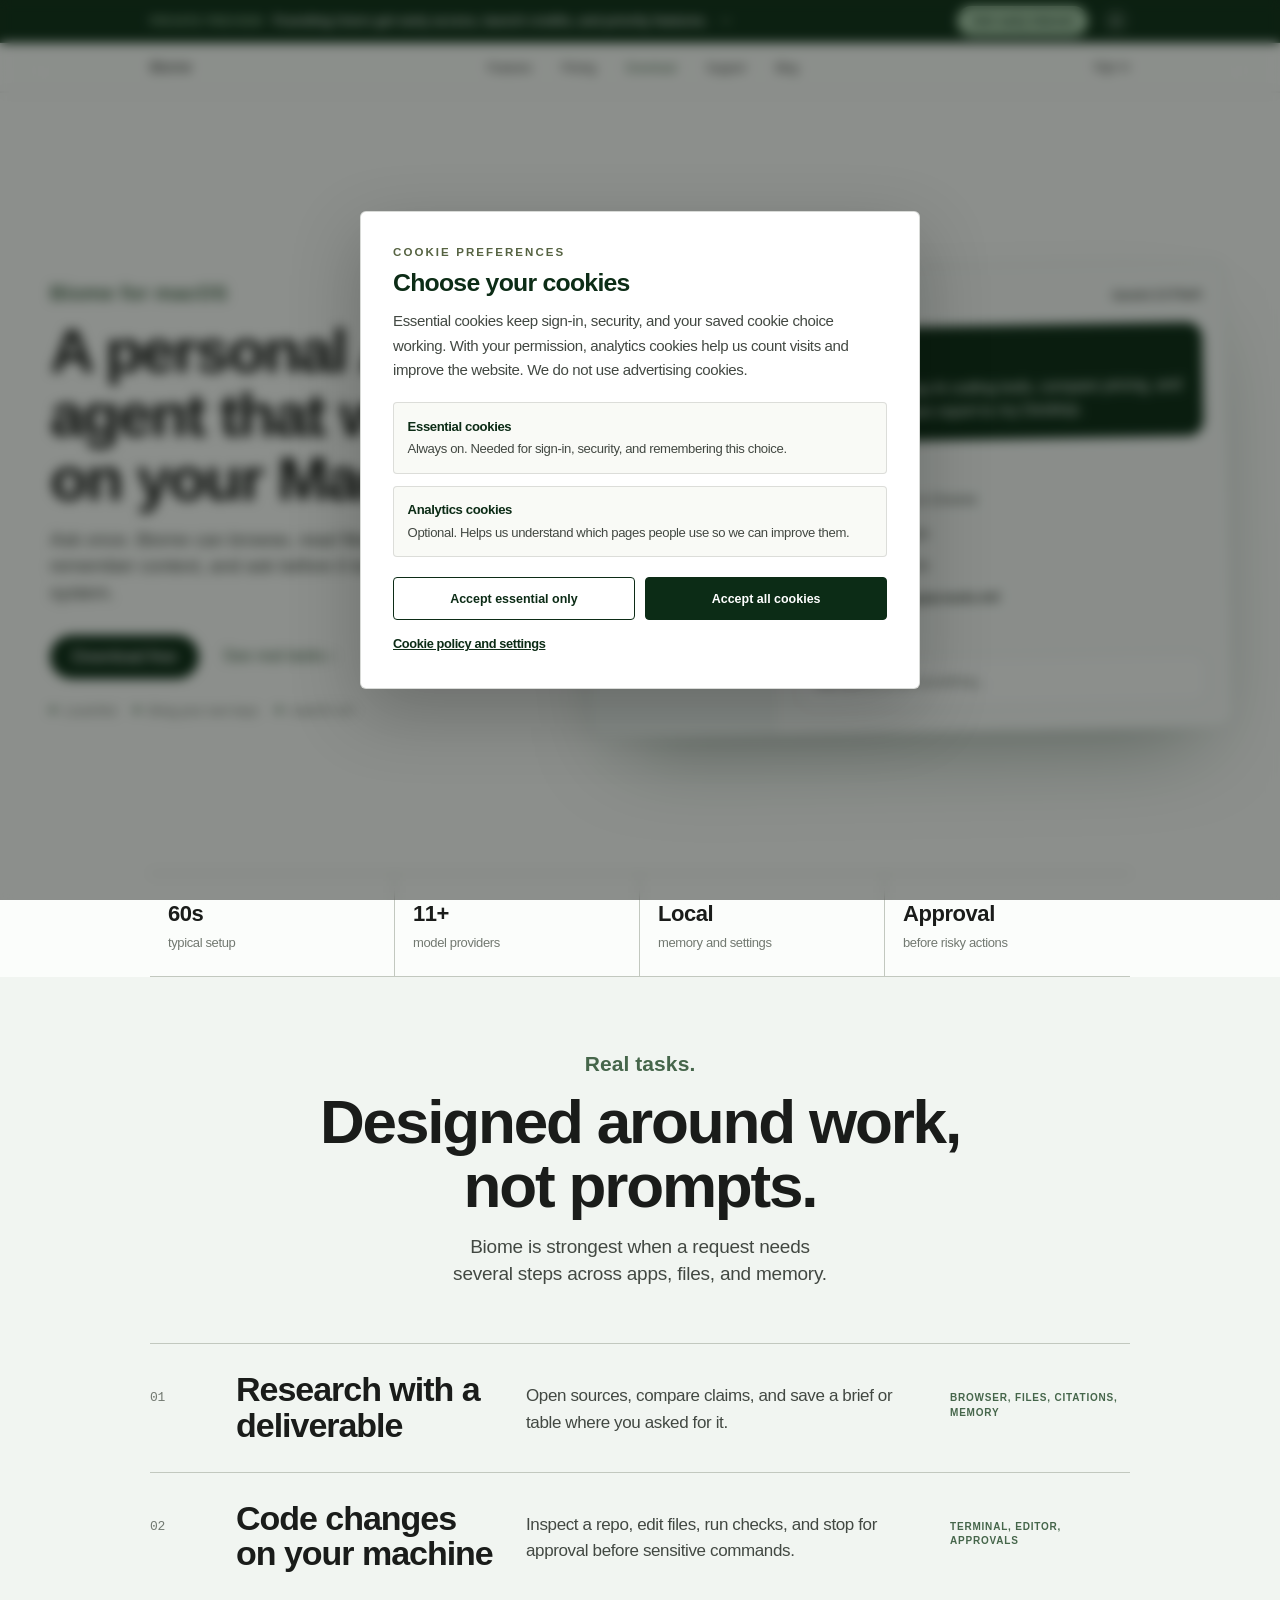
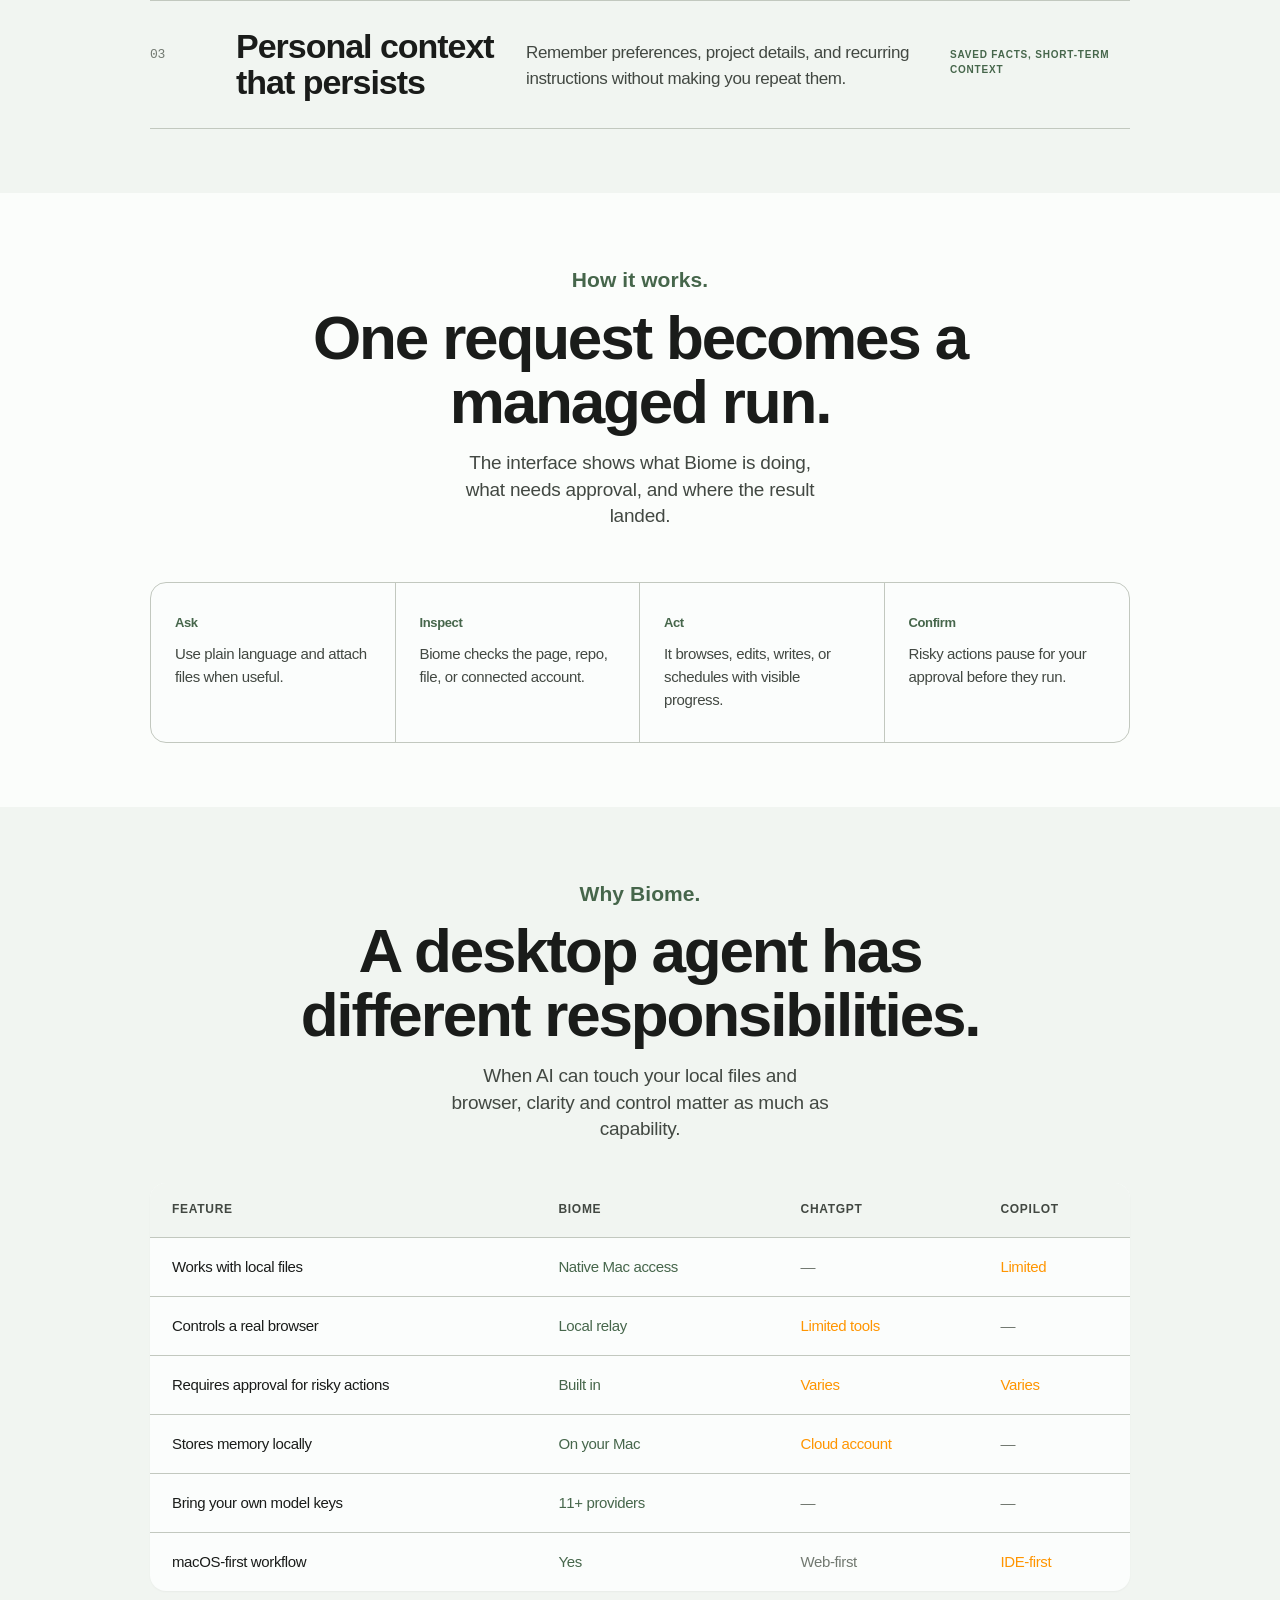
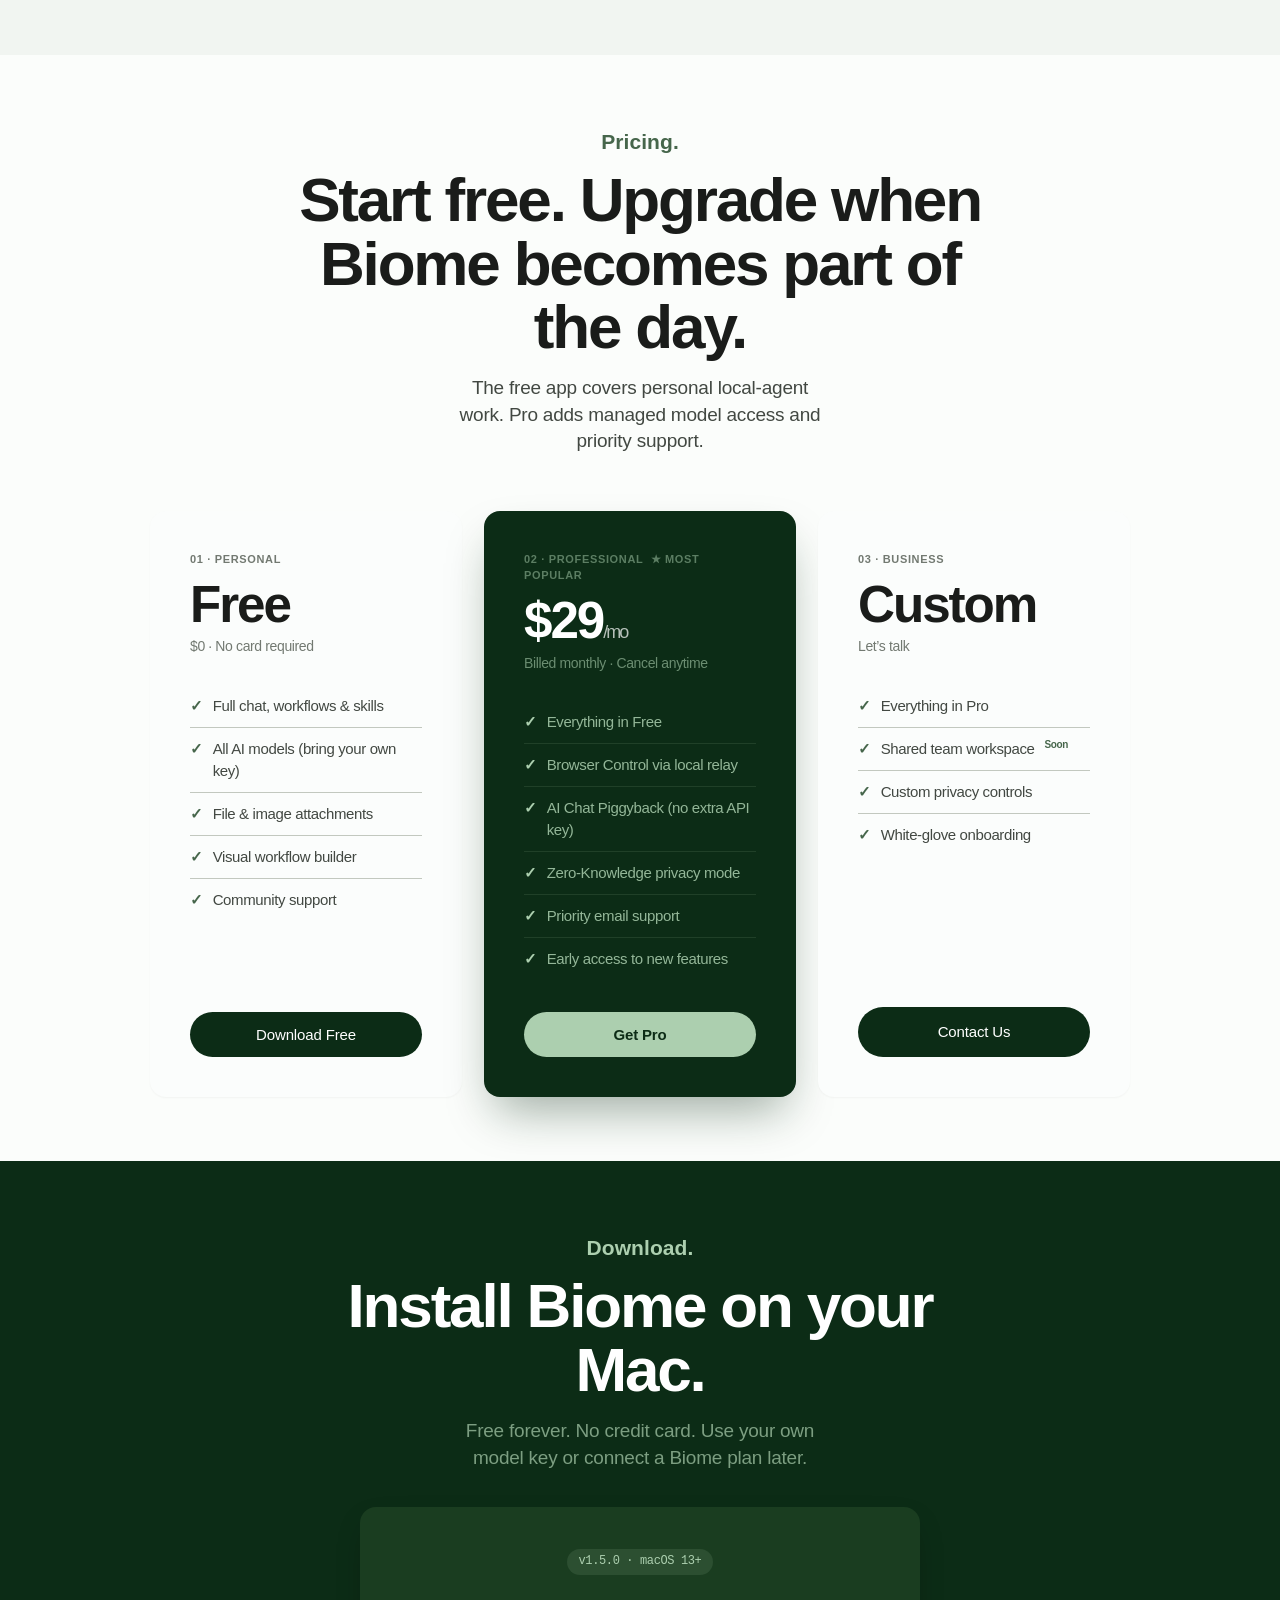
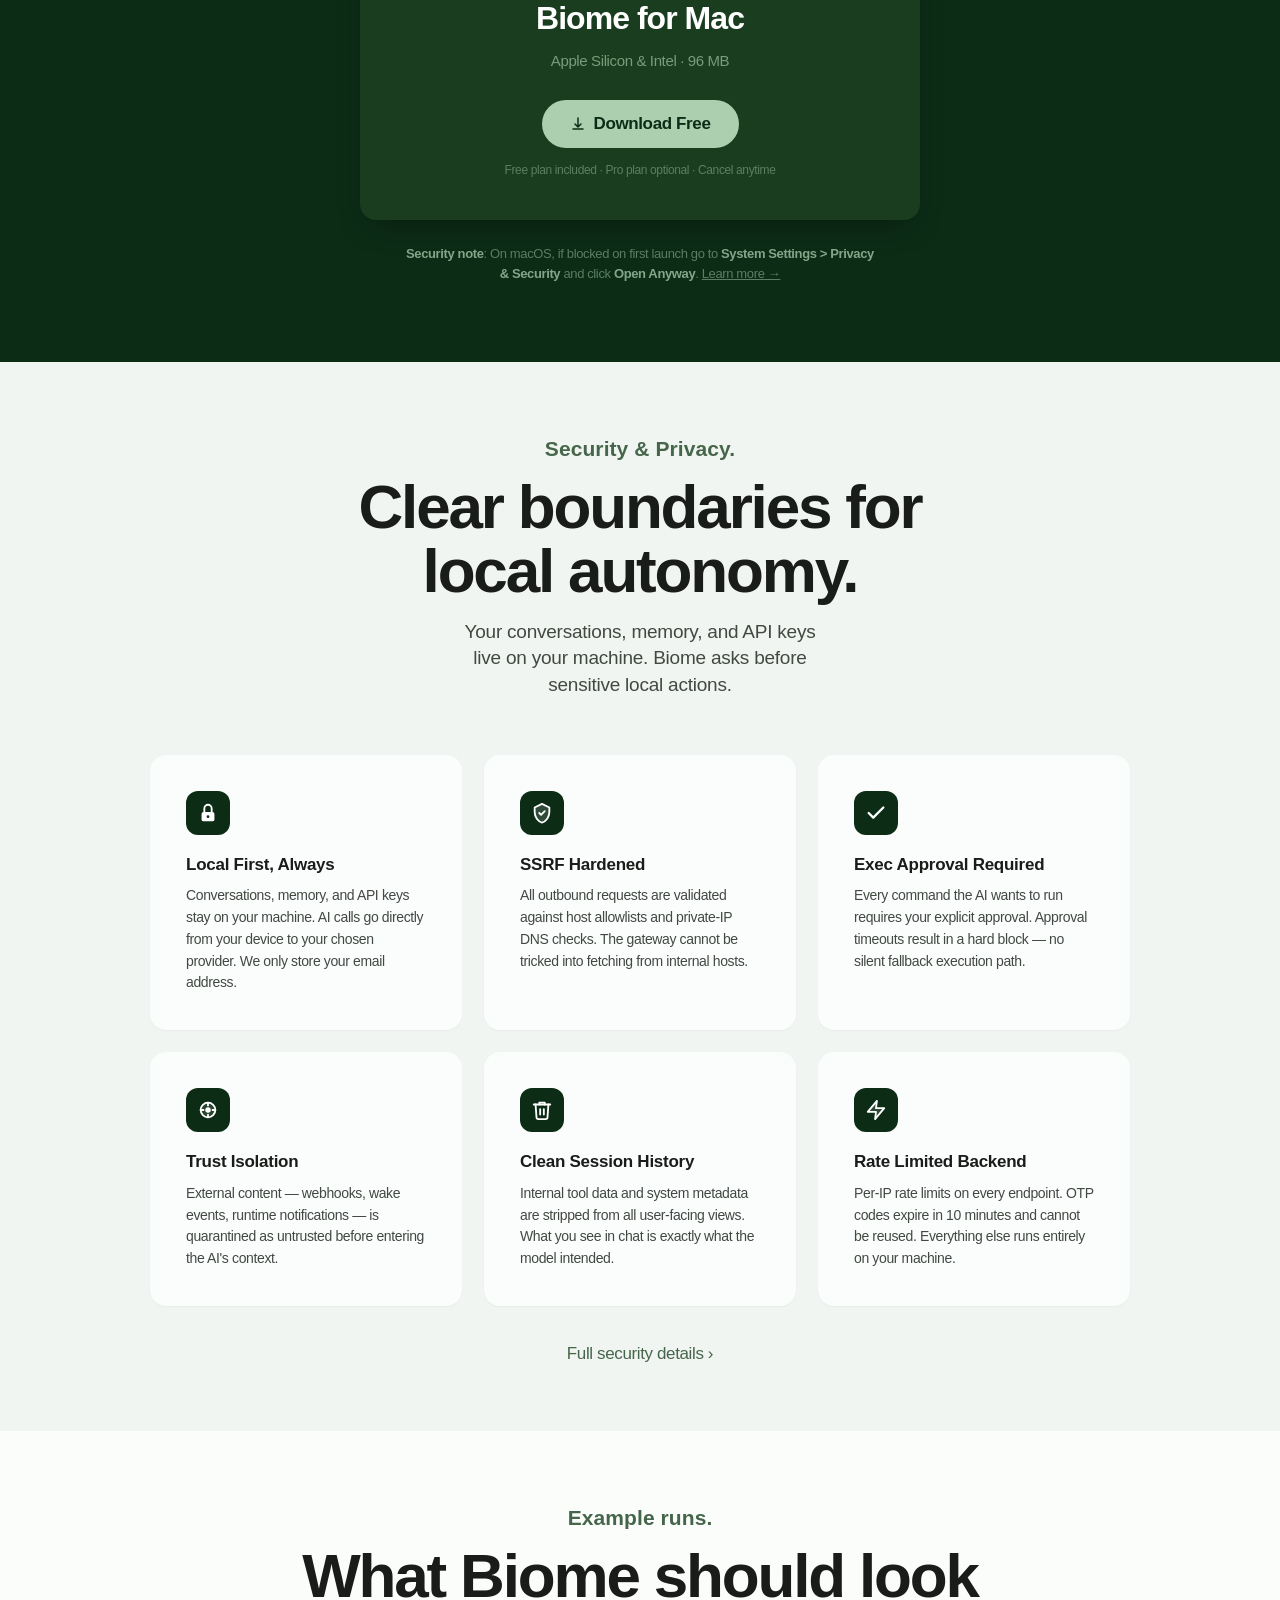
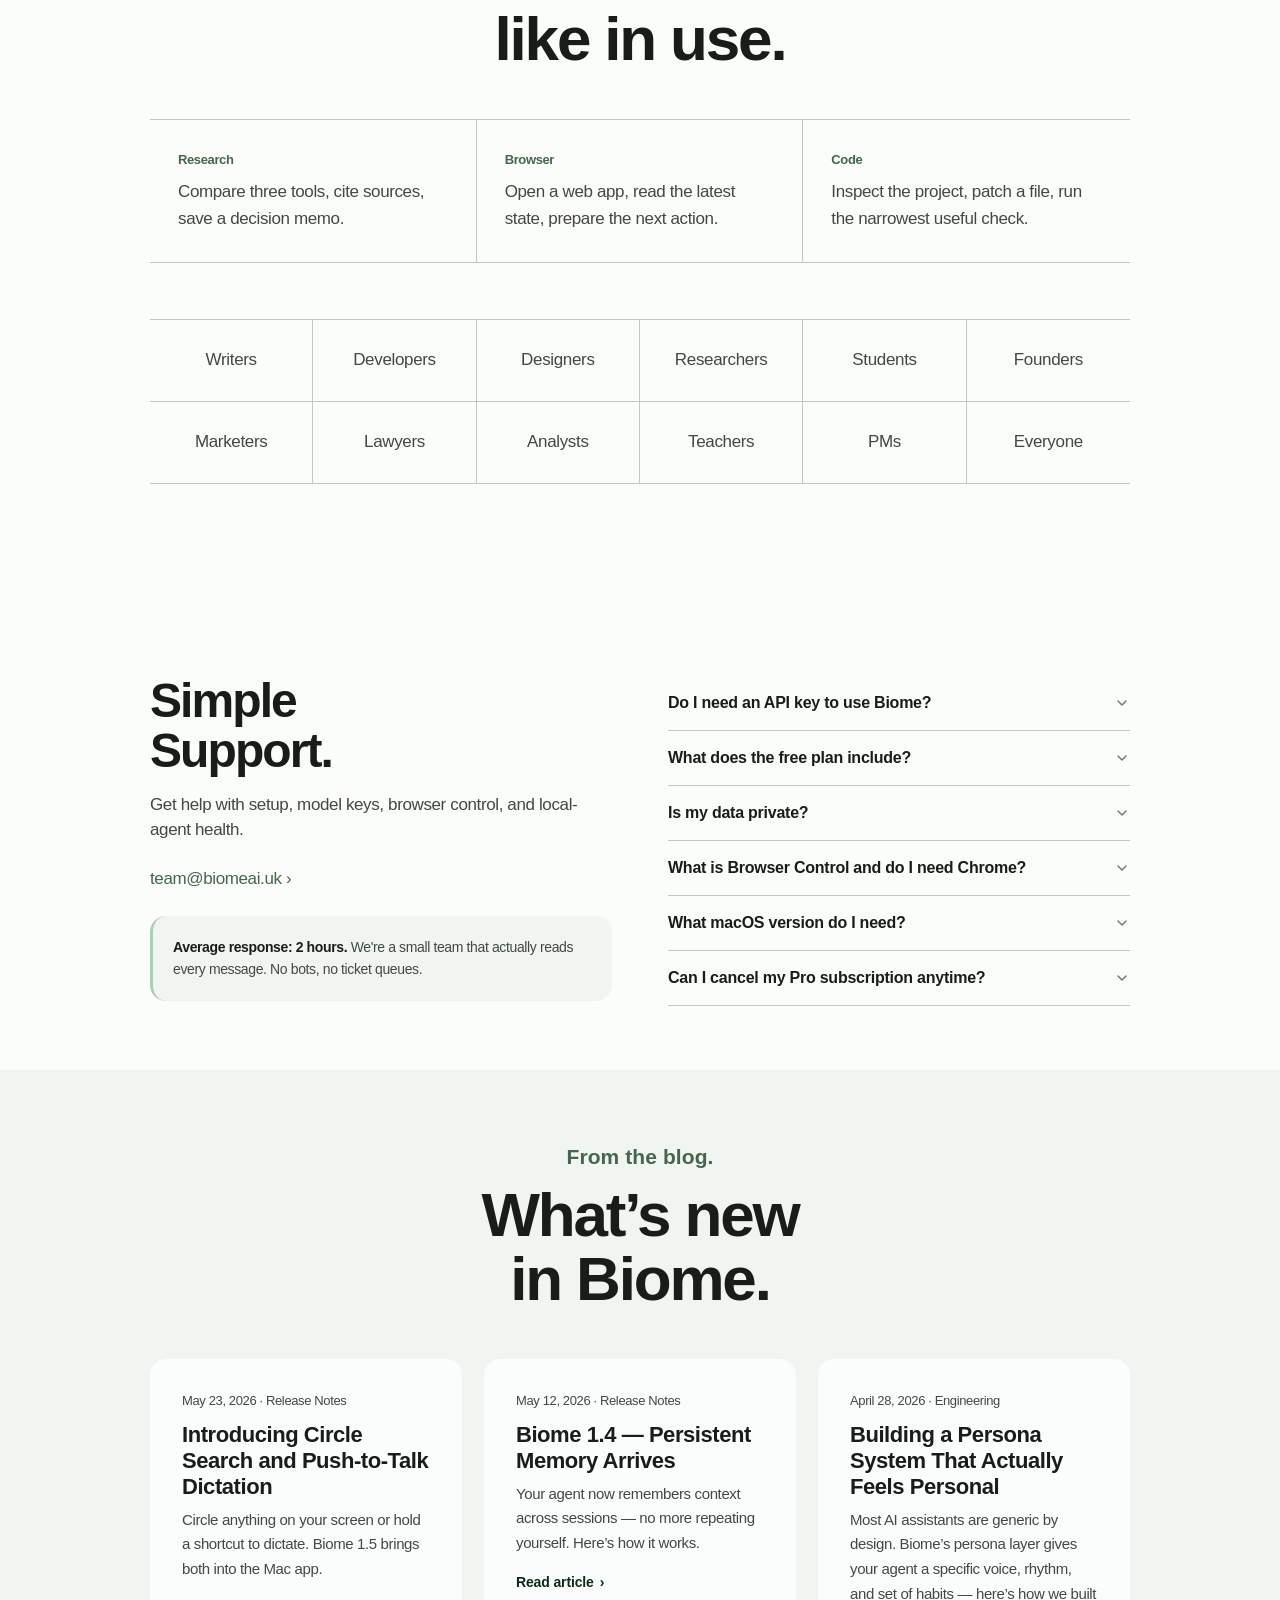
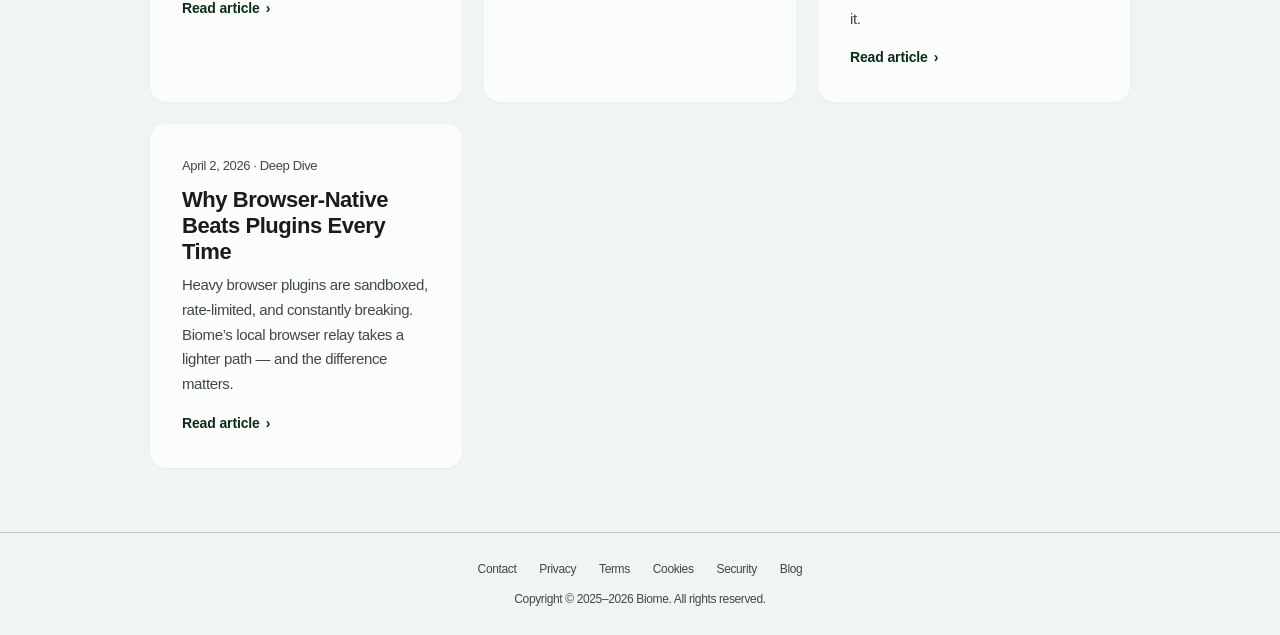
<file: index.html>
<!doctype html>
<html lang="en">
<head>
<meta charset="utf-8" />
<meta name="viewport" content="width=device-width,initial-scale=1" />
<title>Biome — Personal AI Agent for Mac | Autonomous Research, Code & Files</title>
<meta name="description" content="Biome is a personal AI agent for macOS. Autonomously research, write code, browse the web, and manage files — all local-first with your own API keys. Free plan available." />
<meta property="og:type" content="website" />
<meta property="og:url" content="https://biomeai.uk/" />
<meta property="og:title" content="Biome — Personal AI Agent for Mac" />
<meta property="og:description" content="Autonomously research, write code, browse the web, and manage files — all local-first on macOS. Free plan available." />
<meta property="og:image" content="https://biomeai.uk/og-image.png" />
<meta name="twitter:card" content="summary_large_image" />
<meta name="twitter:title" content="Biome — Personal AI Agent for Mac" />
<meta name="twitter:description" content="Autonomously research, write code, browse the web, and manage files — local-first on macOS. Free plan available." />
<meta name="twitter:image" content="https://biomeai.uk/og-image.png" />
<link rel="canonical" href="https://biomeai.uk/" />
<script type="application/ld+json">
[
  {
    "@context": "https://schema.org",
    "@type": "SoftwareApplication",
    "name": "Biome",
    "url": "https://biomeai.uk",
    "description": "Personal AI agent for macOS. Autonomously research, write code, browse the web, and manage files — local-first with your own API keys.",
    "applicationCategory": "ProductivityApplication",
    "operatingSystem": ["macOS 13+"],
    "offers": [
      {"@type": "Offer", "name": "Personal", "price": "0", "priceCurrency": "GBP"},
      {"@type": "Offer", "name": "Pro", "price": "29", "priceCurrency": "GBP"}
    ]
  },
  {
    "@context": "https://schema.org",
    "@type": "FAQPage",
    "mainEntity": [
      {
        "@type": "Question",
        "name": "Do I need an API key to use Biome?",
        "acceptedAnswer": {"@type": "Answer", "text": "Yes — Biome runs on your machine and calls AI APIs directly using your own keys. You can bring keys for Google Gemini (free tier available), Anthropic Claude, OpenAI, xAI Grok, Mistral, or Perplexity. Keys are stored locally, never sent to our servers. Gemini has a generous free tier, so you can get started at zero cost."}
      },
      {
        "@type": "Question",
        "name": "What does the free plan include?",
        "acceptedAnswer": {"@type": "Answer", "text": "The free download gives you the full Biome app — chat, workflows, skills, all AI models (bring your own key), file attachments, and community support. Pro unlocks Browser Control through the local browser relay and lightweight Chrome extension, AI Chat Piggyback, Zero-Knowledge privacy mode, and priority support."}
      },
      {
        "@type": "Question",
        "name": "Is my data private?",
        "acceptedAnswer": {"@type": "Answer", "text": "Almost everything stays on your machine. Conversations, memory, and settings are stored locally by the desktop app — never on our servers. API calls go directly from your device to whichever AI provider you choose. We only keep account, billing, and consent records needed to run the service."}
      },
      {
        "@type": "Question",
        "name": "What is Browser Control and do I need Chrome?",
        "acceptedAnswer": {"@type": "Answer", "text": "Browser Control is a Pro feature that lets your agent open URLs, click elements, fill forms, and read page content in Chrome through Biome's local browser relay and lightweight Chrome extension. It's not required for basic web search — that works without Chrome. Browser Control unlocks deeper automation like reading paywalled content, filling forms, and interacting with web apps."}
      },
      {
        "@type": "Question",
        "name": "What macOS version do I need?",
        "acceptedAnswer": {"@type": "Answer", "text": "Biome requires macOS 13 Ventura or later. It runs natively on both Apple Silicon (M-series) and Intel Macs. A Windows version is in active development."}
      },
      {
        "@type": "Question",
        "name": "Can I cancel my Pro subscription anytime?",
        "acceptedAnswer": {"@type": "Answer", "text": "Yes. Cancel anytime from your billing portal with no questions asked. You keep Pro access until the end of your current billing period, then revert to the free tier automatically."}
      }
    ]
  },
  {
    "@context": "https://schema.org",
    "@type": "Organization",
    "name": "Biome",
    "url": "https://biomeai.uk",
    "email": "team@biomeai.uk"
  }
]
</script>
<link rel="icon" href="/favicon.ico" sizes="any" />
<link rel="icon" type="image/svg+xml" href="/favicon.svg" />
<link rel="apple-touch-icon" href="/apple-touch-icon.png" />
<link rel="manifest" href="/site.webmanifest" />
<meta name="theme-color" content="#0c2c16" />
<link rel="stylesheet" href="site.css?v=20260530-founders-email">
</head>
<body>

<!-- ── Toast ── -->
<div id="toast"></div>

<!-- ── Auth Modal ── -->
<div id="modal-overlay" role="dialog" aria-modal="true" aria-labelledby="modal-title-el" aria-hidden="true" inert hidden>
  <div id="modal-box">
    <button class="modal-close" onclick="closeModal()" aria-label="Close">&#x2715;</button>

    <!-- Step 1: Create / Sign In -->
    <div id="modal-step-1">
      <div class="modal-eyebrow" id="modal-plan-label">Personal Plan</div>
      <h2 class="modal-title" id="modal-title-el">Start for Free</h2>
      <p class="modal-desc" id="modal-desc">Create your account and deploy your first AI agent in under 60 seconds.</p>

      <div class="modal-tabs">
        <button id="modal-tab-create" class="modal-tab active" onclick="switchModalTab('create')">Create Account</button>
        <button id="modal-tab-signin" class="modal-tab" onclick="switchModalTab('signin')">Sign In</button>
      </div>

      <!-- Register panel -->
      <div id="modal-panel-create">
        <form id="modal-form" onsubmit="handleRegister(event)">
          <div class="modal-field">
            <label class="modal-label" for="modal-username-input">Username</label>
            <input id="modal-username-input" class="modal-input" type="text" required placeholder="yourname" maxlength="30" autocomplete="off" autocorrect="off" spellcheck="false" />
          </div>
          <div class="modal-field">
            <label class="modal-label" for="modal-email-input">Email Address</label>
            <input id="modal-email-input" class="modal-input" type="email" required placeholder="you@company.com" autocomplete="email" />
            <p id="modal-email-app-notice" class="hidden">Use the same email as your Biome app — your Pro plan activates automatically when you sign in to the app.</p>
          </div>
          <div class="modal-field">
            <label class="modal-label" for="modal-password-input">Password</label>
            <input id="modal-password-input" class="modal-input" type="password" required placeholder="Min 8 characters" autocomplete="new-password" />
          </div>
          <div id="modal-error" class="modal-error hidden"></div>
          <button type="submit" id="modal-cta" class="modal-cta">Send Verification Code</button>
        </form>
        <p class="modal-footer">By signing up you agree to our <a href="/terms.html" target="_blank" rel="noopener">Terms of Service</a> and <a href="/privacy.html" target="_blank" rel="noopener">Privacy Policy</a>.</p>
      </div>

      <!-- Sign in panel -->
      <div id="modal-panel-signin" class="hidden">
        <form id="modal-signin-form" onsubmit="handleSignIn(event)">
          <div class="modal-field">
            <label class="modal-label" for="modal-si-identifier">Email or Username</label>
            <input id="modal-si-identifier" class="modal-input" type="text" required placeholder="you@company.com" autocomplete="email" />
          </div>
          <div class="modal-field">
            <label class="modal-label" for="modal-si-password">Password</label>
            <input id="modal-si-password" class="modal-input" type="password" required placeholder="Your password" autocomplete="current-password" />
          </div>
          <div id="modal-signin-error" class="modal-error hidden"></div>
          <button type="submit" id="modal-signin-cta" class="modal-cta">Sign In</button>
        </form>
      </div>
    </div>

    <!-- Step 2: OTP -->
    <div id="modal-step-2" class="hidden">
      <button onclick="backToStep1()" style="background:0;border:0;cursor:pointer;font-size:13px;color:var(--ink-2);margin-bottom:20px;padding:0;font-family:inherit;">&#8592; Back</button>
      <h2 class="modal-title">Check Your Inbox</h2>
      <p class="modal-desc">We sent a 6-digit code to <strong id="modal-otp-email-display"></strong></p>
      <form id="modal-otp-form" onsubmit="handleVerifyOTP(event)">
        <div class="modal-field">
          <label class="modal-label" for="modal-otp-input">Verification Code</label>
          <input id="modal-otp-input" class="modal-input otp-input" type="text" inputmode="numeric" pattern="[0-9]{6}" maxlength="6" required placeholder="000000" autocomplete="one-time-code" />
        </div>
        <div id="modal-otp-error" class="modal-error hidden"></div>
        <button type="submit" id="modal-otp-cta" class="modal-cta">Verify &amp; Create Account</button>
      </form>
      <p class="modal-footer">Didn&#8217;t get it? <button type="button" onclick="resendOTP()" style="background:0;border:0;cursor:pointer;text-decoration:underline;color:var(--ink-3);font-family:inherit;font-size:11px;padding:0;">Resend code</button> &nbsp;&middot;&nbsp; Expires in 10 minutes.</p>
    </div>
  </div>
</div>

<!-- ── Nav ── -->
<div class="nav-wrap">
  <div class="founders-banner" id="founders-banner" data-expanded="false">
    <div class="founders-banner-inner">
      <button class="founders-banner-toggle" type="button" onclick="toggleFoundersBanner()" aria-expanded="false" aria-controls="founders-banner-details">
        <span class="founders-kicker">Private preview</span>
        <span class="founders-title">Founding Users get early access, launch credits, and priority features.</span>
        <svg class="founders-chevron" width="16" height="16" viewBox="0 0 16 16" fill="none" aria-hidden="true">
          <path d="M4 6l4 4 4-4" stroke="currentColor" stroke-width="1.6" stroke-linecap="round" stroke-linejoin="round"/>
        </svg>
      </button>
      <button class="founders-cta" type="button" onclick="openFoundersSignup()">Join early interest</button>
      <button class="founders-dismiss" type="button" onclick="dismissFoundersBanner()" aria-label="Dismiss Founding Users banner">
        <svg width="14" height="14" viewBox="0 0 14 14" fill="none" aria-hidden="true">
          <path d="M3 3l8 8M11 3l-8 8" stroke="currentColor" stroke-width="1.6" stroke-linecap="round"/>
        </svg>
      </button>
    </div>
    <div class="founders-banner-details" id="founders-banner-details">
      <div class="founders-detail-grid">
        <span>Early access before public launch</span>
        <span>Free launch credits</span>
        <span>Help shape the product</span>
      </div>
    </div>
  </div>
  <nav class="nav" aria-label="Main navigation">
    <a class="brand" href="/">Biome</a>
    <ul>
      <li><a href="#features" class="nav-link" data-section="features">Features</a></li>
      <li><a href="#pricing" class="nav-link" data-section="pricing">Pricing</a></li>
      <li><a href="#download" class="nav-link" data-section="download">Download</a></li>
      <li><a href="#support" class="nav-link" data-section="support">Support</a></li>
      <li><a href="/blog/" class="nav-link">Blog</a></li>
    </ul>
    <div class="right">
      <button id="nav-auth-btn" onclick="openModal('signin')">Sign in</button>
    </div>
    <button class="nav-hamburger" id="hamburger" onclick="toggleMobileMenu()" aria-label="Open menu" aria-expanded="false" aria-controls="mobile-menu">
      <svg id="hamburger-icon" width="20" height="20" viewBox="0 0 20 20" fill="none">
        <path d="M3 5h14M3 10h14M3 15h14" stroke="currentColor" stroke-width="1.5" stroke-linecap="round"/>
      </svg>
    </button>
  </nav>
  <div id="mobile-menu" aria-hidden="true">
    <div class="mm-inner">
      <a href="#features" onclick="closeMobileMenu()">Features</a>
      <a href="#pricing" onclick="closeMobileMenu()">Pricing</a>
      <a href="#download" onclick="closeMobileMenu()">Download</a>
      <a href="#support" onclick="closeMobileMenu()">Support</a>
      <a href="/blog/" onclick="closeMobileMenu()">Blog</a>
      <button onclick="closeMobileMenu(); openModal('signin')">Sign In</button>
    </div>
  </div>
</div>

<!-- ── Hero ── -->
<section class="light" id="hero" aria-labelledby="hero-heading">
  <div class="hero-wrap">
    <div class="hero-copy">
      <p class="eyebrow">Biome for macOS</p>
      <h1 class="headline" id="hero-heading">A personal AI agent that works on your Mac.</h1>
      <p class="sub">Ask once. Biome can browse, read files, write code, remember context, and ask before it touches your system.</p>
      <div class="cta-row">
        <button class="btn" onclick="handleDownload('macOS')">Download free</button>
        <a class="link-cta" href="#features">See real tasks &rsaquo;</a>
      </div>
      <div class="hero-trust">
        <span>Local-first</span>
        <span>Bring your own keys</span>
        <span>macOS 13+</span>
      </div>
    </div>

    <div class="product-stage" aria-label="Biome app preview">
      <div class="app-window">
        <div class="app-sidebar">
          <div class="app-brand"><span></span>Biome</div>
          <div class="app-nav active">Chat</div>
          <div class="app-nav">Workflows</div>
          <div class="app-nav">Agents</div>
          <div class="app-nav">Memory</div>
        </div>
        <div class="app-main">
          <div class="app-top">
            <span>Local agent ready</span>
            <strong>Gemini 2.5 Flash</strong>
          </div>
          <div class="task-card">
            <small>You</small>
            <p>Research the top AI coding tools, compare pricing, and save a markdown report to my Desktop.</p>
          </div>
          <div class="task-timeline">
            <div><span></span>Opened sources in Chrome</div>
            <div><span></span>Read pricing pages</div>
            <div><span></span>Compared features</div>
            <div><span></span>Wrote <strong>~/Desktop/ai-tools.md</strong></div>
          </div>
          <div class="compose-preview">Ask Biome to do something...</div>
        </div>
      </div>
    </div>
  </div>
</section>

<!-- ── Proof ── -->
<section class="proof-strip reveal" aria-label="Biome product proof">
  <div class="wrap proof-grid">
    <div><strong>60s</strong><span>typical setup</span></div>
    <div><strong>11+</strong><span>model providers</span></div>
    <div><strong>Local</strong><span>memory and settings</span></div>
    <div><strong>Approval</strong><span>before risky actions</span></div>
  </div>
</section>

<!-- ── Capabilities ── -->
<section class="gray reveal" id="features" aria-labelledby="feat-heading">
  <div class="wrap">
    <p class="eyebrow">Real tasks.</p>
    <h2 class="headline" id="feat-heading">Designed around work, not prompts.</h2>
    <p class="sub">Biome is strongest when a request needs several steps across apps, files, and memory.</p>

    <div class="workflow-list">
      <article>
        <span class="workflow-index">01</span>
        <h3>Research with a deliverable</h3>
        <p>Open sources, compare claims, and save a brief or table where you asked for it.</p>
        <small>Browser, files, citations, memory</small>
      </article>
      <article>
        <span class="workflow-index">02</span>
        <h3>Code changes on your machine</h3>
        <p>Inspect a repo, edit files, run checks, and stop for approval before sensitive commands.</p>
        <small>Terminal, editor, approvals</small>
      </article>
      <article>
        <span class="workflow-index">03</span>
        <h3>Personal context that persists</h3>
        <p>Remember preferences, project details, and recurring instructions without making you repeat them.</p>
        <small>Saved facts, short-term context</small>
      </article>
    </div>
  </div>
</section>

<!-- ── How it works ── -->
<section class="light reveal" id="how-it-works">
  <div class="wrap">
    <p class="eyebrow">How it works.</p>
    <h2 class="headline">One request becomes a managed run.</h2>
    <p class="sub">The interface shows what Biome is doing, what needs approval, and where the result landed.</p>

    <div class="process">
      <div><span>Ask</span><p>Use plain language and attach files when useful.</p></div>
      <div><span>Inspect</span><p>Biome checks the page, repo, file, or connected account.</p></div>
      <div><span>Act</span><p>It browses, edits, writes, or schedules with visible progress.</p></div>
      <div><span>Confirm</span><p>Risky actions pause for your approval before they run.</p></div>
    </div>
  </div>
</section>

<!-- ── Versus ── -->
<section class="gray reveal" id="versus">
  <div class="wrap">
    <p class="eyebrow">Why Biome.</p>
    <h2 class="headline">A desktop agent has different responsibilities.</h2>
    <p class="sub">When AI can touch your local files and browser, clarity and control matter as much as capability.</p>

    <table class="compare">
      <thead>
        <tr><th>Feature</th><th>Biome</th><th>ChatGPT</th><th>Copilot</th></tr>
      </thead>
      <tbody>
        <tr><td class="feat">Works with local files</td><td class="biome">Native Mac access</td><td class="n">&#x2014;</td><td class="p">Limited</td></tr>
        <tr><td class="feat">Controls a real browser</td><td class="biome">Local relay</td><td class="p">Limited tools</td><td class="n">&#x2014;</td></tr>
        <tr><td class="feat">Requires approval for risky actions</td><td class="biome">Built in</td><td class="p">Varies</td><td class="p">Varies</td></tr>
        <tr><td class="feat">Stores memory locally</td><td class="biome">On your Mac</td><td class="p">Cloud account</td><td class="n">&#x2014;</td></tr>
        <tr><td class="feat">Bring your own model keys</td><td class="biome">11+ providers</td><td class="n">&#x2014;</td><td class="n">&#x2014;</td></tr>
        <tr><td class="feat">macOS-first workflow</td><td class="biome">Yes</td><td class="n">Web-first</td><td class="p">IDE-first</td></tr>
      </tbody>
    </table>
  </div>
</section>

<!-- ── Pricing ── -->
<section class="light reveal" id="pricing" aria-labelledby="pricing-heading">
  <div class="wrap">
    <p class="eyebrow">Pricing.</p>
    <h2 class="headline" id="pricing-heading">Start free. Upgrade when Biome becomes part of the day.</h2>
    <p class="sub">The free app covers personal local-agent work. Pro adds managed model access and priority support.</p>

    <div class="pricing-grid">
      <!-- Free -->
      <div class="pricing-tile">
        <div class="pricing-plan">01 &middot; Personal</div>
        <div class="pricing-price">Free</div>
        <div class="pricing-cadence">$0 &middot; No card required</div>
        <ul class="pricing-features">
          <li><span class="pricing-check">&#x2713;</span> Full chat, workflows &amp; skills</li>
          <li><span class="pricing-check">&#x2713;</span> All AI models (bring your own key)</li>
          <li><span class="pricing-check">&#x2713;</span> File &amp; image attachments</li>
          <li><span class="pricing-check">&#x2713;</span> Visual workflow builder</li>
          <li><span class="pricing-check">&#x2713;</span> Community support</li>
        </ul>
        <button class="pricing-cta" onclick="handleDownload('macOS')">Download Free</button>
      </div>

      <!-- Pro -->
      <div class="pricing-tile featured">
        <div class="pricing-plan">02 &middot; Professional &nbsp;&#x2605; Most Popular</div>
        <div class="pricing-price">$29<span style="font-size:18px;font-weight:400;opacity:.7">/mo</span></div>
        <div class="pricing-cadence">Billed monthly &middot; Cancel anytime</div>
        <ul class="pricing-features">
          <li><span class="pricing-check">&#x2713;</span> Everything in Free</li>
          <li><span class="pricing-check">&#x2713;</span> Browser Control via local relay</li>
          <li><span class="pricing-check">&#x2713;</span> AI Chat Piggyback (no extra API key)</li>
          <li><span class="pricing-check">&#x2713;</span> Zero-Knowledge privacy mode</li>
          <li><span class="pricing-check">&#x2713;</span> Priority email support</li>
          <li><span class="pricing-check">&#x2713;</span> Early access to new features</li>
        </ul>
        <button class="pricing-cta" onclick="openModal('pro')">Get Pro</button>
      </div>

      <!-- Business -->
      <div class="pricing-tile">
        <div class="pricing-plan">03 &middot; Business</div>
        <div class="pricing-price">Custom</div>
        <div class="pricing-cadence">Let&rsquo;s talk</div>
        <ul class="pricing-features">
          <li><span class="pricing-check">&#x2713;</span> Everything in Pro</li>
          <li><span class="pricing-check">&#x2713;</span> Shared team workspace <span style="font-size:10px;font-weight:600;color:var(--sage)">Soon</span></li>
          <li><span class="pricing-check">&#x2713;</span> Custom privacy controls</li>
          <li><span class="pricing-check">&#x2713;</span> White-glove onboarding</li>
        </ul>
        <a class="pricing-cta" href="mailto:team@biomeai.uk">Contact Us</a>
      </div>
    </div>
  </div>
</section>

<!-- ── Download ── -->
<section class="dark reveal" id="download" aria-labelledby="dl-heading">
  <div class="wrap">
    <p class="eyebrow">Download.</p>
    <h2 class="headline" id="dl-heading">Install Biome on your Mac.</h2>
    <p class="sub">Free forever. No credit card. Use your own model key or connect a Biome plan later.</p>

    <div class="dl-box">
      <div class="v-badge">v1.5.0 &middot; macOS 13+</div>
      <div class="dl-title">Biome for Mac</div>
      <div class="dl-sub">Apple Silicon &amp; Intel &middot; 96 MB</div>
      <button class="btn-dl" onclick="handleDownload('macOS')">
        <svg width="16" height="16" viewBox="0 0 16 16" fill="none" aria-hidden="true">
          <path d="M8 2v9M5 8l3 3 3-3M3 13h10" stroke="currentColor" stroke-width="1.5" stroke-linecap="round" stroke-linejoin="round"/>
        </svg>
        Download Free
      </button>
      <div class="req">Free plan included &middot; Pro plan optional &middot; Cancel anytime</div>
    </div>

    <p style="margin-top:24px;font-size:13px;color:rgba(172,207,175,0.5);max-width:480px;margin-inline:auto;line-height:1.6">
      <strong style="color:rgba(172,207,175,0.75)">Security note</strong>: On macOS, if blocked on first launch go to
      <strong style="color:rgba(172,207,175,0.75)">System Settings &gt; Privacy &amp; Security</strong> and click
      <strong style="color:rgba(172,207,175,0.75)">Open Anyway</strong>.
      <a href="/security.html" style="color:rgba(172,207,175,0.5);text-decoration:underline;">Learn more &rarr;</a>
    </p>
  </div>
</section>

<!-- ── Security ── -->
<section class="gray reveal" id="security" aria-labelledby="sec-heading">
  <div class="wrap">
    <p class="eyebrow">Security &amp; Privacy.</p>
    <h2 class="headline" id="sec-heading">Clear boundaries for local autonomy.</h2>
    <p class="sub">Your conversations, memory, and API keys live on your machine. Biome asks before sensitive local actions.</p>

    <div class="security-grid">
      <div class="sec-card">
        <div class="sec-icon">
          <svg width="22" height="22" viewBox="0 0 24 24" fill="none" stroke="white" stroke-width="2" stroke-linecap="round" stroke-linejoin="round">
            <rect x="5" y="11" width="14" height="10" rx="2" fill="white" stroke="none"/>
            <path d="M8 11V7a4 4 0 018 0v4" stroke="white" stroke-width="2" fill="none"/>
            <circle cx="12" cy="16" r="1.5" fill="#0c2c16" stroke="none"/>
          </svg>
        </div>
        <h3>Local First, Always</h3>
        <p>Conversations, memory, and API keys stay on your machine. AI calls go directly from your device to your chosen provider. We only store your email address.</p>
      </div>
      <div class="sec-card">
        <div class="sec-icon">
          <svg width="22" height="22" viewBox="0 0 24 24" fill="none" stroke="white" stroke-width="2" stroke-linecap="round" stroke-linejoin="round">
            <path d="M12 2L4 6v5c0 5.25 3.5 10.15 8 11.5 4.5-1.35 8-6.25 8-11.5V6l-8-4z" fill="rgba(255,255,255,0.15)" stroke="white"/>
            <path d="M9 12l2 2 4-4"/>
          </svg>
        </div>
        <h3>SSRF Hardened</h3>
        <p>All outbound requests are validated against host allowlists and private-IP DNS checks. The gateway cannot be tricked into fetching from internal hosts.</p>
      </div>
      <div class="sec-card">
        <div class="sec-icon">
          <svg width="22" height="22" viewBox="0 0 24 24" fill="none" stroke="white" stroke-width="2.5" stroke-linecap="round" stroke-linejoin="round">
            <path d="M20 6L9 17l-5-5"/>
          </svg>
        </div>
        <h3>Exec Approval Required</h3>
        <p>Every command the AI wants to run requires your explicit approval. Approval timeouts result in a hard block — no silent fallback execution path.</p>
      </div>
      <div class="sec-card">
        <div class="sec-icon">
          <svg width="22" height="22" viewBox="0 0 24 24" fill="none" stroke="white" stroke-width="2" stroke-linecap="round" stroke-linejoin="round">
            <circle cx="12" cy="12" r="8" fill="rgba(255,255,255,0.12)" stroke="white"/>
            <circle cx="12" cy="12" r="3" fill="white" stroke="none"/>
            <line x1="12" y1="4" x2="12" y2="7"/><line x1="12" y1="17" x2="12" y2="20"/>
            <line x1="4" y1="12" x2="7" y2="12"/><line x1="17" y1="12" x2="20" y2="12"/>
          </svg>
        </div>
        <h3>Trust Isolation</h3>
        <p>External content — webhooks, wake events, runtime notifications — is quarantined as untrusted before entering the AI's context.</p>
      </div>
      <div class="sec-card">
        <div class="sec-icon">
          <svg width="22" height="22" viewBox="0 0 24 24" fill="none" stroke="white" stroke-width="2" stroke-linecap="round" stroke-linejoin="round">
            <polyline points="3 6 5 6 21 6"/><rect x="8" y="6" width="8" height="0" rx="0"/>
            <path d="M19 6l-1 14a2 2 0 01-2 2H8a2 2 0 01-2-2L5 6"/>
            <path d="M10 11v6M14 11v6"/>
            <path d="M9 6V4h6v2"/>
          </svg>
        </div>
        <h3>Clean Session History</h3>
        <p>Internal tool data and system metadata are stripped from all user-facing views. What you see in chat is exactly what the model intended.</p>
      </div>
      <div class="sec-card">
        <div class="sec-icon">
          <svg width="22" height="22" viewBox="0 0 24 24" fill="none" stroke="white" stroke-width="2" stroke-linecap="round" stroke-linejoin="round">
            <path d="M13 2L3 14h9l-1 8 10-12h-9l1-8z" fill="rgba(255,255,255,0.15)" stroke="white"/>
          </svg>
        </div>
        <h3>Rate Limited Backend</h3>
        <p>Per-IP rate limits on every endpoint. OTP codes expire in 10 minutes and cannot be reused. Everything else runs entirely on your machine.</p>
      </div>
    </div>

    <div style="margin-top:36px">
      <a class="link-cta" href="/security.html">Full security details &rsaquo;</a>
    </div>
  </div>
</section>

<!-- ── Task examples ── -->
<section class="light reveal" id="social-proof">
  <div class="wrap">
    <p class="eyebrow">Example runs.</p>
    <h2 class="headline">What Biome should look like in use.</h2>

    <div class="run-list">
      <article>
        <span>Research</span>
        <p>Compare three tools, cite sources, save a decision memo.</p>
      </article>
      <article>
        <span>Browser</span>
        <p>Open a web app, read the latest state, prepare the next action.</p>
      </article>
      <article>
        <span>Code</span>
        <p>Inspect the project, patch a file, run the narrowest useful check.</p>
      </article>
    </div>

    <div class="logos">
      <div>Writers</div><div>Developers</div><div>Designers</div><div>Researchers</div><div>Students</div><div>Founders</div>
      <div>Marketers</div><div>Lawyers</div><div>Analysts</div><div>Teachers</div><div>PMs</div><div>Everyone</div>
    </div>
  </div>
</section>


<!-- ── Support / FAQ ── -->
<section class="light reveal" id="support" aria-labelledby="support-heading">
  <div class="wrap">
    <div class="faq-grid">
      <div class="faq-intro">
        <h2 id="support-heading">Simple<br>Support.</h2>
        <p>Get help with setup, model keys, browser control, and local-agent health.</p>
        <a class="link-cta" href="mailto:team@biomeai.uk">team@biomeai.uk &rsaquo;</a>
        <div style="margin-top:24px;padding:20px;background:var(--bg-alt);border-radius:16px;border-left:3px solid var(--sage-2)">
          <p style="font-size:14px;color:var(--ink-2);margin:0;line-height:1.6"><strong style="color:var(--ink)">Average response: 2 hours.</strong> We're a small team that actually reads every message. No bots, no ticket queues.</p>
        </div>
      </div>

      <div>
        <div class="faq-item">
          <button class="faq-trigger" onclick="toggleFaq(this)">
            <h3>Do I need an API key to use Biome?</h3>
            <svg class="faq-chevron" width="16" height="16" viewBox="0 0 16 16" fill="none"><path d="M4 6l4 4 4-4" stroke="currentColor" stroke-width="1.5" stroke-linecap="round" stroke-linejoin="round"/></svg>
          </button>
          <div class="faq-body"><p>Yes — Biome runs on your machine and calls AI APIs directly using your own keys. You can bring keys for Google Gemini (free tier available), Anthropic Claude, OpenAI, xAI Grok, Mistral, or Perplexity. Keys are stored locally, never sent to our servers. Gemini has a generous free tier, so you can get started at zero cost.</p></div>
        </div>
        <div class="faq-item">
          <button class="faq-trigger" onclick="toggleFaq(this)">
            <h3>What does the free plan include?</h3>
            <svg class="faq-chevron" width="16" height="16" viewBox="0 0 16 16" fill="none"><path d="M4 6l4 4 4-4" stroke="currentColor" stroke-width="1.5" stroke-linecap="round" stroke-linejoin="round"/></svg>
          </button>
          <div class="faq-body"><p>The free download gives you the full Biome app — chat, workflows, skills, all AI models (bring your own key), file attachments, and community support. Pro unlocks Browser Control through the local browser relay and lightweight Chrome extension, AI Chat Piggyback, Zero-Knowledge privacy mode, and priority support.</p></div>
        </div>
        <div class="faq-item">
          <button class="faq-trigger" onclick="toggleFaq(this)">
            <h3>Is my data private?</h3>
            <svg class="faq-chevron" width="16" height="16" viewBox="0 0 16 16" fill="none"><path d="M4 6l4 4 4-4" stroke="currentColor" stroke-width="1.5" stroke-linecap="round" stroke-linejoin="round"/></svg>
          </button>
          <div class="faq-body"><p>Almost everything stays on your machine. Conversations, memory, and settings are stored locally by the desktop app — never on our servers. API calls go directly from your device to whichever AI provider you choose. We only keep account, billing, and consent records needed to run the service.</p></div>
        </div>
        <div class="faq-item">
          <button class="faq-trigger" onclick="toggleFaq(this)">
            <h3>What is Browser Control and do I need Chrome?</h3>
            <svg class="faq-chevron" width="16" height="16" viewBox="0 0 16 16" fill="none"><path d="M4 6l4 4 4-4" stroke="currentColor" stroke-width="1.5" stroke-linecap="round" stroke-linejoin="round"/></svg>
          </button>
          <div class="faq-body"><p>Browser Control is a Pro feature that lets your agent open URLs, click elements, fill forms, and read page content in Chrome through Biome's local browser relay and lightweight Chrome extension. It's not required for basic web search — that works without Chrome. Browser Control unlocks deeper automation like reading paywalled content, filling forms, and interacting with web apps.</p></div>
        </div>
        <div class="faq-item">
          <button class="faq-trigger" onclick="toggleFaq(this)">
            <h3>What macOS version do I need?</h3>
            <svg class="faq-chevron" width="16" height="16" viewBox="0 0 16 16" fill="none"><path d="M4 6l4 4 4-4" stroke="currentColor" stroke-width="1.5" stroke-linecap="round" stroke-linejoin="round"/></svg>
          </button>
          <div class="faq-body"><p>Biome requires macOS 13 Ventura or later. It runs natively on both Apple Silicon (M-series) and Intel Macs. A Windows version is in active development.</p></div>
        </div>
        <div class="faq-item">
          <button class="faq-trigger" onclick="toggleFaq(this)">
            <h3>Can I cancel my Pro subscription anytime?</h3>
            <svg class="faq-chevron" width="16" height="16" viewBox="0 0 16 16" fill="none"><path d="M4 6l4 4 4-4" stroke="currentColor" stroke-width="1.5" stroke-linecap="round" stroke-linejoin="round"/></svg>
          </button>
          <div class="faq-body"><p>Yes. Cancel anytime from your billing portal with no questions asked. You keep Pro access until the end of your current billing period, then revert to the free tier automatically.</p></div>
        </div>
      </div>
    </div>
  </div>
</section>

<!-- ── Blog ── -->
<section class="gray reveal" id="blog">
  <div class="wrap">
    <p class="eyebrow">From the blog.</p>
    <h2 class="headline">What&#x2019;s new<br>in Biome.</h2>

    <div class="posts">

      <article class="post">
        <div class="date">May 23, 2026 &middot; Release Notes</div>
        <h3>Introducing Circle Search and Push-to-Talk Dictation</h3>
        <p>Circle anything on your screen or hold a shortcut to dictate. Biome 1.5 brings both into the Mac app.</p>
        <a href="/blog/biome-1-5-system-tools.html" class="post-toggle" style="text-decoration:none">Read article <span class="arr">&#x203A;</span></a>
      </article>

      <article class="post">
        <div class="date">May 12, 2026 &middot; Release Notes</div>
        <h3>Biome 1.4 &#x2014; Persistent Memory Arrives</h3>
        <p>Your agent now remembers context across sessions &#x2014; no more repeating yourself. Here&#x2019;s how it works.</p>
        <a href="/blog/biome-1-4-persistent-memory.html" class="post-toggle" style="text-decoration:none">Read article <span class="arr">&#x203A;</span></a>
      </article>

      <article class="post">
        <div class="date">April 28, 2026 &middot; Engineering</div>
        <h3>Building a Persona System That Actually Feels Personal</h3>
        <p>Most AI assistants are generic by design. Biome&#x2019;s persona layer gives your agent a specific voice, rhythm, and set of habits &#x2014; here&#x2019;s how we built it.</p>
        <a href="/blog/persona-system.html" class="post-toggle" style="text-decoration:none">Read article <span class="arr">&#x203A;</span></a>
      </article>

      <article class="post">
        <div class="date">April 2, 2026 &middot; Deep Dive</div>
        <h3>Why Browser-Native Beats Plugins Every Time</h3>
        <p>Heavy browser plugins are sandboxed, rate-limited, and constantly breaking. Biome&#x2019;s local browser relay takes a lighter path &#x2014; and the difference matters.</p>
        <a href="/blog/browser-native-vs-plugins.html" class="post-toggle" style="text-decoration:none">Read article <span class="arr">&#x203A;</span></a>
      </article>

    </div>
  </div>
</section>

<footer>
  <div style="margin-bottom:12px">
    <a href="mailto:team@biomeai.uk">Contact</a>
    <a href="/privacy.html">Privacy</a>
    <a href="/terms.html">Terms</a>
    <a href="/cookies.html">Cookies</a>
    <a href="/security.html">Security</a>
    <a href="/blog/">Blog</a>
  </div>
  Copyright &copy; 2025&ndash;2026 Biome. All rights reserved.
</footer>

<script src="site.js?v=20260530-founders-email" defer></script>


<!-- ── Cookie Consent ── -->
<script src="cookie-consent.js" defer></script>
</body>
</html>
</file>
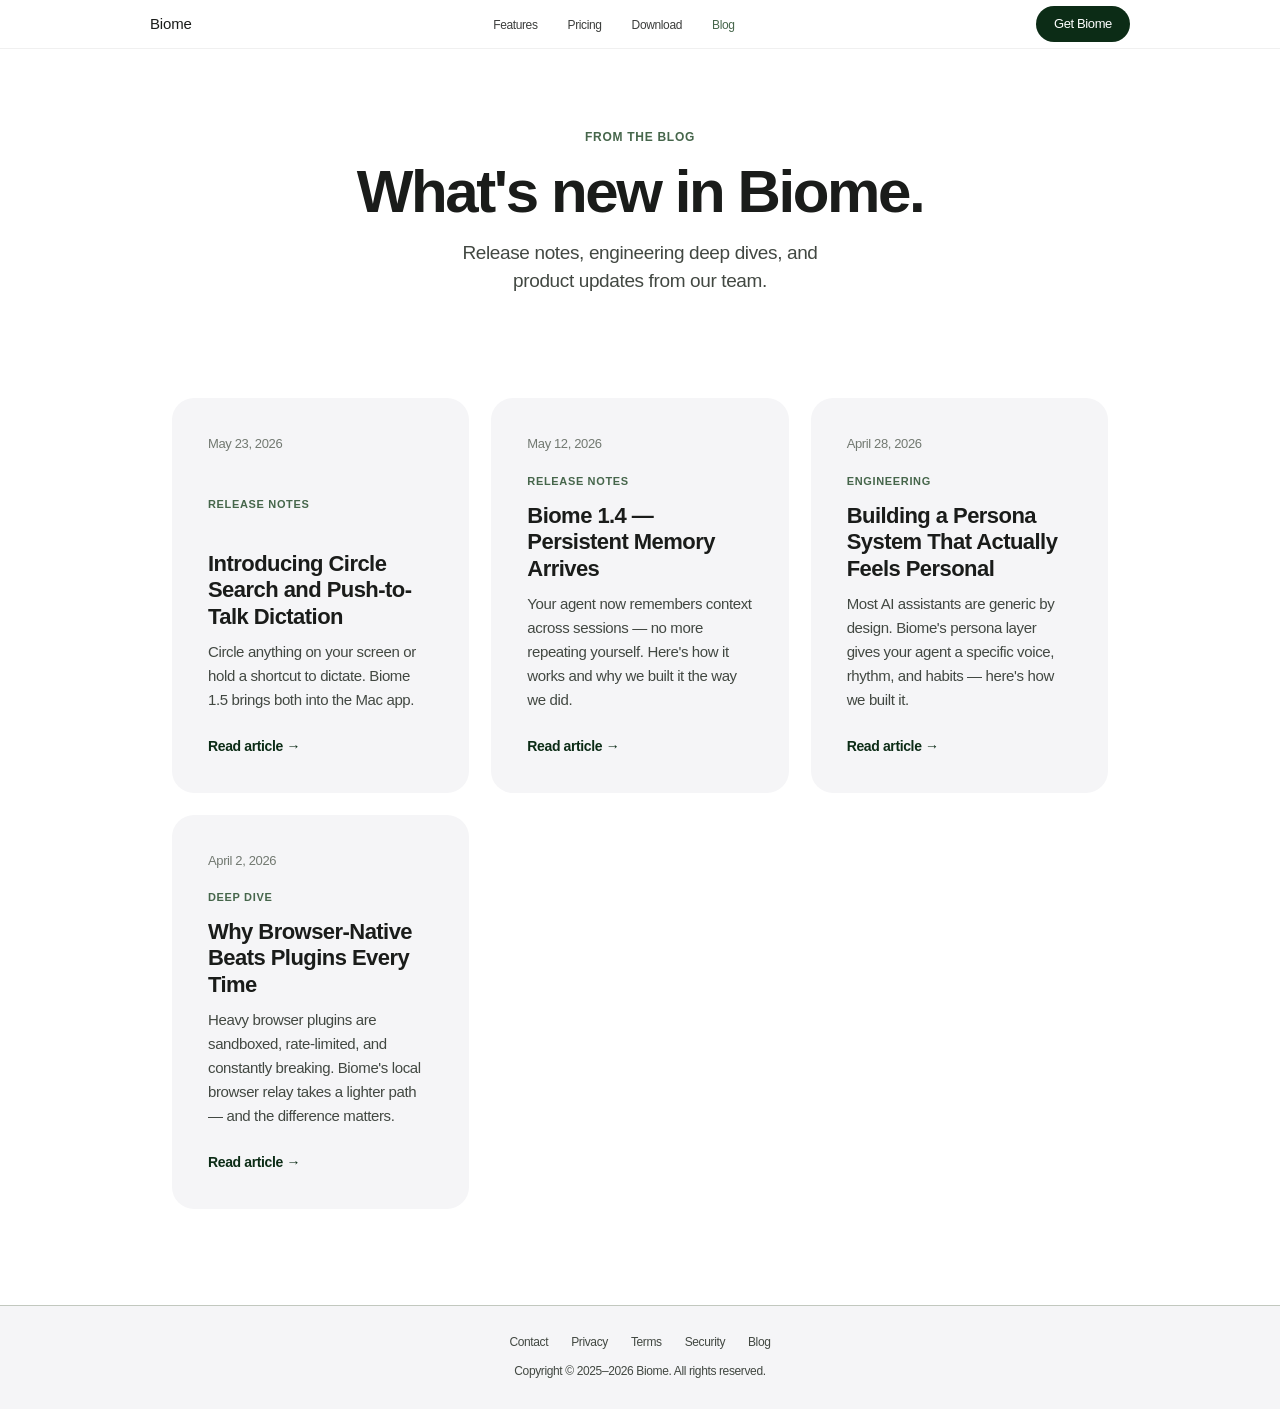
<file: blog/index.html>
<!doctype html>
<html lang="en">
<head>
<meta charset="utf-8" />
<meta name="viewport" content="width=device-width,initial-scale=1" />
<title>Blog — Biome | AI Agent News, Engineering & Release Notes</title>
<meta name="description" content="Release notes, engineering deep dives, and product updates from the team building Biome — the personal AI agent for macOS." />
<meta property="og:type" content="website" />
<meta property="og:url" content="https://biomeai.uk/blog/" />
<meta property="og:title" content="Blog — Biome" />
<meta property="og:description" content="Release notes, engineering deep dives, and product updates from the Biome team." />
<meta property="og:image" content="https://biomeai.uk/og-image.png" />
<meta name="twitter:card" content="summary_large_image" />
<meta name="twitter:title" content="Blog — Biome" />
<meta name="twitter:description" content="Release notes, engineering deep dives, and product updates from the Biome team." />
<meta name="twitter:image" content="https://biomeai.uk/og-image.png" />
<link rel="canonical" href="https://biomeai.uk/blog/" />
<link rel="icon" href="/favicon.ico" sizes="any" />
<link rel="icon" type="image/svg+xml" href="/favicon.svg" />
<link rel="apple-touch-icon" href="/apple-touch-icon.png" />
<link rel="manifest" href="/site.webmanifest" />
<meta name="theme-color" content="#0c2c16" />
<style>
:root {
  --bg: #ffffff; --bg-alt: #f5f5f7; --bg-dark: #0c2c16;
  --ink: #1a1c1a; --ink-2: #424842; --ink-3: #727971;
  --line: #c2c8bf; --sage: #46664b; --sage-2: #accfaf;
  --sans: -apple-system, BlinkMacSystemFont, "SF Pro Display", "Helvetica Neue", Arial, sans-serif;
}
* { box-sizing: border-box; }
html, body { margin: 0; padding: 0; }
body { font-family: var(--sans); background: var(--bg); color: var(--ink); font-size: 17px; line-height: 1.47; -webkit-font-smoothing: antialiased; letter-spacing: -0.022em; }
a { color: var(--sage); text-decoration: none; }
a:hover { text-decoration: underline; }

.nav-wrap { position: sticky; top: 0; z-index: 50; background: rgba(255,255,255,0.72); backdrop-filter: saturate(180%) blur(20px); -webkit-backdrop-filter: saturate(180%) blur(20px); border-bottom: 1px solid rgba(0,0,0,0.06); }
.nav { max-width: 1024px; margin: 0 auto; padding: 0 22px; height: 48px; display: flex; align-items: center; justify-content: space-between; font-size: 14px; }
.nav .brand { font-weight: 500; font-size: 15px; letter-spacing: -0.01em; color: var(--ink); text-decoration: none; }
.nav ul { display: flex; gap: 30px; list-style: none; padding: 0; margin: 0; }
.nav ul a { color: var(--ink); opacity: 0.85; font-size: 12px; text-decoration: none; transition: opacity .15s; }
.nav ul a:hover, .nav ul a.active { opacity: 1; color: var(--sage); }
.nav .right { display: flex; gap: 18px; align-items: center; font-size: 12px; }
.btn-sm { display: inline-flex; align-items: center; background: var(--bg-dark); color: white; padding: 8px 18px; border-radius: 980px; font-size: 13px; font-weight: 500; text-decoration: none; transition: background .15s; }
.btn-sm:hover { background: #1a4228; text-decoration: none; }
@media (max-width: 680px) { .nav ul { display: none; } }

.hero { padding: 80px 22px 56px; text-align: center; }
.hero .eyebrow { font-size: 12px; font-weight: 600; letter-spacing: 0.06em; text-transform: uppercase; color: var(--sage); margin-bottom: 14px; }
.hero h1 { font-size: clamp(36px,5vw,60px); font-weight: 700; letter-spacing: -0.04em; line-height: 1.05; margin: 0 0 16px; }
.hero p { font-size: 19px; color: var(--ink-2); max-width: 36ch; margin: 0 auto; line-height: 1.45; }

.posts-wrap { max-width: 980px; margin: 0 auto; padding: 0 22px 96px; }
.posts-grid { display: grid; grid-template-columns: repeat(3, 1fr); gap: 22px; margin-top: 48px; }
@media (max-width: 800px) { .posts-grid { grid-template-columns: 1fr; } }

.post-card { background: var(--bg-alt); border-radius: 22px; padding: 36px; transition: transform .25s ease, box-shadow .25s ease; display: flex; flex-direction: column; }
.post-card:hover { transform: translateY(-3px); box-shadow: 0 16px 40px -12px rgba(0,0,0,0.12); }
.post-card .tag { font-size: 11px; font-weight: 600; letter-spacing: 0.06em; text-transform: uppercase; color: var(--sage); margin-bottom: 12px; }
.post-card h2 { font-size: 22px; font-weight: 600; letter-spacing: -0.025em; line-height: 1.2; margin: 0 0 10px; color: var(--ink); }
.post-card p { font-size: 15px; color: var(--ink-2); line-height: 1.6; margin: 0 0 24px; flex: 1; }
.post-card .meta { font-size: 13px; color: var(--ink-3); margin-bottom: 18px; }
.read-link { display: inline-flex; align-items: center; gap: 6px; font-size: 14px; font-weight: 600; color: var(--bg-dark); text-decoration: none; }
.read-link:hover { text-decoration: underline; }

footer { background: var(--bg-alt); color: var(--ink-2); padding: 28px 22px; font-size: 12px; text-align: center; border-top: 1px solid var(--line); }
footer a { color: var(--ink-2); margin: 0 10px; }
footer a:hover { color: var(--ink); }
</style>
</head>
<body>

<div class="nav-wrap">
  <nav class="nav" aria-label="Main navigation">
    <a href="/" class="brand">Biome</a>
    <ul>
      <li><a href="/#features">Features</a></li>
      <li><a href="/#pricing">Pricing</a></li>
      <li><a href="/#download">Download</a></li>
      <li><a href="/blog/" class="active">Blog</a></li>
    </ul>
    <div class="right">
      <a href="/#download" class="btn-sm">Get Biome</a>
    </div>
  </nav>
</div>

<header class="hero">
  <p class="eyebrow">From the blog</p>
  <h1>What's new in Biome.</h1>
  <p>Release notes, engineering deep dives, and product updates from our team.</p>
</header>

<main class="posts-wrap">
  <div class="posts-grid">

    <article class="post-card">
      <p class="meta">May 23, 2026</p>
      <p class="tag">Release Notes</p>
      <h2>Introducing Circle Search and Push-to-Talk Dictation</h2>
      <p>Circle anything on your screen or hold a shortcut to dictate. Biome 1.5 brings both into the Mac app.</p>
      <a href="/blog/biome-1-5-system-tools.html" class="read-link">Read article →</a>
    </article>

    <article class="post-card">
      <p class="meta">May 12, 2026</p>
      <p class="tag">Release Notes</p>
      <h2>Biome 1.4 — Persistent Memory Arrives</h2>
      <p>Your agent now remembers context across sessions — no more repeating yourself. Here's how it works and why we built it the way we did.</p>
      <a href="/blog/biome-1-4-persistent-memory.html" class="read-link">Read article →</a>
    </article>

    <article class="post-card">
      <p class="meta">April 28, 2026</p>
      <p class="tag">Engineering</p>
      <h2>Building a Persona System That Actually Feels Personal</h2>
      <p>Most AI assistants are generic by design. Biome's persona layer gives your agent a specific voice, rhythm, and habits — here's how we built it.</p>
      <a href="/blog/persona-system.html" class="read-link">Read article →</a>
    </article>

    <article class="post-card">
      <p class="meta">April 2, 2026</p>
      <p class="tag">Deep Dive</p>
      <h2>Why Browser-Native Beats Plugins Every Time</h2>
      <p>Heavy browser plugins are sandboxed, rate-limited, and constantly breaking. Biome's local browser relay takes a lighter path — and the difference matters.</p>
      <a href="/blog/browser-native-vs-plugins.html" class="read-link">Read article →</a>
    </article>

  </div>
</main>

<footer>
  <div style="margin-bottom:12px">
    <a href="mailto:team@biomeai.uk">Contact</a>
    <a href="/privacy.html">Privacy</a>
    <a href="/terms.html">Terms</a>
    <a href="/security.html">Security</a>
    <a href="/blog/">Blog</a>
  </div>
  Copyright &copy; 2025&ndash;2026 Biome. All rights reserved.
</footer>

</body>
</html>
</file>
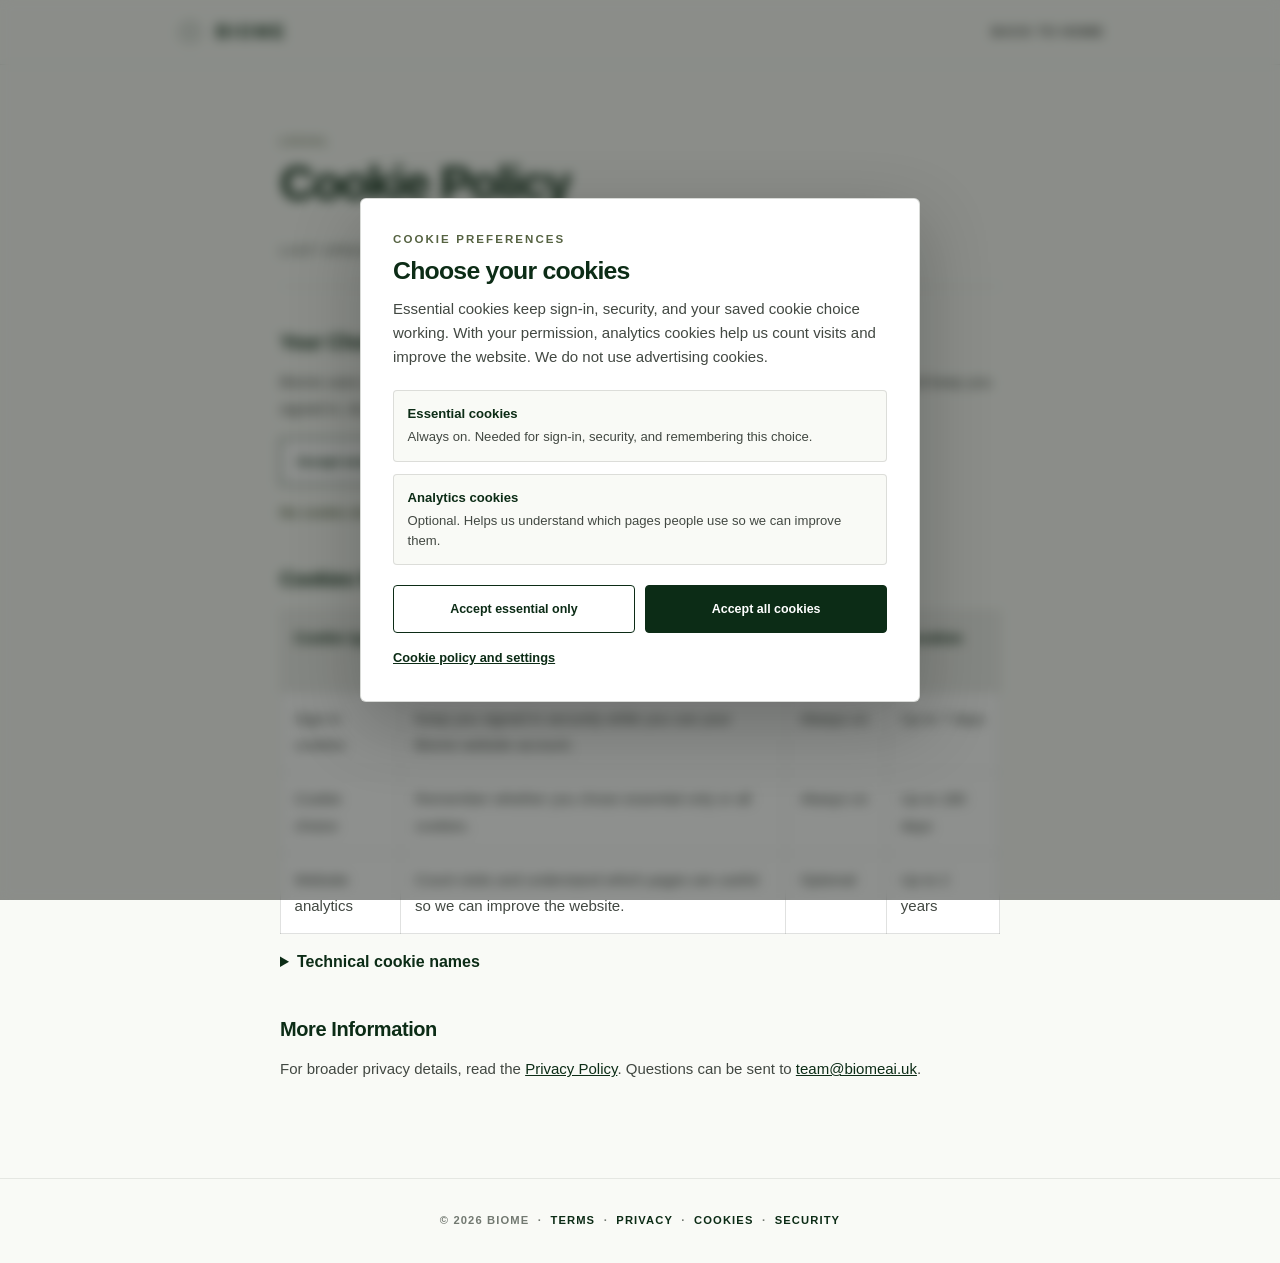
<file: cookies.html>
<!DOCTYPE html>
<html lang="en" class="scroll-smooth">
<head>
  <meta charset="utf-8"/>
  <meta content="width=device-width, initial-scale=1.0" name="viewport"/>
  <title>Cookie Policy | Biome</title>
  <meta name="description" content="Biome's Cookie Policy — essential cookies, analytics choices, and how to update consent."/>
  <meta property="og:type" content="website"/>
  <meta property="og:url" content="https://biomeai.uk/cookies.html"/>
  <meta property="og:title" content="Cookie Policy | Biome"/>
  <meta property="og:description" content="Biome's Cookie Policy — essential cookies, analytics choices, and how to update consent."/>
  <meta property="og:image" content="https://biomeai.uk/og-image.png"/>
  <meta name="twitter:card" content="summary_large_image"/>
  <meta name="twitter:title" content="Cookie Policy | Biome"/>
  <meta name="twitter:description" content="Biome's Cookie Policy — essential cookies, analytics choices, and how to update consent."/>
  <meta name="twitter:image" content="https://biomeai.uk/og-image.png"/>
  <link rel="canonical" href="https://biomeai.uk/cookies.html"/>
  <link rel="icon" href="/favicon.ico" sizes="any" />
<link rel="icon" type="image/svg+xml" href="/favicon.svg" />
<link rel="apple-touch-icon" href="/apple-touch-icon.png" />
<link rel="manifest" href="/site.webmanifest" />
<meta name="theme-color" content="#0c2c16" />
  <link rel="stylesheet" href="/site-tailwind.css" />
  <style>
    body { background-color: #f9faf6; color: #1a1c1a; font-family: "Helvetica", "Arial", sans-serif; -webkit-font-smoothing: antialiased; }
    h2 { font-size: 1.25rem; font-weight: 800; color: #0c2c16; margin-top: 2.5rem; margin-bottom: 0.75rem; letter-spacing: -0.02em; }
    p, li, td, th { color: #424842; line-height: 1.75; font-size: 0.9375rem; }
    a { color: #0c2c16; text-decoration: underline; }
    table { width: 100%; border-collapse: collapse; margin-top: 1rem; background: #fff; }
    th, td { border: 1px solid rgba(114,121,113,0.22); padding: 0.85rem; text-align: left; vertical-align: top; }
    th { color: #0c2c16; font-weight: 800; background: #edeeea; }
    button { border: 1px solid #0c2c16; padding: 0.8rem 1rem; font-size: 0.8rem; font-weight: 800; cursor: pointer; }
  </style>
</head>
<body>
  <nav style="background:#f9faf6;border-bottom:1px solid rgba(114,121,113,0.12);" class="fixed top-0 w-full z-50">
    <div class="flex justify-between items-center h-16 px-6 md:px-12 max-w-5xl mx-auto">
      <a href="/" class="flex items-center gap-3" style="text-decoration:none">
        <svg width="28" height="28" viewBox="-80 -80 160 160" xmlns="http://www.w3.org/2000/svg">
          <circle cx="0" cy="0" r="62" fill="none" stroke="#0c2c16" stroke-width="2"/>
          <circle cx="0" cy="-24" r="33" fill="none" stroke="#0c2c16" stroke-width="2"/>
          <circle cx="28.6" cy="12" r="33" fill="none" stroke="#0c2c16" stroke-width="2"/>
          <circle cx="-28.6" cy="12" r="33" fill="none" stroke="#0c2c16" stroke-width="2"/>
        </svg>
        <span style="font-size:1.1rem;font-weight:900;letter-spacing:0.15em;color:#0c2c16;text-transform:uppercase;">Biome</span>
      </a>
      <a href="/" style="font-size:0.8rem;font-weight:700;color:#424842;text-transform:uppercase;letter-spacing:0.08em;text-decoration:none;">Back to Home</a>
    </div>
  </nav>

  <main class="pt-32 pb-24 px-6 max-w-3xl mx-auto">
    <span style="font-size:0.65rem;font-weight:700;letter-spacing:0.3em;color:#566342;text-transform:uppercase;">Legal</span>
    <h1 style="font-size:3rem;font-weight:900;letter-spacing:-0.04em;color:#0c2c16;line-height:1;margin-top:0.5rem;margin-bottom:2rem;">Cookie Policy</h1>
    <p style="color:#727971;font-size:0.8rem;font-weight:700;text-transform:uppercase;letter-spacing:0.1em;border-bottom:1px solid rgba(114,121,113,0.2);padding-bottom:1.5rem;margin-bottom:0;">Last updated: May 2026 &nbsp;·&nbsp; Biome</p>

    <h2>Your Choice</h2>
    <p>Biome uses essential cookies to keep the website secure, remember your cookie preference, and keep you signed in. Analytics cookies are optional and are only set if you choose to accept all cookies.</p>
    <div style="display:flex;gap:0.75rem;flex-wrap:wrap;margin-top:1rem">
      <button type="button" onclick="BiomeCookies.rejectAnalytics()" style="background:#fff;color:#0c2c16">Accept essential only</button>
      <button type="button" onclick="BiomeCookies.acceptAnalytics()" style="background:#0c2c16;color:#fff">Accept all cookies</button>
    </div>
    <p id="cookie-status" style="font-size:0.85rem;margin-top:1rem;color:#566342;font-weight:700"></p>

    <h2>Cookies We Use</h2>
    <table>
      <thead>
        <tr><th>Cookie type</th><th>Used for</th><th>Your choice</th><th>Duration</th></tr>
      </thead>
      <tbody>
        <tr><td>Sign-in cookies</td><td>Keep you signed in securely while you use your Biome website account.</td><td>Always on</td><td>Up to 7 days</td></tr>
        <tr><td>Cookie choice</td><td>Remember whether you chose essential only or all cookies.</td><td>Always on</td><td>Up to 180 days</td></tr>
        <tr><td>Website analytics</td><td>Count visits and understand which pages are useful so we can improve the website.</td><td>Optional</td><td>Up to 2 years</td></tr>
      </tbody>
    </table>
    <details style="margin-top:1rem">
      <summary style="cursor:pointer;color:#0c2c16;font-weight:800">Technical cookie names</summary>
      <p style="margin-top:0.75rem">Essential cookies may include <code>__Host-biome_session</code> and <code>biome_cookie_consent</code>. Analytics cookies may include <code>_ga</code> and <code>_ga_*</code>.</p>
    </details>

    <h2>More Information</h2>
    <p>For broader privacy details, read the <a href="/privacy.html">Privacy Policy</a>. Questions can be sent to <a href="mailto:team@biomeai.uk">team@biomeai.uk</a>.</p>
  </main>

  <footer style="background:#f9faf6;border-top:1px solid rgba(114,121,113,0.15);padding:2rem 1.5rem;text-align:center;">
    <p style="font-size:0.7rem;color:#727971;text-transform:uppercase;letter-spacing:0.1em;font-weight:700;">© 2026 Biome &nbsp;·&nbsp; <a href="/terms.html" style="color:#0c2c16;text-decoration:none;">Terms</a> &nbsp;·&nbsp; <a href="/privacy.html" style="color:#0c2c16;text-decoration:none;">Privacy</a> &nbsp;·&nbsp; <a href="/cookies.html" style="color:#0c2c16;text-decoration:none;">Cookies</a> &nbsp;·&nbsp; <a href="/security.html" style="color:#0c2c16;text-decoration:none;">Security</a></p>
  </footer>
  <script src="/cookie-consent.js"></script>
  <script>
    const status = document.getElementById('cookie-status');
    function renderCookieStatus() {
      const consent = window.BiomeCookies?.getConsent?.();
      status.textContent = consent === 'analytics:accepted'
        ? 'All cookies are currently accepted.'
        : consent === 'analytics:rejected'
          ? 'Only essential cookies are currently accepted.'
          : 'No cookie choice has been saved yet.';
    }
    setTimeout(renderCookieStatus, 0);
    document.addEventListener('click', () => setTimeout(renderCookieStatus, 0));
  </script>
</body>
</html>
</file>
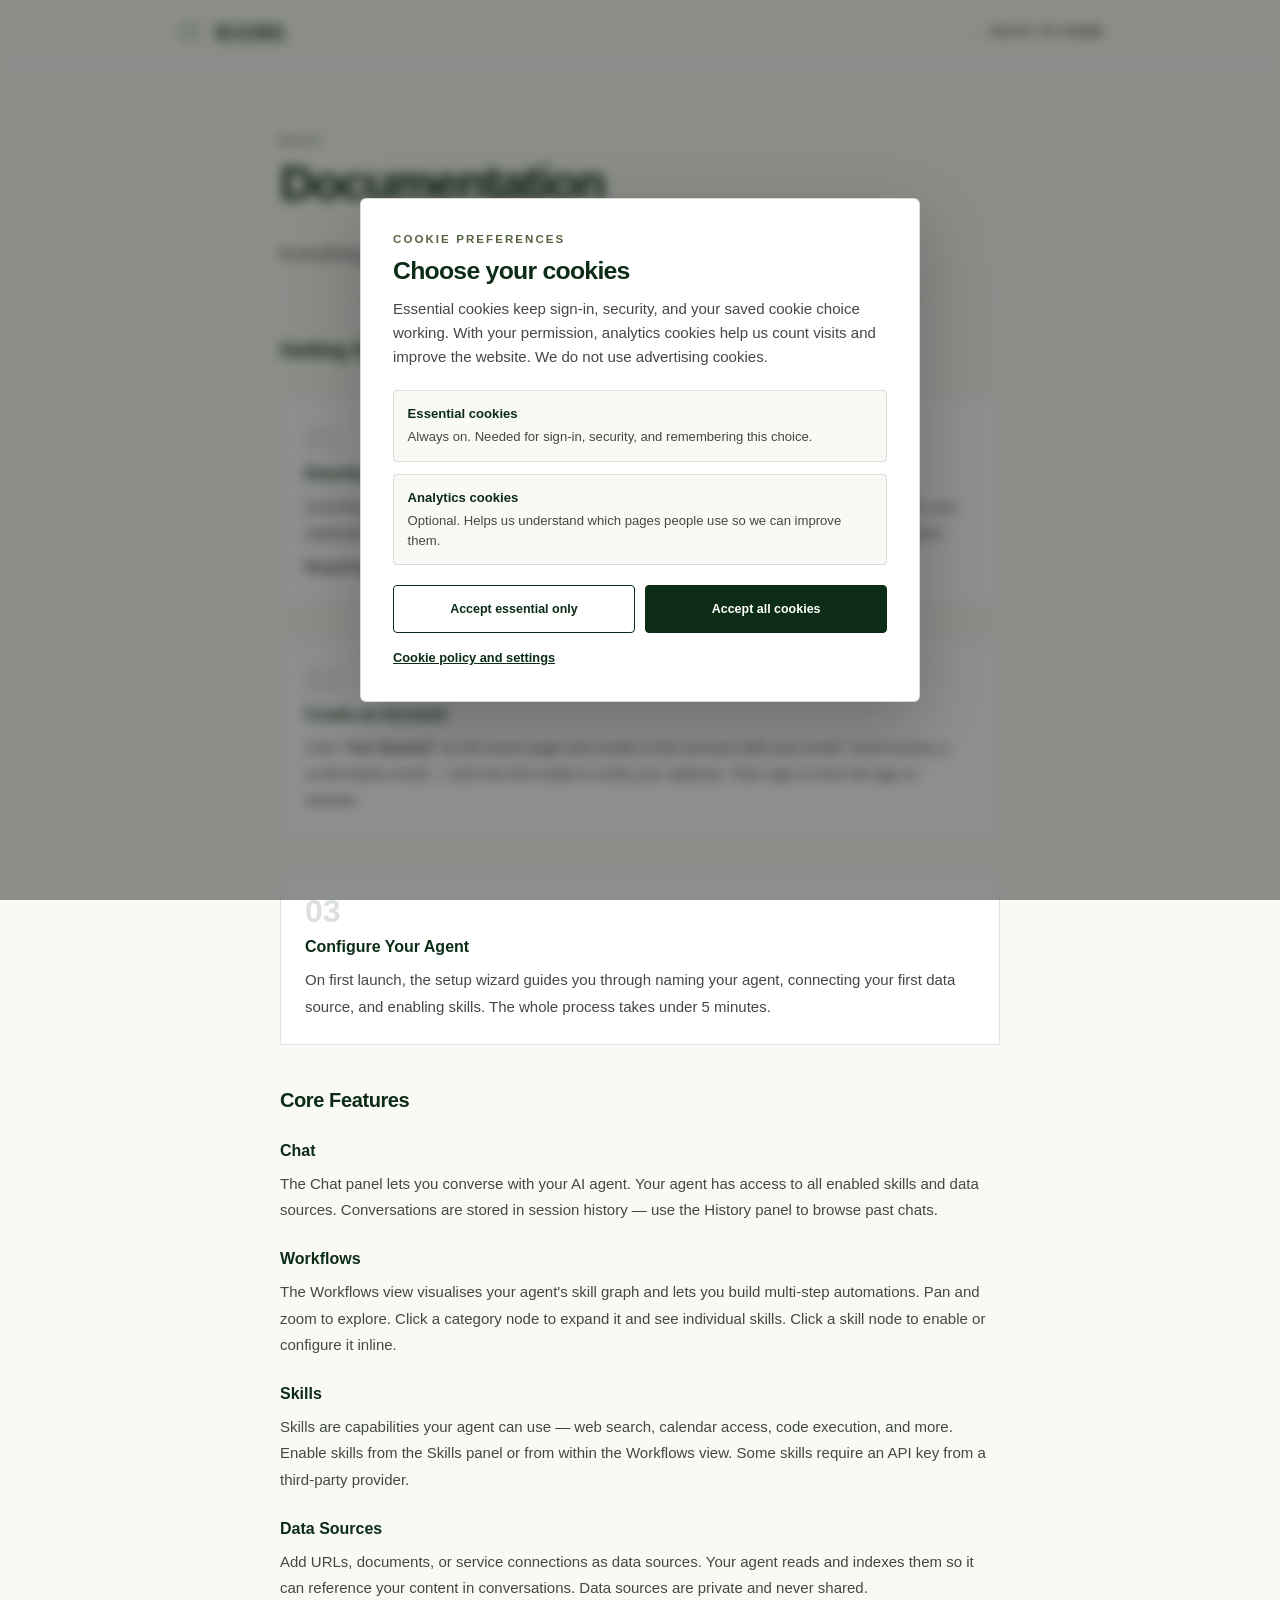
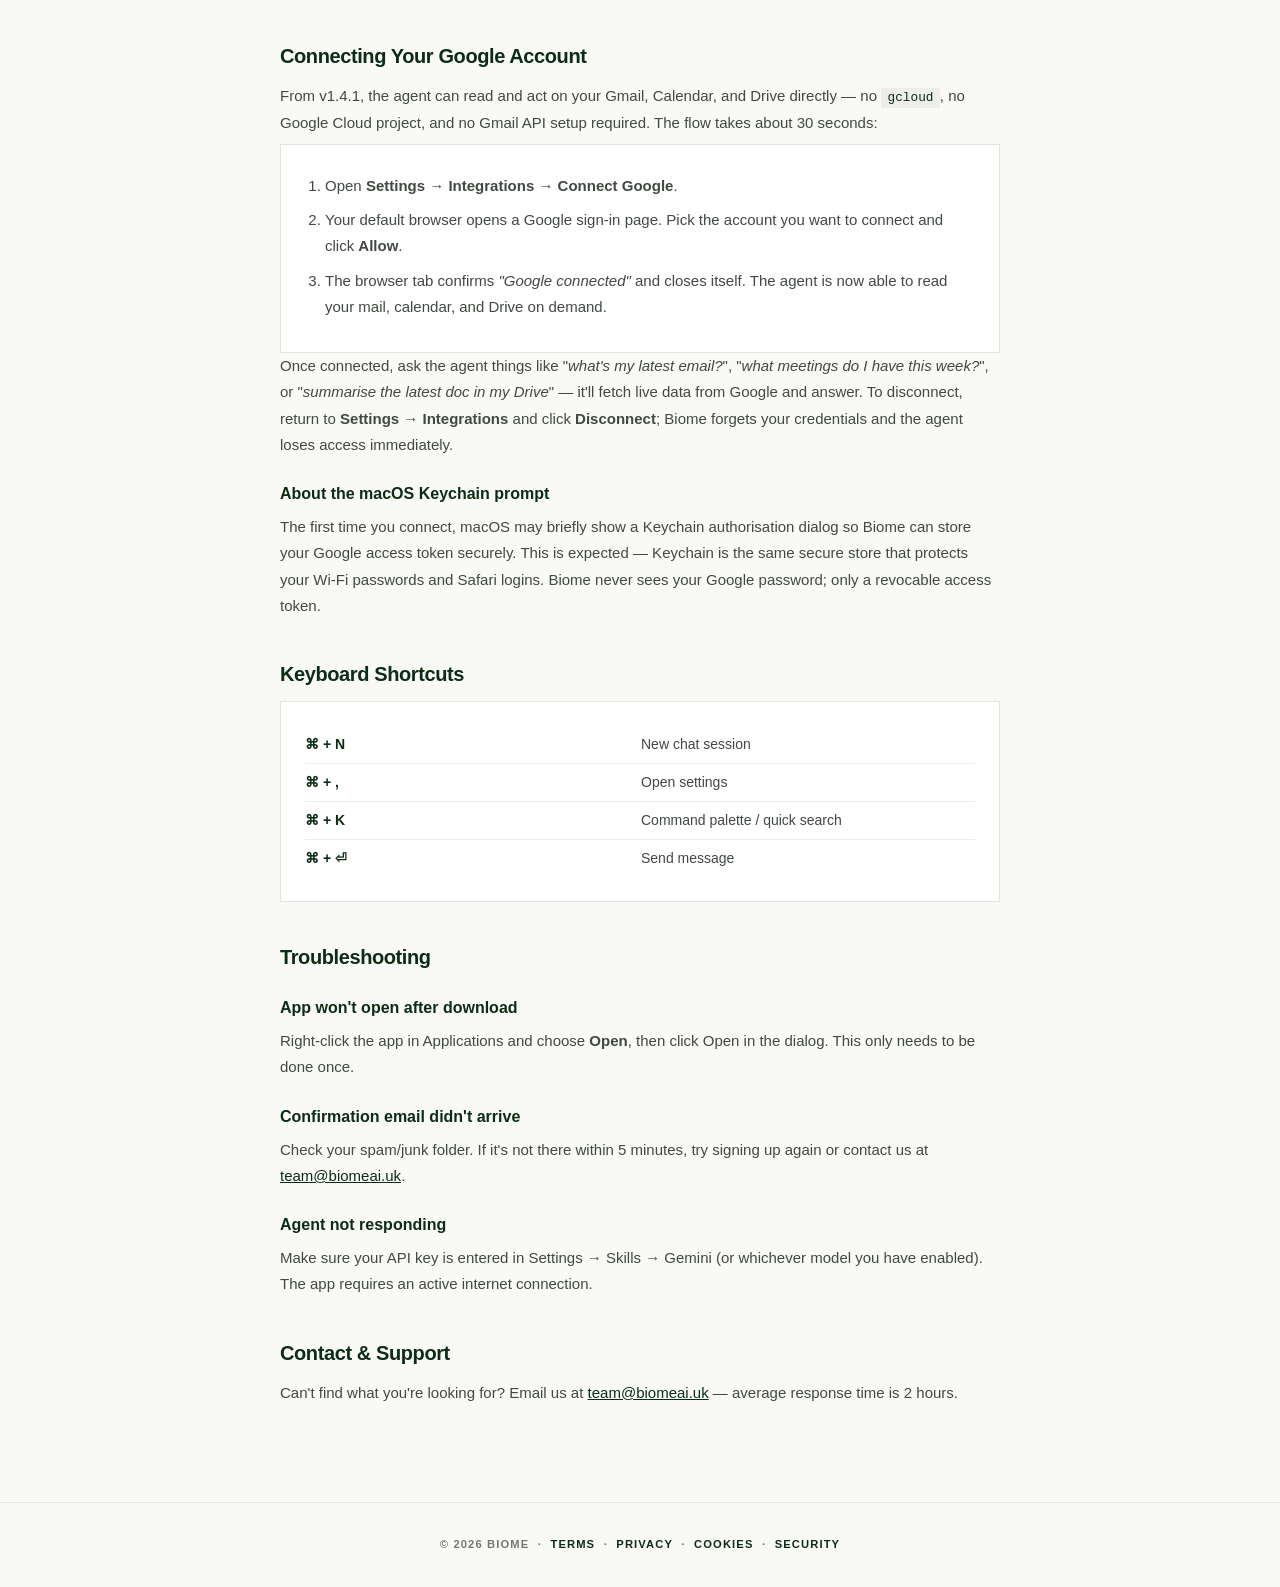
<file: docs.html>
<!DOCTYPE html>
<html lang="en">
<head>
  <meta charset="utf-8"/>
  <meta content="width=device-width, initial-scale=1.0" name="viewport"/>
  <title>Documentation | Biome</title>
  <meta name="description" content="Biome documentation — get started, configure your agent, and explore integrations."/>
  <!-- Open Graph -->
  <meta property="og:type" content="website"/>
  <meta property="og:url" content="https://biomeai.uk/docs.html"/>
  <meta property="og:title" content="Documentation | Biome"/>
  <meta property="og:description" content="Biome documentation — get started, configure your agent, and explore integrations."/>
  <meta property="og:image" content="https://biomeai.uk/og-image.png"/>
  <!-- Twitter Card -->
  <meta name="twitter:card" content="summary_large_image"/>
  <meta name="twitter:title" content="Documentation | Biome"/>
  <meta name="twitter:description" content="Biome documentation — get started, configure your agent, and explore integrations."/>
  <meta name="twitter:image" content="https://biomeai.uk/og-image.png"/>
  <!-- Canonical -->
  <link rel="canonical" href="https://biomeai.uk/docs.html"/>
  <link rel="icon" href="/favicon.ico" sizes="any" />
<link rel="icon" type="image/svg+xml" href="/favicon.svg" />
<link rel="apple-touch-icon" href="/apple-touch-icon.png" />
<link rel="manifest" href="/site.webmanifest" />
<meta name="theme-color" content="#0c2c16" />
  <link rel="stylesheet" href="/site-tailwind.css" />
  <style>
    body { background-color: #f9faf6; color: #1a1c1a; font-family: "Helvetica", "Arial", sans-serif; -webkit-font-smoothing: antialiased; }
    h2 { font-size: 1.25rem; font-weight: 800; color: #0c2c16; margin-top: 2.5rem; margin-bottom: 0.75rem; letter-spacing: -0.02em; }
    h3 { font-size: 1rem; font-weight: 700; color: #0c2c16; margin-top: 1.5rem; margin-bottom: 0.5rem; }
    p, li { color: #424842; line-height: 1.75; font-size: 0.9375rem; }
    ul { list-style: disc; padding-left: 1.5rem; margin-top: 0.5rem; }
    li { margin-bottom: 0.35rem; }
    a { color: #0c2c16; text-decoration: underline; }
    code { background: #edeeea; padding: 0.15rem 0.4rem; font-family: ui-monospace, monospace; font-size: 0.85em; color: #0c2c16; }
    .card { border: 1px solid rgba(114,121,113,0.2); padding: 1.5rem; margin-top: 1rem; background: white; }
    .step-num { font-size: 2rem; font-weight: 900; color: rgba(12,44,22,0.15); line-height: 1; margin-bottom: 0.5rem; }
  </style>
</head>
<body>
  <nav style="background:#f9faf6;border-bottom:1px solid rgba(114,121,113,0.12);" class="fixed top-0 w-full z-50">
    <div class="flex justify-between items-center h-16 px-6 md:px-12 max-w-5xl mx-auto">
      <a href="/" class="flex items-center gap-3">
        <svg width="28" height="28" viewBox="-80 -80 160 160" xmlns="http://www.w3.org/2000/svg">
          <circle cx="0" cy="0" r="62" fill="none" stroke="#0c2c16" stroke-width="2"/>
          <circle cx="0" cy="-24" r="33" fill="none" stroke="#0c2c16" stroke-width="2"/>
          <circle cx="28.6" cy="12" r="33" fill="none" stroke="#0c2c16" stroke-width="2"/>
          <circle cx="-28.6" cy="12" r="33" fill="none" stroke="#0c2c16" stroke-width="2"/>
        </svg>
        <span style="font-size:1.1rem;font-weight:900;letter-spacing:0.15em;color:#0c2c16;text-transform:uppercase;">Biome</span>
      </a>
      <a href="/" style="font-size:0.8rem;font-weight:700;color:#424842;text-transform:uppercase;letter-spacing:0.08em;text-decoration:none;">← Back to Home</a>
    </div>
  </nav>

  <main class="pt-32 pb-24 px-6 max-w-3xl mx-auto">
    <span style="font-size:0.65rem;font-weight:700;letter-spacing:0.3em;color:#566342;text-transform:uppercase;">Docs</span>
    <h1 style="font-size:3rem;font-weight:900;letter-spacing:-0.04em;color:#0c2c16;line-height:1;margin-top:0.5rem;margin-bottom:2rem;">Documentation</h1>
    <p style="font-size:1.1rem;color:#424842;line-height:1.7;border-bottom:1px solid rgba(114,121,113,0.2);padding-bottom:1.5rem;">Everything you need to get Biome up and running in minutes.</p>

    <h2>Getting Started</h2>
    <div style="display:grid;gap:1rem;margin-top:1rem;">
      <div class="card">
        <div class="step-num">01</div>
        <h3 style="margin-top:0;">Download &amp; Install</h3>
        <p>Download the Biome macOS app from the <a href="/#download">downloads section</a>. Open the DMG, drag Biome to your Applications folder, and launch it. macOS may ask you to confirm opening the app — click Open.</p>
        <p style="margin-top:0.5rem;"><strong>Requirements:</strong> macOS 13 Ventura or later · Apple Silicon or Intel · ~100MB disk space</p>
      </div>
      <div class="card">
        <div class="step-num">02</div>
        <h3 style="margin-top:0;">Create an Account</h3>
        <p>Click <strong>"Get Started"</strong> on the home page and create a free account with your email. You'll receive a confirmation email — click the link inside to verify your address. Then sign in from the app or website.</p>
      </div>
      <div class="card">
        <div class="step-num">03</div>
        <h3 style="margin-top:0;">Configure Your Agent</h3>
        <p>On first launch, the setup wizard guides you through naming your agent, connecting your first data source, and enabling skills. The whole process takes under 5 minutes.</p>
      </div>
    </div>

    <h2>Core Features</h2>

    <h3>Chat</h3>
    <p>The Chat panel lets you converse with your AI agent. Your agent has access to all enabled skills and data sources. Conversations are stored in session history — use the History panel to browse past chats.</p>

    <h3>Workflows</h3>
    <p>The Workflows view visualises your agent's skill graph and lets you build multi-step automations. Pan and zoom to explore. Click a category node to expand it and see individual skills. Click a skill node to enable or configure it inline.</p>

    <h3>Skills</h3>
    <p>Skills are capabilities your agent can use — web search, calendar access, code execution, and more. Enable skills from the Skills panel or from within the Workflows view. Some skills require an API key from a third-party provider.</p>

    <h3>Data Sources</h3>
    <p>Add URLs, documents, or service connections as data sources. Your agent reads and indexes them so it can reference your content in conversations. Data sources are private and never shared.</p>

    <h2>Connecting Your Google Account</h2>
    <p>From v1.4.1, the agent can read and act on your Gmail, Calendar, and Drive directly — no <code>gcloud</code>, no Google Cloud project, and no Gmail API setup required. The flow takes about 30 seconds:</p>
    <div class="card" style="margin-top:0.5rem;">
      <ol style="list-style:decimal;padding-left:1.25rem;margin-top:0.25rem;">
        <li style="margin-bottom:0.5rem;">Open <strong>Settings → Integrations → Connect Google</strong>.</li>
        <li style="margin-bottom:0.5rem;">Your default browser opens a Google sign-in page. Pick the account you want to connect and click <strong>Allow</strong>.</li>
        <li style="margin-bottom:0.5rem;">The browser tab confirms <em>"Google connected"</em> and closes itself. The agent is now able to read your mail, calendar, and Drive on demand.</li>
      </ol>
    </div>
    <p>Once connected, ask the agent things like "<em>what's my latest email?</em>", "<em>what meetings do I have this week?</em>", or "<em>summarise the latest doc in my Drive</em>" — it'll fetch live data from Google and answer. To disconnect, return to <strong>Settings → Integrations</strong> and click <strong>Disconnect</strong>; Biome forgets your credentials and the agent loses access immediately.</p>

    <h3>About the macOS Keychain prompt</h3>
    <p>The first time you connect, macOS may briefly show a Keychain authorisation dialog so Biome can store your Google access token securely. This is expected — Keychain is the same secure store that protects your Wi-Fi passwords and Safari logins. Biome never sees your Google password; only a revocable access token.</p>

    <h2>Keyboard Shortcuts</h2>
    <div class="card" style="margin-top:0.5rem;">
      <table style="width:100%;font-size:0.875rem;border-collapse:collapse;">
        <tr style="border-bottom:1px solid rgba(114,121,113,0.15);"><td style="padding:0.5rem 0;color:#0c2c16;font-weight:700;width:50%;">⌘ + N</td><td style="color:#424842;">New chat session</td></tr>
        <tr style="border-bottom:1px solid rgba(114,121,113,0.15);"><td style="padding:0.5rem 0;color:#0c2c16;font-weight:700;">⌘ + ,</td><td style="color:#424842;">Open settings</td></tr>
        <tr style="border-bottom:1px solid rgba(114,121,113,0.15);"><td style="padding:0.5rem 0;color:#0c2c16;font-weight:700;">⌘ + K</td><td style="color:#424842;">Command palette / quick search</td></tr>
        <tr><td style="padding:0.5rem 0;color:#0c2c16;font-weight:700;">⌘ + ⏎</td><td style="color:#424842;">Send message</td></tr>
      </table>
    </div>

    <h2>Troubleshooting</h2>
    <h3>App won't open after download</h3>
    <p>Right-click the app in Applications and choose <strong>Open</strong>, then click Open in the dialog. This only needs to be done once.</p>

    <h3>Confirmation email didn't arrive</h3>
    <p>Check your spam/junk folder. If it's not there within 5 minutes, try signing up again or contact us at <a href="mailto:team@biomeai.uk">team@biomeai.uk</a>.</p>

    <h3>Agent not responding</h3>
    <p>Make sure your API key is entered in Settings → Skills → Gemini (or whichever model you have enabled). The app requires an active internet connection.</p>

    <h2>Contact &amp; Support</h2>
    <p>Can't find what you're looking for? Email us at <a href="mailto:team@biomeai.uk">team@biomeai.uk</a> — average response time is 2 hours.</p>
  </main>

  <footer style="background:#f9faf6;border-top:1px solid rgba(114,121,113,0.15);padding:2rem 1.5rem;text-align:center;">
    <p style="font-size:0.7rem;color:#727971;text-transform:uppercase;letter-spacing:0.1em;font-weight:700;">© 2026 Biome &nbsp;·&nbsp; <a href="/terms.html" style="color:#0c2c16;text-decoration:none;">Terms</a> &nbsp;·&nbsp; <a href="/privacy.html" style="color:#0c2c16;text-decoration:none;">Privacy</a> &nbsp;·&nbsp; <a href="/cookies.html" style="color:#0c2c16;text-decoration:none;">Cookies</a> &nbsp;·&nbsp; <a href="/security.html" style="color:#0c2c16;text-decoration:none;">Security</a></p>
  </footer>
  <script src="/cookie-consent.js"></script>
</body>
</html>
</file>
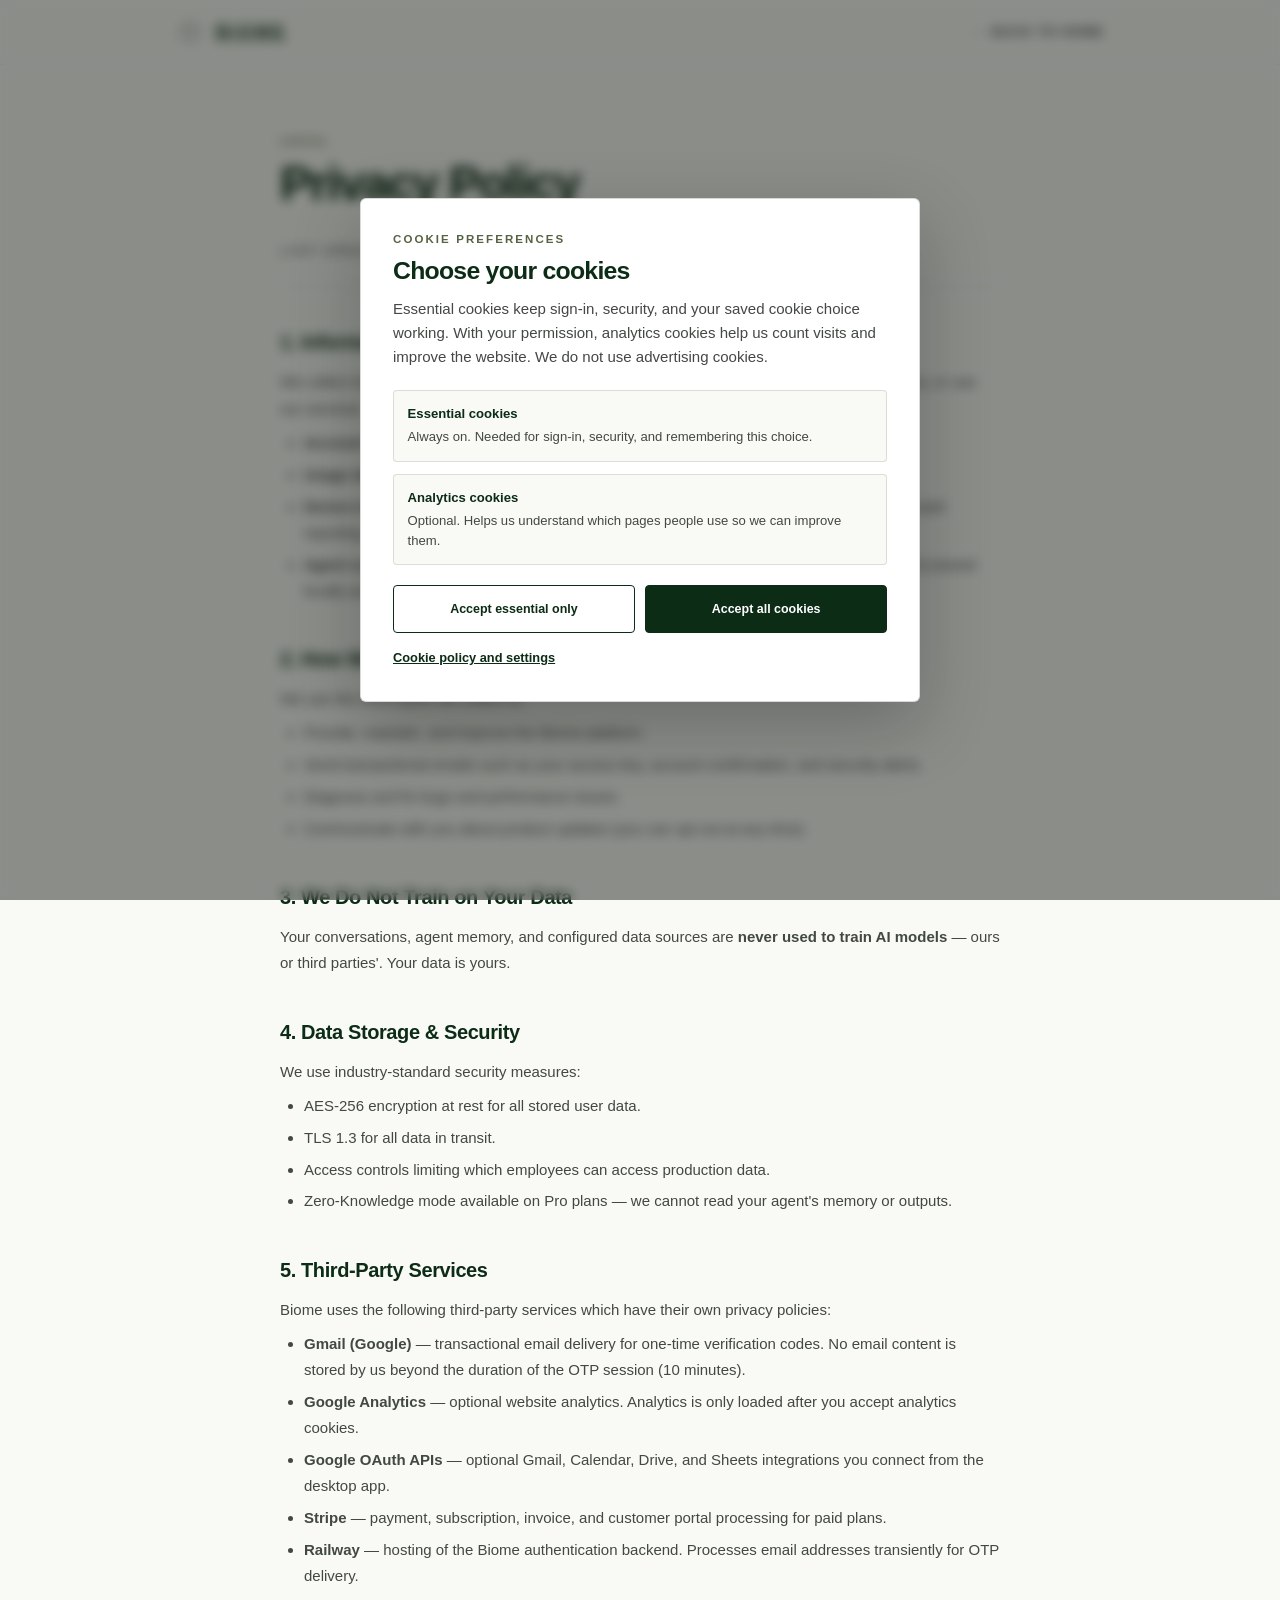
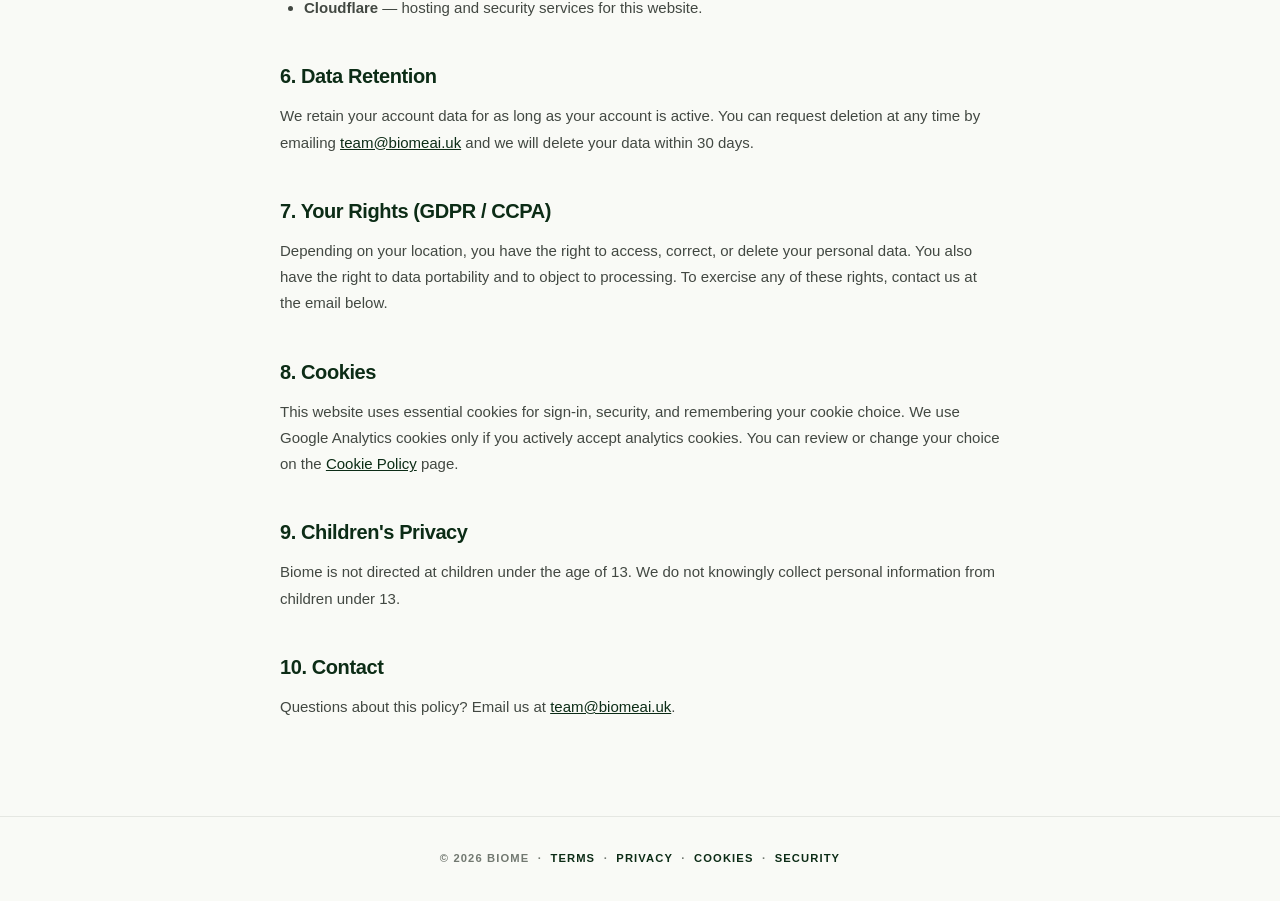
<file: privacy.html>
<!DOCTYPE html>
<html lang="en" class="scroll-smooth">
<head>
  <meta charset="utf-8"/>
  <meta content="width=device-width, initial-scale=1.0" name="viewport"/>
  <title>Privacy Policy | Biome</title>
  <meta name="description" content="Biome's Privacy Policy — how we collect, use, and protect your data."/>
  <!-- Open Graph -->
  <meta property="og:type" content="website"/>
  <meta property="og:url" content="https://biomeai.uk/privacy.html"/>
  <meta property="og:title" content="Privacy Policy | Biome"/>
  <meta property="og:description" content="Biome's Privacy Policy — how we collect, use, and protect your data."/>
  <meta property="og:image" content="https://biomeai.uk/og-image.png"/>
  <!-- Twitter Card -->
  <meta name="twitter:card" content="summary_large_image"/>
  <meta name="twitter:title" content="Privacy Policy | Biome"/>
  <meta name="twitter:description" content="Biome's Privacy Policy — how we collect, use, and protect your data."/>
  <meta name="twitter:image" content="https://biomeai.uk/og-image.png"/>
  <!-- Canonical -->
  <link rel="canonical" href="https://biomeai.uk/privacy.html"/>
  <link rel="icon" href="/favicon.ico" sizes="any" />
<link rel="icon" type="image/svg+xml" href="/favicon.svg" />
<link rel="apple-touch-icon" href="/apple-touch-icon.png" />
<link rel="manifest" href="/site.webmanifest" />
<meta name="theme-color" content="#0c2c16" />
  <link rel="stylesheet" href="/site-tailwind.css" />
  <style>
    body { background-color: #f9faf6; color: #1a1c1a; font-family: "Helvetica", "Arial", sans-serif; -webkit-font-smoothing: antialiased; }
    h2 { font-size: 1.25rem; font-weight: 800; color: #0c2c16; margin-top: 2.5rem; margin-bottom: 0.75rem; letter-spacing: -0.02em; }
    p, li { color: #424842; line-height: 1.75; font-size: 0.9375rem; }
    ul { list-style: disc; padding-left: 1.5rem; margin-top: 0.5rem; }
    li { margin-bottom: 0.35rem; }
    a { color: #0c2c16; text-decoration: underline; }
  </style>
</head>
<body>
  <!-- Nav -->
  <nav style="background:#f9faf6;border-bottom:1px solid rgba(114,121,113,0.12);" class="fixed top-0 w-full z-50">
    <div class="flex justify-between items-center h-16 px-6 md:px-12 max-w-5xl mx-auto">
      <a href="/" class="flex items-center gap-3">
        <svg width="28" height="28" viewBox="-80 -80 160 160" xmlns="http://www.w3.org/2000/svg">
          <circle cx="0" cy="0" r="62" fill="none" stroke="#0c2c16" stroke-width="2"/>
          <circle cx="0" cy="-24" r="33" fill="none" stroke="#0c2c16" stroke-width="2"/>
          <circle cx="28.6" cy="12" r="33" fill="none" stroke="#0c2c16" stroke-width="2"/>
          <circle cx="-28.6" cy="12" r="33" fill="none" stroke="#0c2c16" stroke-width="2"/>
        </svg>
        <span style="font-size:1.1rem;font-weight:900;letter-spacing:0.15em;color:#0c2c16;text-transform:uppercase;">Biome</span>
      </a>
      <a href="/" style="font-size:0.8rem;font-weight:700;color:#424842;text-transform:uppercase;letter-spacing:0.08em;text-decoration:none;" class="hover:text-primary transition-colors">← Back to Home</a>
    </div>
  </nav>

  <main class="pt-32 pb-24 px-6 max-w-3xl mx-auto">
    <span style="font-size:0.65rem;font-weight:700;letter-spacing:0.3em;color:#566342;text-transform:uppercase;">Legal</span>
    <h1 style="font-size:3rem;font-weight:900;letter-spacing:-0.04em;color:#0c2c16;line-height:1;margin-top:0.5rem;margin-bottom:2rem;">Privacy Policy</h1>
    <p style="color:#727971;font-size:0.8rem;font-weight:700;text-transform:uppercase;letter-spacing:0.1em;border-bottom:1px solid rgba(114,121,113,0.2);padding-bottom:1.5rem;margin-bottom:0;">Last updated: March 2026 &nbsp;·&nbsp; Biome</p>

    <h2>1. Information We Collect</h2>
    <p>We collect information you provide directly to us, such as when you create an account, contact us, or use our services:</p>
    <ul>
      <li><strong>Account information</strong> — name, email address, and password when you register.</li>
      <li><strong>Usage data</strong> — how you interact with Biome, features used, session length, and error logs.</li>
      <li><strong>Device information</strong> — operating system version, app version, and hardware identifiers for crash reporting.</li>
      <li><strong>Agent configuration</strong> — skills, data sources, and preferences you configure within your agent (stored locally and optionally synced).</li>
    </ul>

    <h2>2. How We Use Your Information</h2>
    <p>We use the information we collect to:</p>
    <ul>
      <li>Provide, maintain, and improve the Biome platform.</li>
      <li>Send transactional emails such as your access key, account confirmation, and security alerts.</li>
      <li>Diagnose and fix bugs and performance issues.</li>
      <li>Communicate with you about product updates (you can opt out at any time).</li>
    </ul>

    <h2>3. We Do Not Train on Your Data</h2>
    <p>Your conversations, agent memory, and configured data sources are <strong>never used to train AI models</strong> — ours or third parties'. Your data is yours.</p>

    <h2>4. Data Storage &amp; Security</h2>
    <p>We use industry-standard security measures:</p>
    <ul>
      <li>AES-256 encryption at rest for all stored user data.</li>
      <li>TLS 1.3 for all data in transit.</li>
      <li>Access controls limiting which employees can access production data.</li>
      <li>Zero-Knowledge mode available on Pro plans — we cannot read your agent's memory or outputs.</li>
    </ul>

    <h2>5. Third-Party Services</h2>
    <p>Biome uses the following third-party services which have their own privacy policies:</p>
    <ul>
      <li><strong>Gmail (Google)</strong> — transactional email delivery for one-time verification codes. No email content is stored by us beyond the duration of the OTP session (10 minutes).</li>
      <li><strong>Google Analytics</strong> — optional website analytics. Analytics is only loaded after you accept analytics cookies.</li>
      <li><strong>Google OAuth APIs</strong> — optional Gmail, Calendar, Drive, and Sheets integrations you connect from the desktop app.</li>
      <li><strong>Stripe</strong> — payment, subscription, invoice, and customer portal processing for paid plans.</li>
      <li><strong>Railway</strong> — hosting of the Biome authentication backend. Processes email addresses transiently for OTP delivery.</li>
      <li><strong>Cloudflare</strong> — hosting and security services for this website.</li>
    </ul>

    <h2>6. Data Retention</h2>
    <p>We retain your account data for as long as your account is active. You can request deletion at any time by emailing <a href="mailto:team@biomeai.uk">team@biomeai.uk</a> and we will delete your data within 30 days.</p>

    <h2>7. Your Rights (GDPR / CCPA)</h2>
    <p>Depending on your location, you have the right to access, correct, or delete your personal data. You also have the right to data portability and to object to processing. To exercise any of these rights, contact us at the email below.</p>

    <h2>8. Cookies</h2>
    <p>This website uses essential cookies for sign-in, security, and remembering your cookie choice. We use Google Analytics cookies only if you actively accept analytics cookies. You can review or change your choice on the <a href="/cookies.html">Cookie Policy</a> page.</p>

    <h2>9. Children's Privacy</h2>
    <p>Biome is not directed at children under the age of 13. We do not knowingly collect personal information from children under 13.</p>

    <h2>10. Contact</h2>
    <p>Questions about this policy? Email us at <a href="mailto:team@biomeai.uk">team@biomeai.uk</a>.</p>
  </main>

  <footer style="background:#f9faf6;border-top:1px solid rgba(114,121,113,0.15);padding:2rem 1.5rem;text-align:center;">
    <p style="font-size:0.7rem;color:#727971;text-transform:uppercase;letter-spacing:0.1em;font-weight:700;">© 2026 Biome &nbsp;·&nbsp; <a href="/terms.html" style="color:#0c2c16;text-decoration:none;">Terms</a> &nbsp;·&nbsp; <a href="/privacy.html" style="color:#0c2c16;text-decoration:none;">Privacy</a> &nbsp;·&nbsp; <a href="/cookies.html" style="color:#0c2c16;text-decoration:none;">Cookies</a> &nbsp;·&nbsp; <a href="/security.html" style="color:#0c2c16;text-decoration:none;">Security</a></p>
  </footer>
  <script src="/cookie-consent.js"></script>
</body>
</html>
</file>
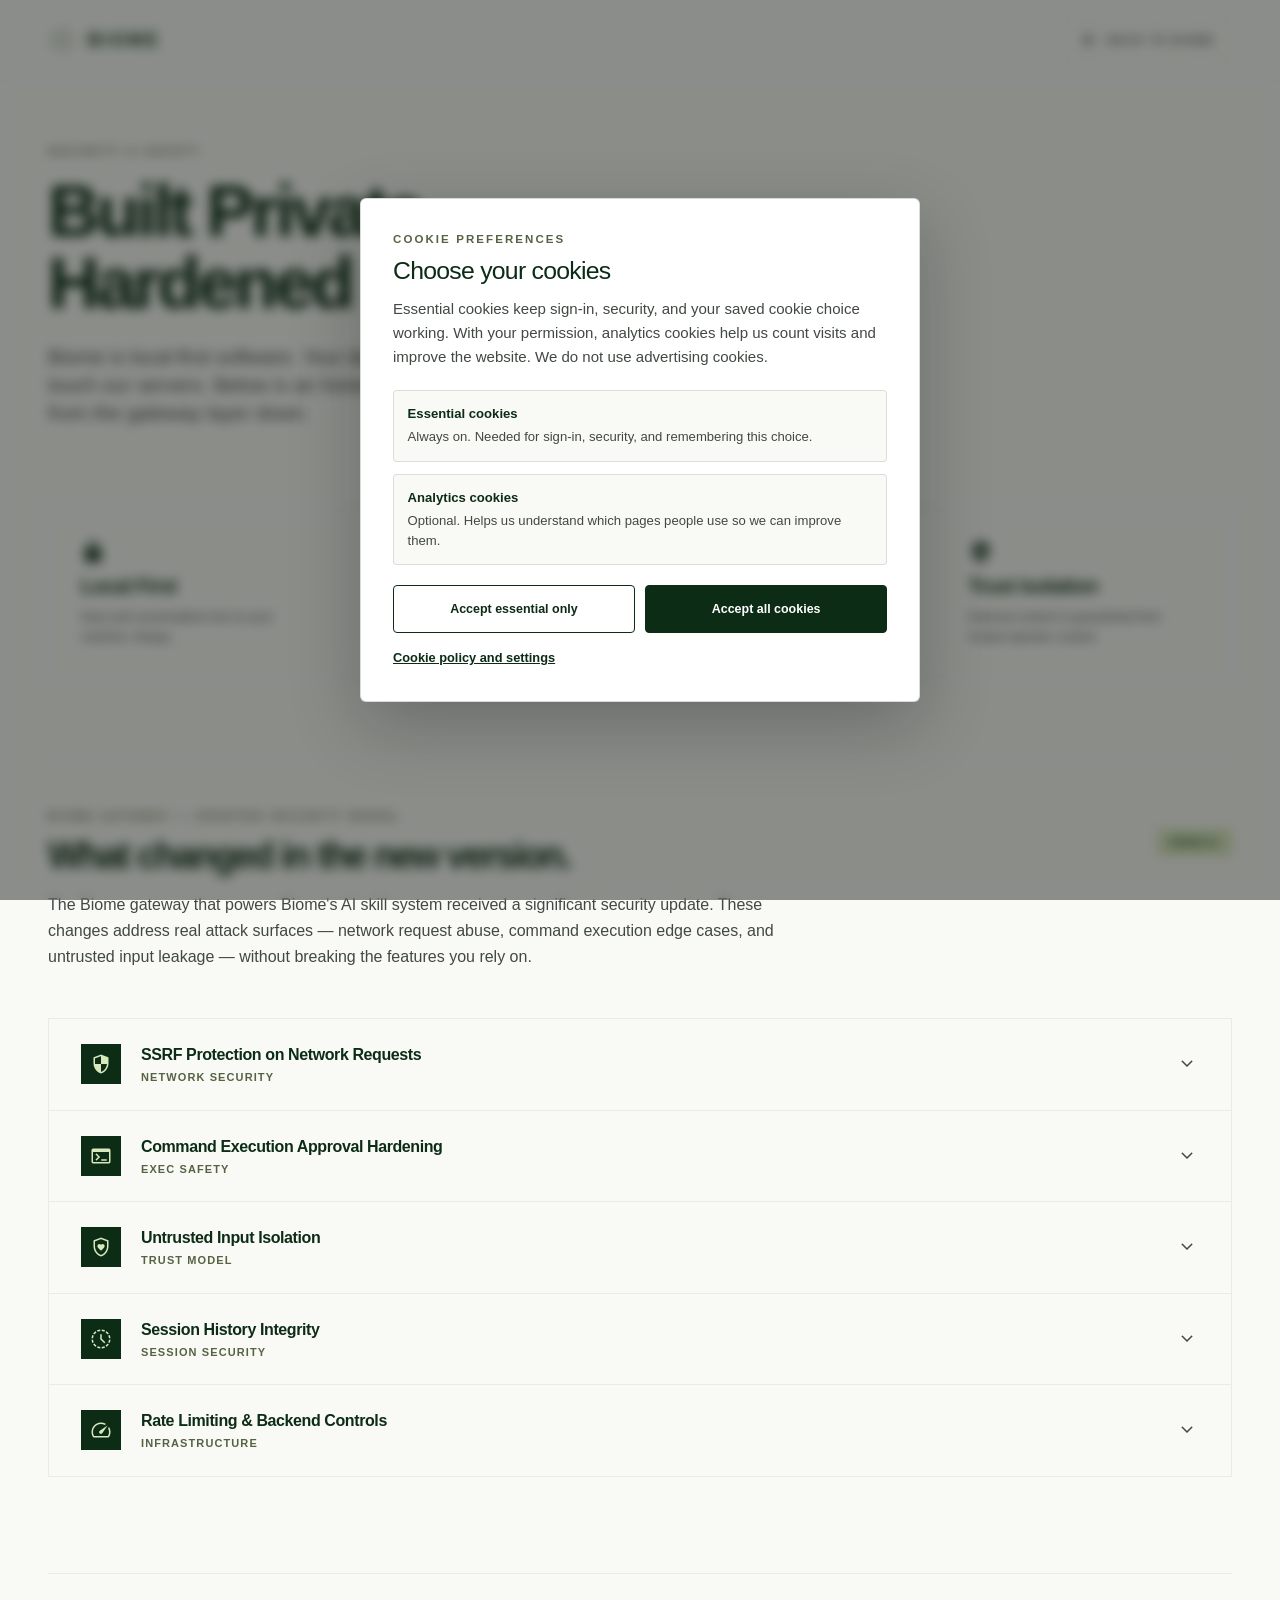
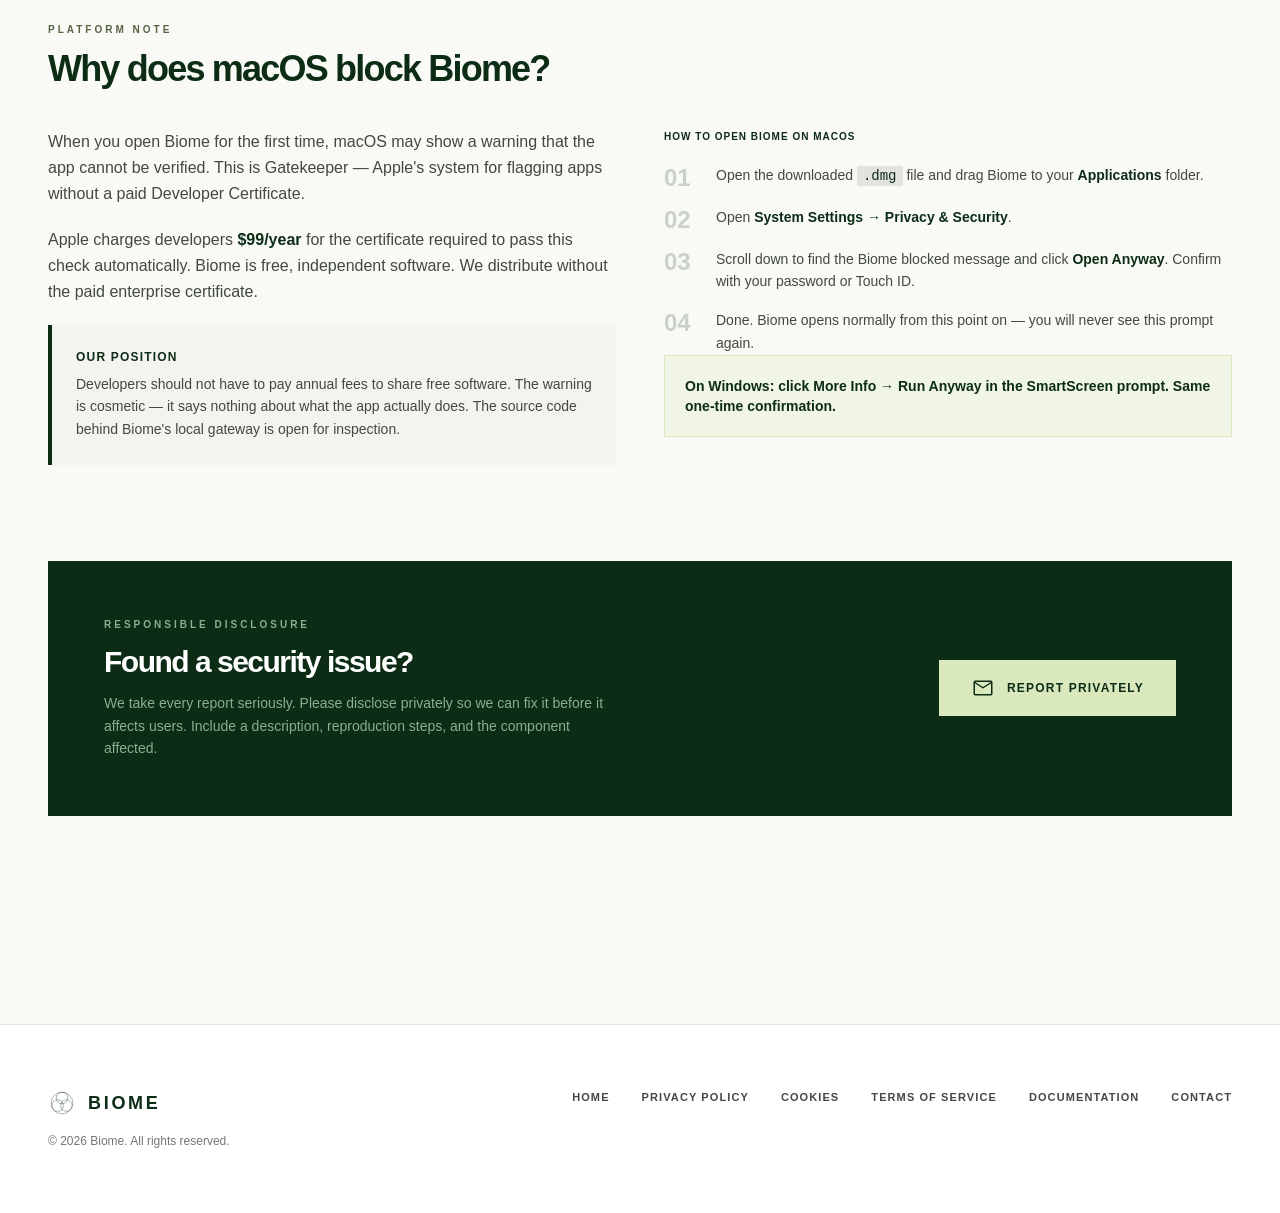
<file: security.html>
<!DOCTYPE html>
<html class="light scroll-smooth" lang="en">
<head>
  <meta charset="utf-8"/>
  <meta content="width=device-width, initial-scale=1.0" name="viewport"/>
  <title>Security | Biome</title>
  <meta name="description" content="How Biome protects your data, commands, and network requests — including our macOS security note."/>
  <!-- Open Graph -->
  <meta property="og:type" content="website"/>
  <meta property="og:url" content="https://biomeai.uk/security.html"/>
  <meta property="og:title" content="Security | Biome"/>
  <meta property="og:description" content="How Biome protects your data, commands, and network requests."/>
  <meta property="og:image" content="https://biomeai.uk/og-image.png"/>
  <!-- Twitter Card -->
  <meta name="twitter:card" content="summary_large_image"/>
  <meta name="twitter:title" content="Security | Biome"/>
  <meta name="twitter:description" content="How Biome protects your data, commands, and network requests."/>
  <meta name="twitter:image" content="https://biomeai.uk/og-image.png"/>
  <!-- Canonical -->
  <link rel="canonical" href="https://biomeai.uk/security.html"/>
  <link rel="icon" href="/favicon.ico" sizes="any" />
<link rel="icon" type="image/svg+xml" href="/favicon.svg" />
<link rel="apple-touch-icon" href="/apple-touch-icon.png" />
<link rel="manifest" href="/site.webmanifest" />
<meta name="theme-color" content="#0c2c16" />
  <link rel="stylesheet" href="/site-tailwind.css" />
  <link href="https://fonts.googleapis.com/css2?family=Material+Symbols+Outlined:wght,FILL@100..700,0..1&display=swap" rel="stylesheet"/>
  <style>
    .material-symbols-outlined {
      font-variation-settings: 'FILL' 0, 'wght' 300, 'GRAD' 0, 'opsz' 24;
    }
    body {
      background-color: #f9faf6;
      color: #1a1c1a;
      -webkit-font-smoothing: antialiased;
      font-family: "Helvetica", "Arial", sans-serif;
    }

    /* Accordion */
    .acc-body {
      max-height: 0;
      overflow: hidden;
      transition: max-height 0.35s ease, padding 0.25s ease;
    }
    .acc-body.open {
      max-height: 400px;
    }
    .acc-chevron {
      transition: transform 0.3s ease;
    }
    .acc-chevron.open {
      transform: rotate(180deg);
    }
  </style>
</head>
<body class="selection:bg-[#dae8be] selection:text-[#0c2c16]">

  <!-- Nav -->
  <nav class="fixed top-0 w-full z-50 bg-[#f9faf6]/80 backdrop-blur-xl border-b border-[#c2c8bf]/20">
    <div class="flex justify-between items-center h-16 md:h-20 px-6 md:px-12 w-full max-w-[1440px] mx-auto">
      <a href="/" class="flex items-center gap-3">
        <svg width="28" height="28" viewBox="-80 -80 160 160" xmlns="http://www.w3.org/2000/svg">
          <circle cx="0" cy="0" r="62" fill="none" stroke="#0c2c16" stroke-width="2"/>
          <circle cx="0" cy="-24" r="33" fill="none" stroke="#0c2c16" stroke-width="2"/>
          <circle cx="28.6" cy="12" r="33" fill="none" stroke="#0c2c16" stroke-width="2"/>
          <circle cx="-28.6" cy="12" r="33" fill="none" stroke="#0c2c16" stroke-width="2"/>
        </svg>
        <span class="text-lg font-black tracking-[0.15em] text-[#0c2c16] uppercase">Biome</span>
      </a>
      <a href="/" class="text-[10px] font-bold uppercase tracking-[0.2em] text-[#424842] hover:text-[#0c2c16] transition-colors border border-[#c2c8bf]/40 px-4 py-2 hover:border-[#0c2c16] flex items-center gap-1.5">
        <span class="material-symbols-outlined text-sm">arrow_back</span> Back to Biome
      </a>
    </div>
  </nav>

  <main class="pt-28 md:pt-36 pb-32">

    <!-- ── Page Header ── -->
    <div class="px-6 md:px-12 max-w-[1440px] mx-auto mb-16 md:mb-20">
      <span class="text-[10px] font-bold uppercase tracking-[0.3em] text-[#566342] mb-4 block">Security &amp; Safety</span>
      <h1 class="text-5xl md:text-7xl font-black tracking-tighter text-[#0c2c16] leading-[0.88] mb-6">
        Built Private.<br>Hardened by Design.
      </h1>
      <p class="text-[#424842] text-lg md:text-xl leading-relaxed max-w-2xl">
        Biome is local-first software. Your data, keys, and conversations never touch our servers. Below is an honest account of how we protect you — from the gateway layer down.
      </p>
    </div>

    <!-- ── Quick Trust Metrics ── -->
    <div class="px-6 md:px-12 max-w-[1440px] mx-auto mb-20">
      <div class="grid grid-cols-2 md:grid-cols-4 border border-[#c2c8bf]/30 divide-x divide-y md:divide-y-0 divide-[#c2c8bf]/30">
        <div class="p-8 flex flex-col gap-2">
          <span class="material-symbols-outlined text-[#0c2c16] text-2xl" style="font-variation-settings:'FILL' 1">lock</span>
          <span class="text-xl font-black text-[#0c2c16] tracking-tight">Local First</span>
          <span class="text-xs text-[#424842] leading-relaxed">Keys and conversations live on your machine. Always.</span>
        </div>
        <div class="p-8 flex flex-col gap-2">
          <span class="material-symbols-outlined text-[#0c2c16] text-2xl" style="font-variation-settings:'FILL' 1">verified_user</span>
          <span class="text-xl font-black text-[#0c2c16] tracking-tight">SSRF Hardened</span>
          <span class="text-xs text-[#424842] leading-relaxed">All outbound network requests are validated and host-allowlisted.</span>
        </div>
        <div class="p-8 flex flex-col gap-2">
          <span class="material-symbols-outlined text-[#0c2c16] text-2xl" style="font-variation-settings:'FILL' 1">gpp_maybe</span>
          <span class="text-xl font-black text-[#0c2c16] tracking-tight">Exec Approval</span>
          <span class="text-xs text-[#424842] leading-relaxed">Commands require explicit approval. Timeouts block, not bypass.</span>
        </div>
        <div class="p-8 flex flex-col gap-2">
          <span class="material-symbols-outlined text-[#0c2c16] text-2xl" style="font-variation-settings:'FILL' 1">policy</span>
          <span class="text-xl font-black text-[#0c2c16] tracking-tight">Trust Isolation</span>
          <span class="text-xs text-[#424842] leading-relaxed">External content is quarantined from trusted operator context.</span>
        </div>
      </div>
    </div>

    <!-- ── Gateway Security Section ── -->
    <section class="px-6 md:px-12 max-w-[1440px] mx-auto mb-24">
      <div class="border-t border-[#c2c8bf]/30 pt-12 mb-12">
        <div class="flex items-start justify-between flex-col md:flex-row md:items-center gap-4 mb-4">
          <div>
            <span class="text-[10px] font-bold uppercase tracking-[0.3em] text-[#566342] mb-3 block">Biome Gateway — Updated Security Model</span>
            <h2 class="text-3xl md:text-4xl font-black tracking-tighter text-[#0c2c16]">What changed in the new version.</h2>
          </div>
          <span class="bg-[#dae8be] text-[#0c2c16] text-[10px] font-black uppercase tracking-widest px-3 py-1.5 shrink-0">v2026.4+</span>
        </div>
        <p class="text-[#424842] leading-relaxed max-w-3xl">
          The Biome gateway that powers Biome's AI skill system received a significant security update. These changes address real attack surfaces — network request abuse, command execution edge cases, and untrusted input leakage — without breaking the features you rely on.
        </p>
      </div>

      <!-- Security measures accordion -->
      <div class="space-y-0 border border-[#c2c8bf]/30">

        <!-- 1. SSRF Protection -->
        <div class="acc-item border-b border-[#c2c8bf]/30">
          <button onclick="toggleAcc(this)" class="w-full flex items-center justify-between px-8 py-6 text-left gap-4 hover:bg-[#f3f4f0] transition-colors">
            <div class="flex items-center gap-5">
              <div class="w-10 h-10 bg-[#0c2c16] flex items-center justify-center shrink-0">
                <span class="material-symbols-outlined text-[#dae8be] text-lg">security</span>
              </div>
              <div>
                <h3 class="text-base font-black text-[#0c2c16] tracking-tight">SSRF Protection on Network Requests</h3>
                <p class="text-[11px] text-[#566342] uppercase tracking-widest font-bold mt-0.5">Network Security</p>
              </div>
            </div>
            <span class="material-symbols-outlined acc-chevron text-[#424842] flex-shrink-0">expand_more</span>
          </button>
          <div class="acc-body">
            <div class="px-8 pb-8 pt-2 space-y-4 bg-[#f9faf6]">
              <p class="text-[#424842] text-sm leading-relaxed">Server-Side Request Forgery (SSRF) is an attack where a server is tricked into making requests to internal or unintended hosts on your behalf. We've added strict controls to prevent this across all network-touching features.</p>
              <div class="grid grid-cols-1 md:grid-cols-3 gap-4 mt-4">
                <div class="bg-[#f3f4f0] p-5 border border-[#c2c8bf]/30">
                  <p class="text-[10px] font-black uppercase tracking-widest text-[#566342] mb-2">Attachment Uploads</p>
                  <p class="text-xs text-[#424842] leading-relaxed">All file-consent upload targets are validated against HTTPS-only, host allowlists, and private-IP DNS checks before any upload begins.</p>
                </div>
                <div class="bg-[#f3f4f0] p-5 border border-[#c2c8bf]/30">
                  <p class="text-[10px] font-black uppercase tracking-widest text-[#566342] mb-2">Web Fetch &amp; Search</p>
                  <p class="text-xs text-[#424842] leading-relaxed">Outbound web requests use hardened DNS-pinning dispatchers. HTTP/2 upgrade is disabled on guarded fetches to prevent protocol-level bypasses.</p>
                </div>
                <div class="bg-[#f3f4f0] p-5 border border-[#c2c8bf]/30">
                  <p class="text-[10px] font-black uppercase tracking-widest text-[#566342] mb-2">Media &amp; External APIs</p>
                  <p class="text-xs text-[#424842] leading-relaxed">Gateway-side attachment and media downloads are routed exclusively through vetted HTTPS endpoints. Arbitrary remote hosts cannot be followed.</p>
                </div>
              </div>
            </div>
          </div>
        </div>

        <!-- 2. Exec Approval Hardening -->
        <div class="acc-item border-b border-[#c2c8bf]/30">
          <button onclick="toggleAcc(this)" class="w-full flex items-center justify-between px-8 py-6 text-left gap-4 hover:bg-[#f3f4f0] transition-colors">
            <div class="flex items-center gap-5">
              <div class="w-10 h-10 bg-[#0c2c16] flex items-center justify-center shrink-0">
                <span class="material-symbols-outlined text-[#dae8be] text-lg">terminal</span>
              </div>
              <div>
                <h3 class="text-base font-black text-[#0c2c16] tracking-tight">Command Execution Approval Hardening</h3>
                <p class="text-[11px] text-[#566342] uppercase tracking-widest font-bold mt-0.5">Exec Safety</p>
              </div>
            </div>
            <span class="material-symbols-outlined acc-chevron text-[#424842] flex-shrink-0">expand_more</span>
          </button>
          <div class="acc-body">
            <div class="px-8 pb-8 pt-2 space-y-4 bg-[#f9faf6]">
              <p class="text-[#424842] text-sm leading-relaxed">When the AI requests to run a command, you must approve it. A previous edge case allowed approval timeouts to inadvertently unblock execution. This is now fixed — timeouts result in a hard block, not a silent pass-through.</p>
              <div class="grid grid-cols-1 md:grid-cols-2 gap-4 mt-4">
                <div class="bg-[#f3f4f0] p-5 border border-[#c2c8bf]/30">
                  <p class="text-[10px] font-black uppercase tracking-widest text-[#566342] mb-2">Timeout = Blocked</p>
                  <p class="text-xs text-[#424842] leading-relaxed">If an approval prompt times out, the command is blocked on both the gateway and node exec hosts. The fallback path no longer silently executes timed-out commands.</p>
                </div>
                <div class="bg-[#f3f4f0] p-5 border border-[#c2c8bf]/30">
                  <p class="text-[10px] font-black uppercase tracking-widest text-[#566342] mb-2">Cross-Platform Approvals</p>
                  <p class="text-xs text-[#424842] leading-relaxed">Mobile exec approvals (iOS, Apple Watch) now use hardened notification flows with proper recovery when devices are locked or backgrounded — no stale approval state.</p>
                </div>
              </div>
            </div>
          </div>
        </div>

        <!-- 3. Untrusted Input Isolation -->
        <div class="acc-item border-b border-[#c2c8bf]/30">
          <button onclick="toggleAcc(this)" class="w-full flex items-center justify-between px-8 py-6 text-left gap-4 hover:bg-[#f3f4f0] transition-colors">
            <div class="flex items-center gap-5">
              <div class="w-10 h-10 bg-[#0c2c16] flex items-center justify-center shrink-0">
                <span class="material-symbols-outlined text-[#dae8be] text-lg">shield_with_heart</span>
              </div>
              <div>
                <h3 class="text-base font-black text-[#0c2c16] tracking-tight">Untrusted Input Isolation</h3>
                <p class="text-[11px] text-[#566342] uppercase tracking-widest font-bold mt-0.5">Trust Model</p>
              </div>
            </div>
            <span class="material-symbols-outlined acc-chevron text-[#424842] flex-shrink-0">expand_more</span>
          </button>
          <div class="acc-body">
            <div class="px-8 pb-8 pt-2 space-y-4 bg-[#f9faf6]">
              <p class="text-[#424842] text-sm leading-relaxed">External content — from webhooks, wake events, runtime notifications, and background tasks — is now explicitly tagged as untrusted before it enters the AI's context. This prevents lower-trust content from masquerading as trusted operator input.</p>
              <div class="grid grid-cols-1 md:grid-cols-2 gap-4 mt-4">
                <div class="bg-[#f3f4f0] p-5 border border-[#c2c8bf]/30">
                  <p class="text-[10px] font-black uppercase tracking-widest text-[#566342] mb-2">Runtime Events</p>
                  <p class="text-xs text-[#424842] leading-relaxed">Background task completion notices and relay outputs are marked as untrusted system events. They cannot re-enter the main session as trusted operator text.</p>
                </div>
                <div class="bg-[#f3f4f0] p-5 border border-[#c2c8bf]/30">
                  <p class="text-[10px] font-black uppercase tracking-widest text-[#566342] mb-2">External Hooks &amp; Wake Events</p>
                  <p class="text-xs text-[#424842] leading-relaxed">Content delivered via external wake triggers is queued as untrusted. External sources cannot inject trusted instructions into a running session.</p>
                </div>
              </div>
            </div>
          </div>
        </div>

        <!-- 4. History & Session Integrity -->
        <div class="acc-item border-b border-[#c2c8bf]/30">
          <button onclick="toggleAcc(this)" class="w-full flex items-center justify-between px-8 py-6 text-left gap-4 hover:bg-[#f3f4f0] transition-colors">
            <div class="flex items-center gap-5">
              <div class="w-10 h-10 bg-[#0c2c16] flex items-center justify-center shrink-0">
                <span class="material-symbols-outlined text-[#dae8be] text-lg">history_toggle_off</span>
              </div>
              <div>
                <h3 class="text-base font-black text-[#0c2c16] tracking-tight">Session History Integrity</h3>
                <p class="text-[11px] text-[#566342] uppercase tracking-widest font-bold mt-0.5">Session Security</p>
              </div>
            </div>
            <span class="material-symbols-outlined acc-chevron text-[#424842] flex-shrink-0">expand_more</span>
          </button>
          <div class="acc-body">
            <div class="px-8 pb-8 pt-2 space-y-4 bg-[#f9faf6]">
              <p class="text-[#424842] text-sm leading-relaxed">Internal tool call data and system metadata are kept separate from user-visible conversation history. Raw internal structures no longer leak into rendered views or subsequent turns of a conversation.</p>
              <div class="grid grid-cols-1 md:grid-cols-2 gap-4 mt-4">
                <div class="bg-[#f3f4f0] p-5 border border-[#c2c8bf]/30">
                  <p class="text-[10px] font-black uppercase tracking-widest text-[#566342] mb-2">No Internal Leakage</p>
                  <p class="text-xs text-[#424842] leading-relaxed">Tool call XML blocks and internal commentary are sanitized out of all user-facing history views and follow-up replies. What you see is what the model intended to show.</p>
                </div>
                <div class="bg-[#f3f4f0] p-5 border border-[#c2c8bf]/30">
                  <p class="text-[10px] font-black uppercase tracking-widest text-[#566342] mb-2">Consistent History</p>
                  <p class="text-xs text-[#424842] leading-relaxed">Session history sequence numbers stay monotonic. Streamed and reloaded views are consistent — no divergence between live and replayed conversation state.</p>
                </div>
              </div>
            </div>
          </div>
        </div>

        <!-- 5. Rate Limiting & Backend -->
        <div class="acc-item">
          <button onclick="toggleAcc(this)" class="w-full flex items-center justify-between px-8 py-6 text-left gap-4 hover:bg-[#f3f4f0] transition-colors">
            <div class="flex items-center gap-5">
              <div class="w-10 h-10 bg-[#0c2c16] flex items-center justify-center shrink-0">
                <span class="material-symbols-outlined text-[#dae8be] text-lg">speed</span>
              </div>
              <div>
                <h3 class="text-base font-black text-[#0c2c16] tracking-tight">Rate Limiting &amp; Backend Controls</h3>
                <p class="text-[11px] text-[#566342] uppercase tracking-widest font-bold mt-0.5">Infrastructure</p>
              </div>
            </div>
            <span class="material-symbols-outlined acc-chevron text-[#424842] flex-shrink-0">expand_more</span>
          </button>
          <div class="acc-body">
            <div class="px-8 pb-8 pt-2 space-y-4 bg-[#f9faf6]">
              <p class="text-[#424842] text-sm leading-relaxed">The small amount of server-side infrastructure Biome uses (for onboarding and account management) is rate-limited and hardened. We minimise server-side exposure by design.</p>
              <div class="grid grid-cols-1 md:grid-cols-2 gap-4 mt-4">
                <div class="bg-[#f3f4f0] p-5 border border-[#c2c8bf]/30">
                  <p class="text-[10px] font-black uppercase tracking-widest text-[#566342] mb-2">Server Rate Limits</p>
                  <p class="text-xs text-[#424842] leading-relaxed">Our onboarding backend enforces per-IP rate limiting to prevent abuse. OTP codes expire in 10 minutes and cannot be reused.</p>
                </div>
                <div class="bg-[#f3f4f0] p-5 border border-[#c2c8bf]/30">
                  <p class="text-[10px] font-black uppercase tracking-widest text-[#566342] mb-2">No Key Storage</p>
                  <p class="text-xs text-[#424842] leading-relaxed">Your AI API keys are stored exclusively in your device's local storage. Our servers never see them. AI calls go directly from your machine to the provider.</p>
                </div>
              </div>
            </div>
          </div>
        </div>

      </div>
    </section>

    <!-- ── macOS Security Note ── -->
    <section class="px-6 md:px-12 max-w-[1440px] mx-auto mb-24">
      <div class="border-t border-[#c2c8bf]/30 pt-12 mb-10">
        <span class="text-[10px] font-bold uppercase tracking-[0.3em] text-[#566342] mb-3 block">Platform Note</span>
        <h2 class="text-3xl md:text-4xl font-black tracking-tighter text-[#0c2c16]">Why does macOS block Biome?</h2>
      </div>

      <div class="grid grid-cols-1 lg:grid-cols-2 gap-12 items-start">
        <div class="text-[#424842] leading-relaxed space-y-5 text-base">
          <p>When you open Biome for the first time, macOS may show a warning that the app cannot be verified. This is Gatekeeper — Apple's system for flagging apps without a paid Developer Certificate.</p>
          <p>Apple charges developers <strong class="text-[#0c2c16]">$99/year</strong> for the certificate required to pass this check automatically. Biome is free, independent software. We distribute without the paid enterprise certificate.</p>
          <div class="bg-[#f3f4f0] p-6 border-l-4 border-[#0c2c16]">
            <p class="font-bold text-[#0c2c16] mb-2 uppercase tracking-widest text-xs">Our position</p>
            <p class="text-sm leading-relaxed">Developers should not have to pay annual fees to share free software. The warning is cosmetic — it says nothing about what the app actually does. The source code behind Biome's local gateway is open for inspection.</p>
          </div>
        </div>
        <div class="space-y-0">
          <p class="text-[10px] font-black uppercase tracking-widest text-[#0c2c16] mb-5">How to open Biome on macOS</p>
          <ol class="space-y-4">
            <li class="flex gap-5 items-start">
              <span class="text-2xl font-black text-[#0c2c16]/20 leading-none mt-0.5 w-8 shrink-0">01</span>
              <p class="text-sm text-[#424842] leading-relaxed">Open the downloaded <code class="bg-[#e2e3df] px-1.5 py-0.5 font-mono text-[#0c2c16]">.dmg</code> file and drag Biome to your <strong class="text-[#0c2c16]">Applications</strong> folder.</p>
            </li>
            <li class="flex gap-5 items-start">
              <span class="text-2xl font-black text-[#0c2c16]/20 leading-none mt-0.5 w-8 shrink-0">02</span>
              <p class="text-sm text-[#424842] leading-relaxed">Open <strong class="text-[#0c2c16]">System Settings → Privacy &amp; Security</strong>.</p>
            </li>
            <li class="flex gap-5 items-start">
              <span class="text-2xl font-black text-[#0c2c16]/20 leading-none mt-0.5 w-8 shrink-0">03</span>
              <p class="text-sm text-[#424842] leading-relaxed">Scroll down to find the Biome blocked message and click <strong class="text-[#0c2c16]">Open Anyway</strong>. Confirm with your password or Touch ID.</p>
            </li>
            <li class="flex gap-5 items-start">
              <span class="text-2xl font-black text-[#0c2c16]/20 leading-none mt-0.5 w-8 shrink-0">04</span>
              <p class="text-sm text-[#424842] leading-relaxed">Done. Biome opens normally from this point on — you will never see this prompt again.</p>
            </li>
          </ol>
          <div class="mt-8 p-5 bg-[#dae8be]/30 border border-[#dae8be]">
            <p class="text-sm font-bold text-[#0c2c16]">On Windows: click More Info → Run Anyway in the SmartScreen prompt. Same one-time confirmation.</p>
          </div>
        </div>
      </div>
    </section>

    <!-- ── Responsible Disclosure ── -->
    <section class="px-6 md:px-12 max-w-[1440px] mx-auto">
      <div class="bg-[#0c2c16] p-10 md:p-14 flex flex-col md:flex-row items-start md:items-center justify-between gap-8">
        <div>
          <span class="text-[10px] font-bold uppercase tracking-[0.3em] text-[#8cae8f] mb-3 block">Responsible Disclosure</span>
          <h2 class="text-2xl md:text-3xl font-black tracking-tighter text-white mb-3">Found a security issue?</h2>
          <p class="text-[#8cae8f] text-sm leading-relaxed max-w-lg">We take every report seriously. Please disclose privately so we can fix it before it affects users. Include a description, reproduction steps, and the component affected.</p>
        </div>
        <a href="mailto:team@biomeai.uk?subject=Security%20Report" class="shrink-0 bg-[#dae8be] text-[#0c2c16] px-8 py-4 font-black text-xs uppercase tracking-widest hover:bg-white transition-colors flex items-center gap-3">
          <span class="material-symbols-outlined text-base">mail</span>
          Report Privately
        </a>
      </div>
    </section>

  </main>

  <!-- Footer -->
  <footer class="bg-[#ffffff] w-full py-16 px-6 md:px-12 mt-20 border-t border-[#e2e3df]">
    <div class="max-w-[1440px] mx-auto flex flex-col md:flex-row justify-between items-start gap-10">
      <div>
        <div class="flex items-center gap-3 mb-4">
          <svg width="28" height="28" viewBox="-80 -80 160 160" xmlns="http://www.w3.org/2000/svg">
            <circle cx="0" cy="0" r="62" fill="none" stroke="#0c2c16" stroke-width="2"/>
            <circle cx="0" cy="-29" r="33" fill="none" stroke="#0c2c16" stroke-width="2"/>
            <circle cx="25.1" cy="14.5" r="33" fill="none" stroke="#0c2c16" stroke-width="2"/>
            <circle cx="-25.1" cy="14.5" r="33" fill="none" stroke="#0c2c16" stroke-width="2"/>
          </svg>
          <span class="text-lg font-black tracking-[0.15em] text-[#0c2c16] uppercase">Biome</span>
        </div>
        <p class="text-[#727971] text-xs">© 2026 Biome. All rights reserved.</p>
      </div>
      <div class="flex flex-wrap gap-8 text-[11px] font-bold uppercase tracking-[0.1em]">
        <a href="/" class="text-[#424842] hover:text-[#0c2c16] transition-colors">Home</a>
        <a href="/privacy.html" class="text-[#424842] hover:text-[#0c2c16] transition-colors">Privacy Policy</a>
        <a href="/cookies.html" class="text-[#424842] hover:text-[#0c2c16] transition-colors">Cookies</a>
        <a href="/terms.html" class="text-[#424842] hover:text-[#0c2c16] transition-colors">Terms of Service</a>
        <a href="/docs.html" class="text-[#424842] hover:text-[#0c2c16] transition-colors">Documentation</a>
        <a href="mailto:team@biomeai.uk" class="text-[#424842] hover:text-[#0c2c16] transition-colors">Contact</a>
      </div>
    </div>
  </footer>

  <script>
    function toggleAcc(btn) {
      const item = btn.parentElement;
      const body = item.querySelector('.acc-body');
      const chevron = btn.querySelector('.acc-chevron');
      const isOpen = body.classList.contains('open');

      // Close all
      document.querySelectorAll('.acc-body').forEach(b => b.classList.remove('open'));
      document.querySelectorAll('.acc-chevron').forEach(c => c.classList.remove('open'));

      if (!isOpen) {
        body.classList.add('open');
        chevron.classList.add('open');
      }
    }
  </script>
  <script src="/cookie-consent.js"></script>

</body>
</html>
</file>
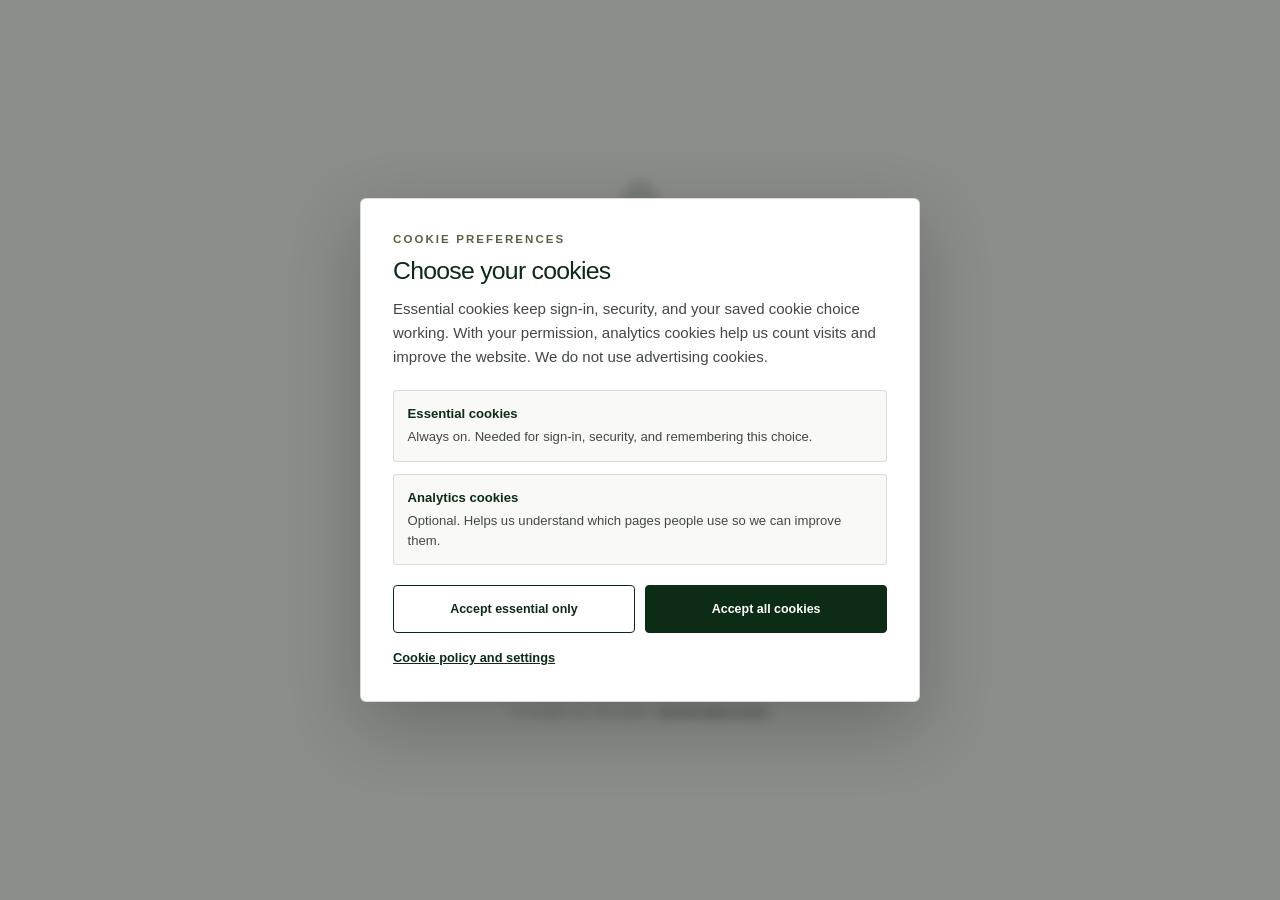
<file: success.html>
<!DOCTYPE html>
<html lang="en" class="scroll-smooth">
<head>
  <meta charset="utf-8"/>
  <meta content="width=device-width, initial-scale=1.0" name="viewport"/>
  <title>Welcome to Biome Pro</title>
  <meta name="description" content="Your Biome Pro subscription is active."/>
  <meta name="robots" content="noindex"/>
  <!-- Open Graph -->
  <meta property="og:type" content="website"/>
  <meta property="og:url" content="https://biomeai.uk/success.html"/>
  <meta property="og:title" content="Welcome to Biome Pro"/>
  <meta property="og:image" content="https://biomeai.uk/og-image.png"/>
  <!-- Canonical -->
  <link rel="canonical" href="https://biomeai.uk/success.html"/>
  <link rel="icon" href="/favicon.ico" sizes="any" />
<link rel="icon" type="image/svg+xml" href="/favicon.svg" />
<link rel="apple-touch-icon" href="/apple-touch-icon.png" />
<link rel="manifest" href="/site.webmanifest" />
<meta name="theme-color" content="#0c2c16" />
  <script>
    window.biomeAnalyticsEvents = [
      { name: 'purchase', params: { currency: 'USD', value: 29 } }
    ];
  </script>
  <link rel="stylesheet" href="/site-tailwind.css" />
  <style>
    body { background-color: #f9faf6; color: #1a1c1a; font-family: "Helvetica", "Arial", sans-serif; -webkit-font-smoothing: antialiased; }
  </style>
</head>
<body class="min-h-screen flex flex-col items-center justify-center px-6">

  <!-- Logo -->
  <a href="/" class="mb-12">
    <svg width="40" height="40" viewBox="-80 -80 160 160" xmlns="http://www.w3.org/2000/svg">
      <circle cx="0" cy="0" r="62" fill="none" stroke="#0c2c16" stroke-width="3"/>
      <circle cx="0" cy="-24" r="33" fill="none" stroke="#0c2c16" stroke-width="3"/>
      <circle cx="28.6" cy="12" r="33" fill="none" stroke="#0c2c16" stroke-width="3"/>
      <circle cx="-28.6" cy="12" r="33" fill="none" stroke="#0c2c16" stroke-width="3"/>
    </svg>
  </a>

  <div class="w-full max-w-md text-center">
    <!-- Check mark -->
    <div class="w-16 h-16 bg-[#0c2c16] flex items-center justify-center mx-auto mb-8">
      <svg width="28" height="28" viewBox="0 0 24 24" fill="none" stroke="#f9faf6" stroke-width="2.5" stroke-linecap="round" stroke-linejoin="round">
        <polyline points="20 6 9 17 4 12"/>
      </svg>
    </div>

    <p class="text-[10px] font-bold uppercase tracking-[0.3em] text-[#566342] mb-3">Payment confirmed</p>
    <h1 class="text-4xl font-black tracking-tighter text-[#0c2c16] mb-4">You're on Biome Pro.</h1>
    <p class="text-[#424842] text-sm leading-relaxed mb-10">
      Your subscription is active. Download the app below and sign in with the same email to unlock your Pro features.
    </p>

    <!-- CTA -->
    <a href="/#download" class="block w-full bg-[#0c2c16] text-white py-4 font-bold text-sm uppercase tracking-widest hover:opacity-90 transition-opacity mb-4">
      Download Biome
    </a>
    <a href="/" class="block w-full border border-[#0c2c16]/30 text-[#0c2c16] py-4 font-bold text-sm uppercase tracking-widest hover:bg-[#f3f4f0] transition-colors">
      Back to Home
    </a>

    <p class="text-[11px] text-[#727971] mt-8 leading-relaxed">
      A receipt has been sent to your email by Stripe.<br/>
      To manage your subscription, <button onclick="openPortal()" class="underline font-bold hover:text-[#0c2c16]">visit the billing portal</button>.
    </p>
  </div>

  <script>
    const BACKEND_URL = 'https://api.biomeai.uk';

    async function openPortal() {
      try {
        const res = await fetch(`${BACKEND_URL}/billing/portal`, {
          credentials: 'include'
        });
        const data = await res.json();
        if (data.ok && data.url) window.location.href = data.url;
        else if (res.status === 401) alert('Please sign in to manage your subscription.');
        else alert('Could not open billing portal — please try again.');
      } catch {
        alert('Could not reach server — check your connection.');
      }
    }
  </script>
  <script src="/cookie-consent.js"></script>
</body>
</html>
</file>
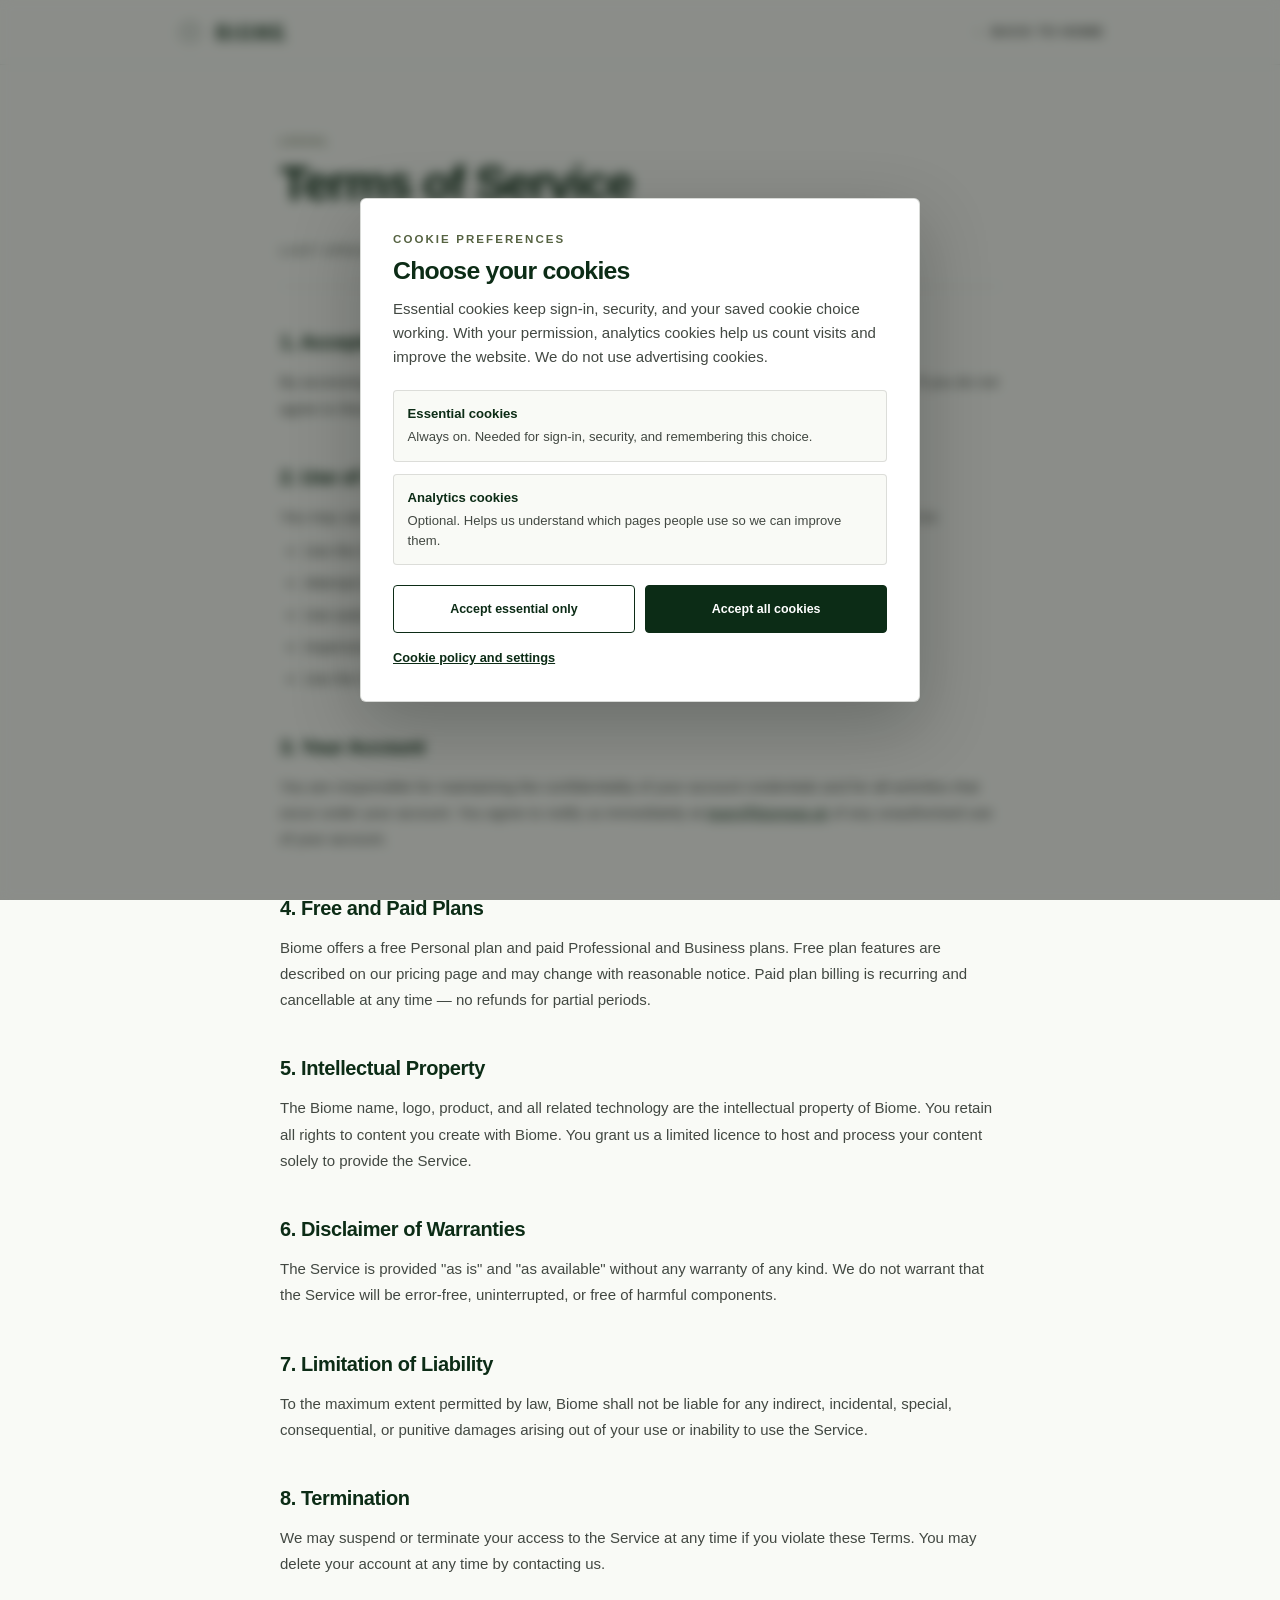
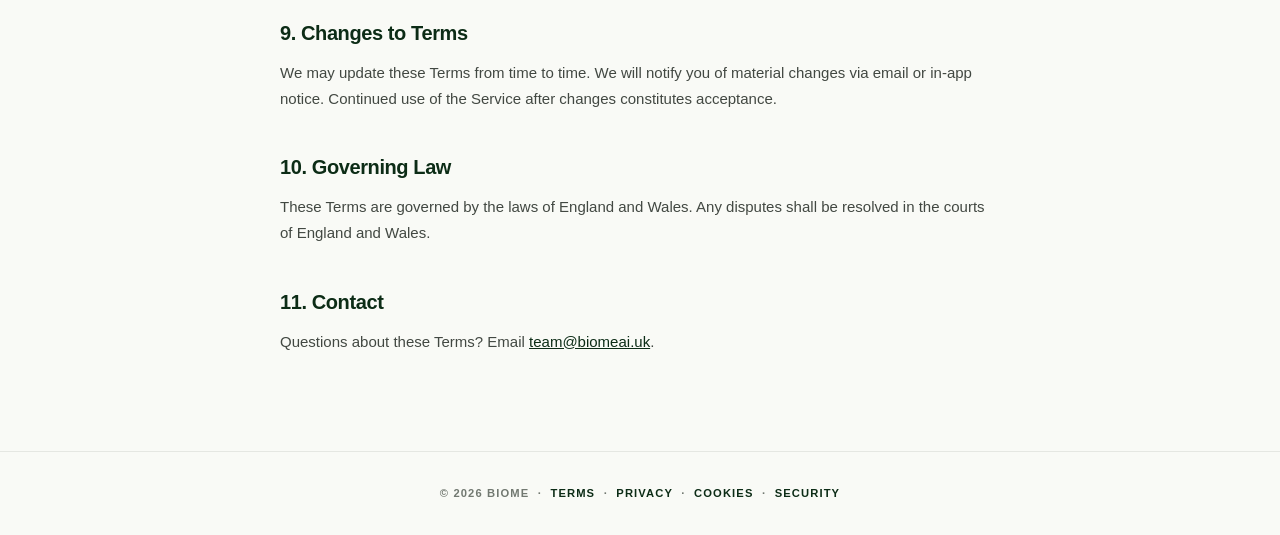
<file: terms.html>
<!DOCTYPE html>
<html lang="en">
<head>
  <meta charset="utf-8"/>
  <meta content="width=device-width, initial-scale=1.0" name="viewport"/>
  <title>Terms of Service | Biome</title>
  <meta name="description" content="Biome's Terms of Service — the rules for using our platform."/>
  <!-- Open Graph -->
  <meta property="og:type" content="website"/>
  <meta property="og:url" content="https://biomeai.uk/terms.html"/>
  <meta property="og:title" content="Terms of Service | Biome"/>
  <meta property="og:description" content="Biome's Terms of Service — the rules for using our platform."/>
  <meta property="og:image" content="https://biomeai.uk/og-image.png"/>
  <!-- Twitter Card -->
  <meta name="twitter:card" content="summary_large_image"/>
  <meta name="twitter:title" content="Terms of Service | Biome"/>
  <meta name="twitter:description" content="Biome's Terms of Service — the rules for using our platform."/>
  <meta name="twitter:image" content="https://biomeai.uk/og-image.png"/>
  <!-- Canonical -->
  <link rel="canonical" href="https://biomeai.uk/terms.html"/>
  <link rel="icon" href="/favicon.ico" sizes="any" />
<link rel="icon" type="image/svg+xml" href="/favicon.svg" />
<link rel="apple-touch-icon" href="/apple-touch-icon.png" />
<link rel="manifest" href="/site.webmanifest" />
<meta name="theme-color" content="#0c2c16" />
  <link rel="stylesheet" href="/site-tailwind.css" />
  <style>
    body { background-color: #f9faf6; color: #1a1c1a; font-family: "Helvetica", "Arial", sans-serif; -webkit-font-smoothing: antialiased; }
    h2 { font-size: 1.25rem; font-weight: 800; color: #0c2c16; margin-top: 2.5rem; margin-bottom: 0.75rem; letter-spacing: -0.02em; }
    p, li { color: #424842; line-height: 1.75; font-size: 0.9375rem; }
    ul { list-style: disc; padding-left: 1.5rem; margin-top: 0.5rem; }
    li { margin-bottom: 0.35rem; }
    a { color: #0c2c16; text-decoration: underline; }
  </style>
</head>
<body>
  <nav style="background:#f9faf6;border-bottom:1px solid rgba(114,121,113,0.12);" class="fixed top-0 w-full z-50">
    <div class="flex justify-between items-center h-16 px-6 md:px-12 max-w-5xl mx-auto">
      <a href="/" class="flex items-center gap-3">
        <svg width="28" height="28" viewBox="-80 -80 160 160" xmlns="http://www.w3.org/2000/svg">
          <circle cx="0" cy="0" r="62" fill="none" stroke="#0c2c16" stroke-width="2"/>
          <circle cx="0" cy="-24" r="33" fill="none" stroke="#0c2c16" stroke-width="2"/>
          <circle cx="28.6" cy="12" r="33" fill="none" stroke="#0c2c16" stroke-width="2"/>
          <circle cx="-28.6" cy="12" r="33" fill="none" stroke="#0c2c16" stroke-width="2"/>
        </svg>
        <span style="font-size:1.1rem;font-weight:900;letter-spacing:0.15em;color:#0c2c16;text-transform:uppercase;">Biome</span>
      </a>
      <a href="/" style="font-size:0.8rem;font-weight:700;color:#424842;text-transform:uppercase;letter-spacing:0.08em;text-decoration:none;" class="hover:text-primary transition-colors">← Back to Home</a>
    </div>
  </nav>

  <main class="pt-32 pb-24 px-6 max-w-3xl mx-auto">
    <span style="font-size:0.65rem;font-weight:700;letter-spacing:0.3em;color:#566342;text-transform:uppercase;">Legal</span>
    <h1 style="font-size:3rem;font-weight:900;letter-spacing:-0.04em;color:#0c2c16;line-height:1;margin-top:0.5rem;margin-bottom:2rem;">Terms of Service</h1>
    <p style="color:#727971;font-size:0.8rem;font-weight:700;text-transform:uppercase;letter-spacing:0.1em;border-bottom:1px solid rgba(114,121,113,0.2);padding-bottom:1.5rem;margin-bottom:0;">Last updated: March 2026 &nbsp;·&nbsp; Biome</p>

    <h2>1. Acceptance of Terms</h2>
    <p>By accessing or using Biome ("the Service"), you agree to be bound by these Terms of Service. If you do not agree to these terms, please do not use the Service.</p>

    <h2>2. Use of the Service</h2>
    <p>You may use Biome only for lawful purposes and in accordance with these Terms. You agree not to:</p>
    <ul>
      <li>Use the Service to violate any applicable law or regulation.</li>
      <li>Attempt to probe, scan, or test the vulnerability of the system without authorisation.</li>
      <li>Use automated means to access the Service (scraping, bots) without prior written consent.</li>
      <li>Impersonate any person or entity or misrepresent your affiliation with any person or entity.</li>
      <li>Use the Service to generate, distribute, or store illegal content.</li>
    </ul>

    <h2>3. Your Account</h2>
    <p>You are responsible for maintaining the confidentiality of your account credentials and for all activities that occur under your account. You agree to notify us immediately at <a href="mailto:team@biomeai.uk">team@biomeai.uk</a> of any unauthorised use of your account.</p>

    <h2>4. Free and Paid Plans</h2>
    <p>Biome offers a free Personal plan and paid Professional and Business plans. Free plan features are described on our pricing page and may change with reasonable notice. Paid plan billing is recurring and cancellable at any time — no refunds for partial periods.</p>

    <h2>5. Intellectual Property</h2>
    <p>The Biome name, logo, product, and all related technology are the intellectual property of Biome. You retain all rights to content you create with Biome. You grant us a limited licence to host and process your content solely to provide the Service.</p>

    <h2>6. Disclaimer of Warranties</h2>
    <p>The Service is provided "as is" and "as available" without any warranty of any kind. We do not warrant that the Service will be error-free, uninterrupted, or free of harmful components.</p>

    <h2>7. Limitation of Liability</h2>
    <p>To the maximum extent permitted by law, Biome shall not be liable for any indirect, incidental, special, consequential, or punitive damages arising out of your use or inability to use the Service.</p>

    <h2>8. Termination</h2>
    <p>We may suspend or terminate your access to the Service at any time if you violate these Terms. You may delete your account at any time by contacting us.</p>

    <h2>9. Changes to Terms</h2>
    <p>We may update these Terms from time to time. We will notify you of material changes via email or in-app notice. Continued use of the Service after changes constitutes acceptance.</p>

    <h2>10. Governing Law</h2>
    <p>These Terms are governed by the laws of England and Wales. Any disputes shall be resolved in the courts of England and Wales.</p>

    <h2>11. Contact</h2>
    <p>Questions about these Terms? Email <a href="mailto:team@biomeai.uk">team@biomeai.uk</a>.</p>
  </main>

  <footer style="background:#f9faf6;border-top:1px solid rgba(114,121,113,0.15);padding:2rem 1.5rem;text-align:center;">
    <p style="font-size:0.7rem;color:#727971;text-transform:uppercase;letter-spacing:0.1em;font-weight:700;">© 2026 Biome &nbsp;·&nbsp; <a href="/terms.html" style="color:#0c2c16;text-decoration:none;">Terms</a> &nbsp;·&nbsp; <a href="/privacy.html" style="color:#0c2c16;text-decoration:none;">Privacy</a> &nbsp;·&nbsp; <a href="/cookies.html" style="color:#0c2c16;text-decoration:none;">Cookies</a> &nbsp;·&nbsp; <a href="/security.html" style="color:#0c2c16;text-decoration:none;">Security</a></p>
  </footer>
  <script src="/cookie-consent.js"></script>
</body>
</html>
</file>
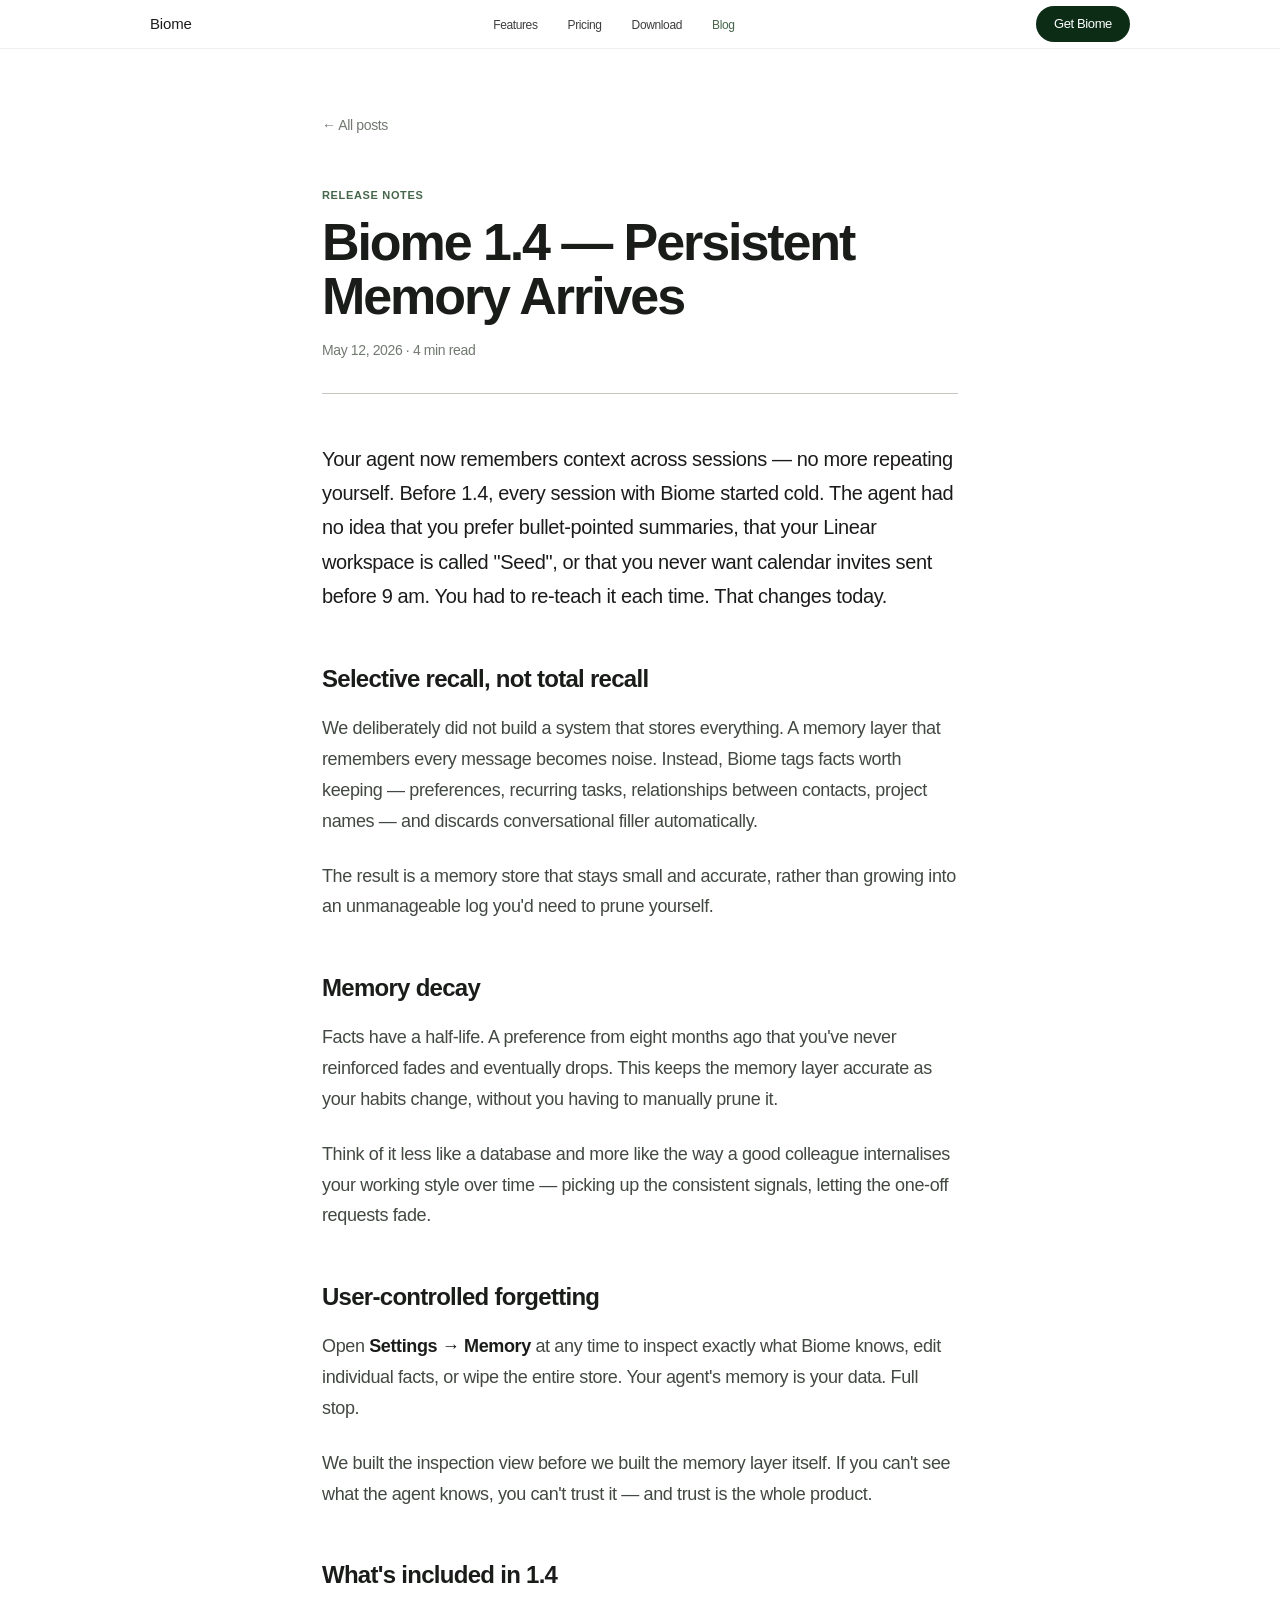
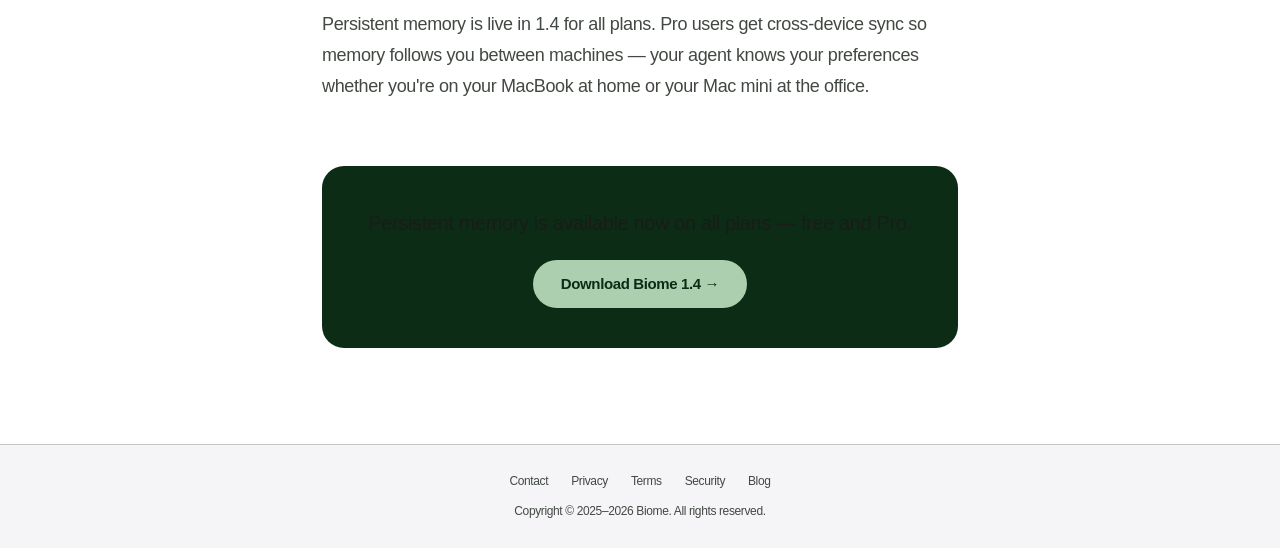
<file: blog/biome-1-4-persistent-memory.html>
<!doctype html>
<html lang="en">
<head>
<meta charset="utf-8" />
<meta name="viewport" content="width=device-width,initial-scale=1" />
<title>Biome 1.4 — Persistent Memory Arrives | Biome Blog</title>
<meta name="description" content="Your AI agent now remembers context across sessions — preferences, project names, recurring habits. Here's how Biome 1.4's memory layer works and why we built selective recall instead of total recall." />
<meta property="og:type" content="article" />
<meta property="og:url" content="https://biomeai.uk/blog/biome-1-4-persistent-memory.html" />
<meta property="og:title" content="Biome 1.4 — Persistent Memory Arrives" />
<meta property="og:description" content="Your AI agent now remembers context across sessions — no more repeating yourself. Here's how it works." />
<meta property="og:image" content="https://biomeai.uk/og-image.png" />
<meta name="twitter:card" content="summary_large_image" />
<meta name="twitter:title" content="Biome 1.4 — Persistent Memory Arrives" />
<meta name="twitter:description" content="Your AI agent now remembers context across sessions — no more repeating yourself." />
<meta name="twitter:image" content="https://biomeai.uk/og-image.png" />
<link rel="canonical" href="https://biomeai.uk/blog/biome-1-4-persistent-memory.html" />
<script type="application/ld+json">
{
  "@context": "https://schema.org",
  "@type": "BlogPosting",
  "headline": "Biome 1.4 — Persistent Memory Arrives",
  "description": "Your AI agent now remembers context across sessions — preferences, project names, recurring habits.",
  "datePublished": "2026-05-12",
  "dateModified": "2026-05-12",
  "author": {"@type": "Organization", "name": "Biome", "url": "https://biomeai.uk"},
  "publisher": {"@type": "Organization", "name": "Biome", "url": "https://biomeai.uk"},
  "url": "https://biomeai.uk/blog/biome-1-4-persistent-memory.html",
  "mainEntityOfPage": "https://biomeai.uk/blog/biome-1-4-persistent-memory.html"
}
</script>
<link rel="icon" href="/favicon.ico" sizes="any" />
<link rel="icon" type="image/svg+xml" href="/favicon.svg" />
<link rel="apple-touch-icon" href="/apple-touch-icon.png" />
<link rel="manifest" href="/site.webmanifest" />
<meta name="theme-color" content="#0c2c16" />
<style>
:root {
  --bg: #ffffff; --bg-alt: #f5f5f7; --bg-dark: #0c2c16;
  --ink: #1a1c1a; --ink-2: #424842; --ink-3: #727971;
  --line: #c2c8bf; --sage: #46664b; --sage-2: #accfaf;
  --sans: -apple-system, BlinkMacSystemFont, "SF Pro Display", "Helvetica Neue", Arial, sans-serif;
}
* { box-sizing: border-box; }
html, body { margin: 0; padding: 0; }
body { font-family: var(--sans); background: var(--bg); color: var(--ink); font-size: 17px; line-height: 1.47; -webkit-font-smoothing: antialiased; letter-spacing: -0.022em; }
a { color: var(--sage); text-decoration: none; }
a:hover { text-decoration: underline; }

.nav-wrap { position: sticky; top: 0; z-index: 50; background: rgba(255,255,255,0.72); backdrop-filter: saturate(180%) blur(20px); -webkit-backdrop-filter: saturate(180%) blur(20px); border-bottom: 1px solid rgba(0,0,0,0.06); }
.nav { max-width: 1024px; margin: 0 auto; padding: 0 22px; height: 48px; display: flex; align-items: center; justify-content: space-between; font-size: 14px; }
.nav .brand { font-weight: 500; font-size: 15px; letter-spacing: -0.01em; color: var(--ink); text-decoration: none; }
.nav ul { display: flex; gap: 30px; list-style: none; padding: 0; margin: 0; }
.nav ul a { color: var(--ink); opacity: 0.85; font-size: 12px; text-decoration: none; transition: opacity .15s; }
.nav ul a:hover, .nav ul a.active { opacity: 1; color: var(--sage); }
.nav .right { display: flex; gap: 18px; align-items: center; }
.btn-sm { display: inline-flex; align-items: center; background: var(--bg-dark); color: white; padding: 8px 18px; border-radius: 980px; font-size: 13px; font-weight: 500; text-decoration: none; transition: background .15s; }
.btn-sm:hover { background: #1a4228; text-decoration: none; }
@media (max-width: 680px) { .nav ul { display: none; } }

.article-wrap { max-width: 680px; margin: 0 auto; padding: 64px 22px 96px; }
.back { display: inline-flex; align-items: center; gap: 6px; font-size: 14px; color: var(--ink-3); margin-bottom: 40px; }
.back:hover { color: var(--sage); text-decoration: none; }
.tag { font-size: 11px; font-weight: 600; letter-spacing: 0.06em; text-transform: uppercase; color: var(--sage); margin-bottom: 12px; }
h1 { font-size: clamp(32px, 5vw, 52px); font-weight: 700; letter-spacing: -0.04em; line-height: 1.05; margin: 0 0 16px; }
.meta { font-size: 14px; color: var(--ink-3); margin-bottom: 48px; padding-bottom: 32px; border-bottom: 1px solid var(--line); }
.body p { font-size: 18px; line-height: 1.72; color: var(--ink-2); margin: 0 0 24px; }
.body p:first-child { font-size: 20px; color: var(--ink); font-weight: 400; }
.body strong { color: var(--ink); font-weight: 600; }
.body h2 { font-size: 24px; font-weight: 700; letter-spacing: -0.03em; color: var(--ink); margin: 48px 0 16px; }
.cta-box { background: var(--bg-dark); border-radius: 22px; padding: 40px; text-align: center; margin-top: 64px; }
.cta-box p { color: rgba(172,207,175,0.8); font-size: 16px; margin: 0 0 20px; }
.cta-box a { display: inline-flex; align-items: center; background: var(--sage-2); color: var(--bg-dark); padding: 13px 28px; border-radius: 980px; font-size: 15px; font-weight: 600; text-decoration: none; transition: background .15s; }
.cta-box a:hover { background: #c7ecca; text-decoration: none; }

footer { background: var(--bg-alt); color: var(--ink-2); padding: 28px 22px; font-size: 12px; text-align: center; border-top: 1px solid var(--line); }
footer a { color: var(--ink-2); margin: 0 10px; }
footer a:hover { color: var(--ink); }
</style>
</head>
<body>

<div class="nav-wrap">
  <nav class="nav" aria-label="Main navigation">
    <a href="/" class="brand">Biome</a>
    <ul>
      <li><a href="/#features">Features</a></li>
      <li><a href="/#pricing">Pricing</a></li>
      <li><a href="/#download">Download</a></li>
      <li><a href="/blog/" class="active">Blog</a></li>
    </ul>
    <div class="right">
      <a href="/#download" class="btn-sm">Get Biome</a>
    </div>
  </nav>
</div>

<main class="article-wrap">
  <a href="/blog/" class="back">← All posts</a>
  <p class="tag">Release Notes</p>
  <h1>Biome 1.4 — Persistent Memory Arrives</h1>
  <p class="meta">May 12, 2026 &middot; 4 min read</p>

  <div class="body">
    <p>Your agent now remembers context across sessions — no more repeating yourself. Before 1.4, every session with Biome started cold. The agent had no idea that you prefer bullet-pointed summaries, that your Linear workspace is called "Seed", or that you never want calendar invites sent before 9 am. You had to re-teach it each time. That changes today.</p>

    <h2>Selective recall, not total recall</h2>
    <p>We deliberately did not build a system that stores everything. A memory layer that remembers every message becomes noise. Instead, Biome tags facts worth keeping — preferences, recurring tasks, relationships between contacts, project names — and discards conversational filler automatically.</p>
    <p>The result is a memory store that stays small and accurate, rather than growing into an unmanageable log you'd need to prune yourself.</p>

    <h2>Memory decay</h2>
    <p>Facts have a half-life. A preference from eight months ago that you've never reinforced fades and eventually drops. This keeps the memory layer accurate as your habits change, without you having to manually prune it.</p>
    <p>Think of it less like a database and more like the way a good colleague internalises your working style over time — picking up the consistent signals, letting the one-off requests fade.</p>

    <h2>User-controlled forgetting</h2>
    <p>Open <strong>Settings → Memory</strong> at any time to inspect exactly what Biome knows, edit individual facts, or wipe the entire store. Your agent's memory is your data. Full stop.</p>
    <p>We built the inspection view before we built the memory layer itself. If you can't see what the agent knows, you can't trust it — and trust is the whole product.</p>

    <h2>What's included in 1.4</h2>
    <p>Persistent memory is live in 1.4 for all plans. Pro users get cross-device sync so memory follows you between machines — your agent knows your preferences whether you're on your MacBook at home or your Mac mini at the office.</p>

    <div class="cta-box">
      <p>Persistent memory is available now on all plans — free and Pro.</p>
      <a href="/#download">Download Biome 1.4 →</a>
    </div>
  </div>
</main>

<footer>
  <div style="margin-bottom:12px">
    <a href="mailto:team@biomeai.uk">Contact</a>
    <a href="/privacy.html">Privacy</a>
    <a href="/terms.html">Terms</a>
    <a href="/security.html">Security</a>
    <a href="/blog/">Blog</a>
  </div>
  Copyright &copy; 2025&ndash;2026 Biome. All rights reserved.
</footer>

</body>
</html>
</file>
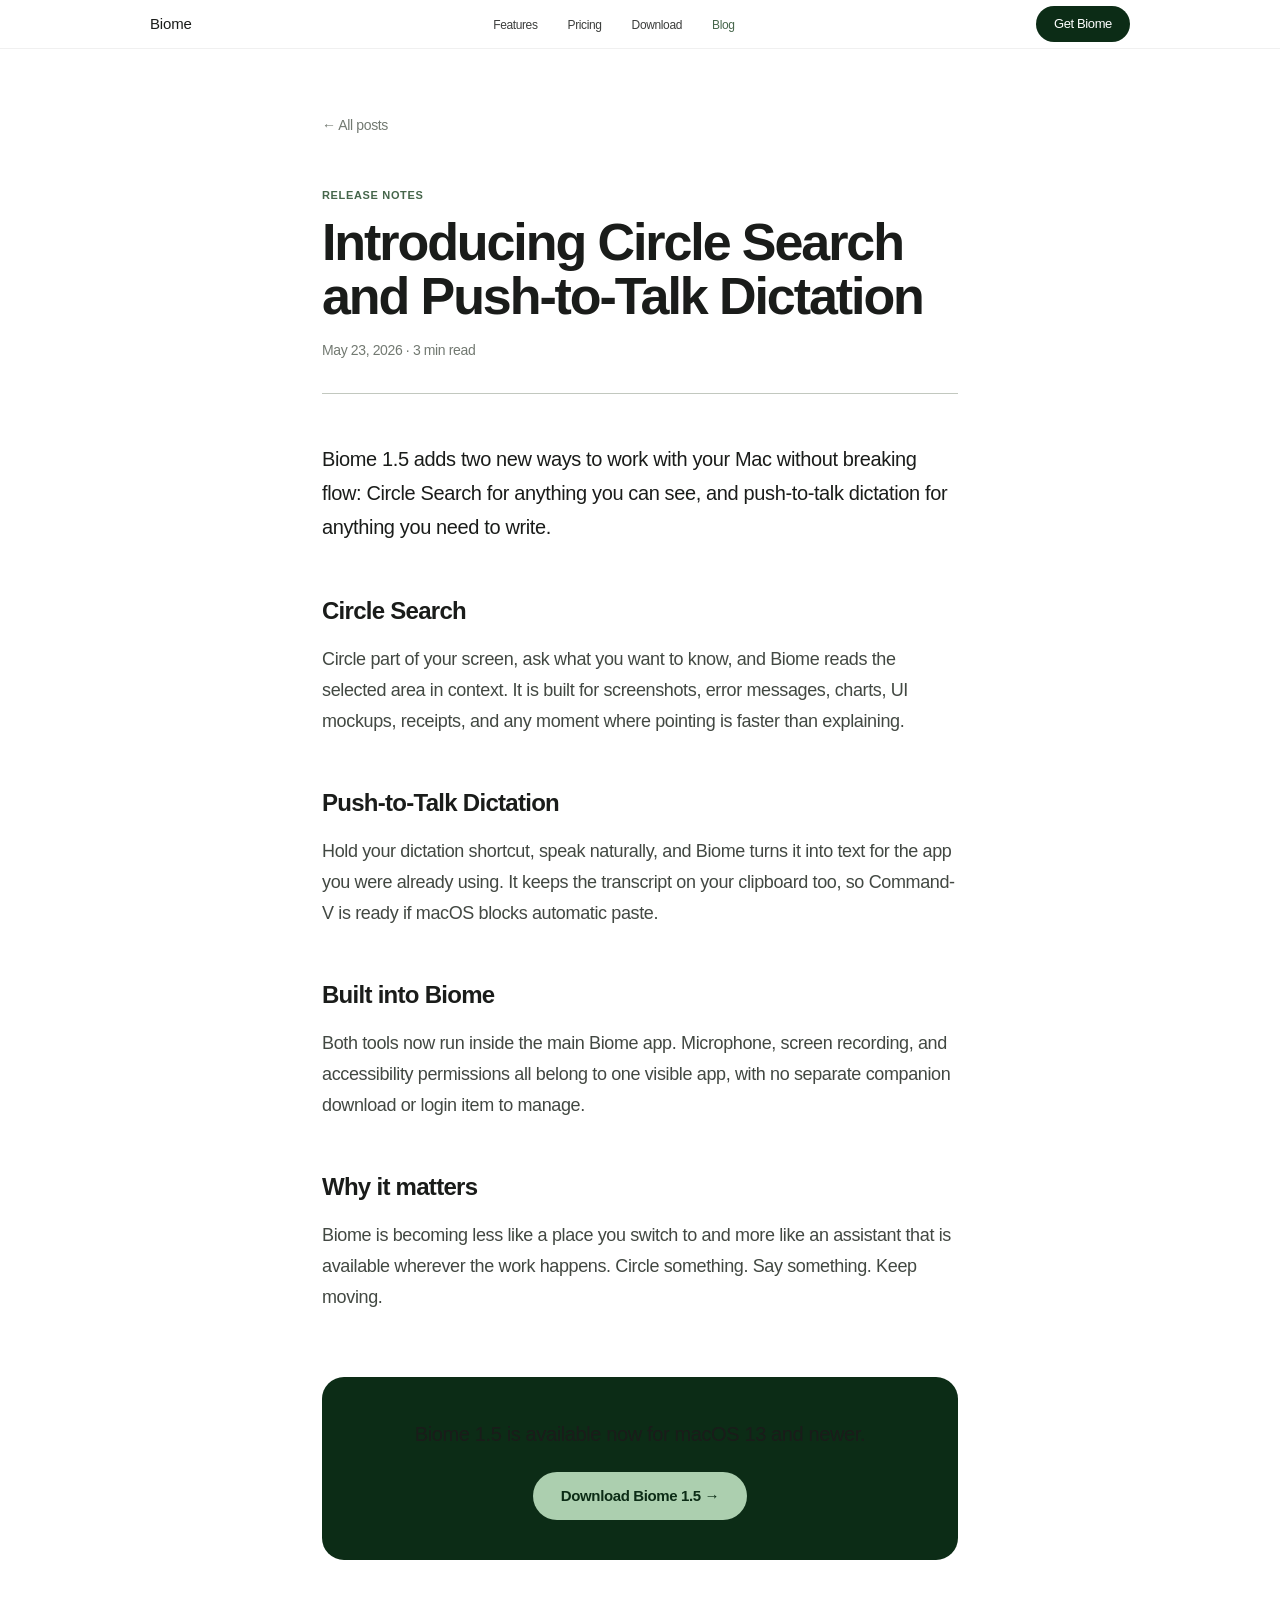
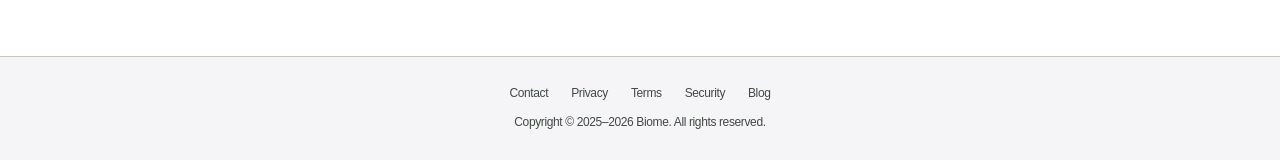
<file: blog/biome-1-5-system-tools.html>
<!doctype html>
<html lang="en">
<head>
<meta charset="utf-8" />
<meta name="viewport" content="width=device-width,initial-scale=1" />
<title>Introducing Circle Search and Push-to-Talk Dictation | Biome Blog</title>
<meta name="description" content="Biome 1.5 introduces Circle Search and push-to-talk dictation, two system-wide ways to ask, capture, and write without leaving the app you are already using." />
<meta property="og:type" content="article" />
<meta property="og:url" content="https://biomeai.uk/blog/biome-1-5-system-tools.html" />
<meta property="og:title" content="Introducing Circle Search and Push-to-Talk Dictation" />
<meta property="og:description" content="Circle anything on your screen or hold a shortcut to dictate. Biome 1.5 brings both into the Mac app." />
<meta property="og:image" content="https://biomeai.uk/og-image.png" />
<meta name="twitter:card" content="summary_large_image" />
<meta name="twitter:title" content="Introducing Circle Search and Push-to-Talk Dictation" />
<meta name="twitter:description" content="Circle anything on your screen or hold a shortcut to dictate. Biome 1.5 brings both into the Mac app." />
<meta name="twitter:image" content="https://biomeai.uk/og-image.png" />
<link rel="canonical" href="https://biomeai.uk/blog/biome-1-5-system-tools.html" />
<script type="application/ld+json">
{
  "@context": "https://schema.org",
  "@type": "BlogPosting",
  "headline": "Introducing Circle Search and Push-to-Talk Dictation",
  "description": "Biome 1.5 introduces Circle Search and push-to-talk dictation.",
  "datePublished": "2026-05-23",
  "dateModified": "2026-05-23",
  "author": {"@type": "Organization", "name": "Biome", "url": "https://biomeai.uk"},
  "publisher": {"@type": "Organization", "name": "Biome", "url": "https://biomeai.uk"},
  "url": "https://biomeai.uk/blog/biome-1-5-system-tools.html",
  "mainEntityOfPage": "https://biomeai.uk/blog/biome-1-5-system-tools.html"
}
</script>
<link rel="icon" href="/favicon.ico" sizes="any" />
<link rel="icon" type="image/svg+xml" href="/favicon.svg" />
<link rel="apple-touch-icon" href="/apple-touch-icon.png" />
<link rel="manifest" href="/site.webmanifest" />
<meta name="theme-color" content="#0c2c16" />
<style>
:root {
  --bg: #ffffff; --bg-alt: #f5f5f7; --bg-dark: #0c2c16;
  --ink: #1a1c1a; --ink-2: #424842; --ink-3: #727971;
  --line: #c2c8bf; --sage: #46664b; --sage-2: #accfaf;
  --sans: -apple-system, BlinkMacSystemFont, "SF Pro Display", "Helvetica Neue", Arial, sans-serif;
}
* { box-sizing: border-box; }
html, body { margin: 0; padding: 0; }
body { font-family: var(--sans); background: var(--bg); color: var(--ink); font-size: 17px; line-height: 1.47; -webkit-font-smoothing: antialiased; letter-spacing: -0.022em; }
a { color: var(--sage); text-decoration: none; }
a:hover { text-decoration: underline; }
.nav-wrap { position: sticky; top: 0; z-index: 50; background: rgba(255,255,255,0.72); backdrop-filter: saturate(180%) blur(20px); -webkit-backdrop-filter: saturate(180%) blur(20px); border-bottom: 1px solid rgba(0,0,0,0.06); }
.nav { max-width: 1024px; margin: 0 auto; padding: 0 22px; height: 48px; display: flex; align-items: center; justify-content: space-between; font-size: 14px; }
.nav .brand { font-weight: 500; font-size: 15px; letter-spacing: -0.01em; color: var(--ink); text-decoration: none; }
.nav ul { display: flex; gap: 30px; list-style: none; padding: 0; margin: 0; }
.nav ul a { color: var(--ink); opacity: 0.85; font-size: 12px; text-decoration: none; transition: opacity .15s; }
.nav ul a:hover, .nav ul a.active { opacity: 1; color: var(--sage); }
.nav .right { display: flex; gap: 18px; align-items: center; }
.btn-sm { display: inline-flex; align-items: center; background: var(--bg-dark); color: white; padding: 8px 18px; border-radius: 980px; font-size: 13px; font-weight: 500; text-decoration: none; transition: background .15s; }
.btn-sm:hover { background: #1a4228; text-decoration: none; }
@media (max-width: 680px) { .nav ul { display: none; } }
.article-wrap { max-width: 680px; margin: 0 auto; padding: 64px 22px 96px; }
.back { display: inline-flex; align-items: center; gap: 6px; font-size: 14px; color: var(--ink-3); margin-bottom: 40px; }
.back:hover { color: var(--sage); text-decoration: none; }
.tag { font-size: 11px; font-weight: 600; letter-spacing: 0.06em; text-transform: uppercase; color: var(--sage); margin-bottom: 12px; }
h1 { font-size: clamp(32px, 5vw, 52px); font-weight: 700; letter-spacing: -0.04em; line-height: 1.05; margin: 0 0 16px; }
.meta { font-size: 14px; color: var(--ink-3); margin-bottom: 48px; padding-bottom: 32px; border-bottom: 1px solid var(--line); }
.body p { font-size: 18px; line-height: 1.72; color: var(--ink-2); margin: 0 0 24px; }
.body p:first-child { font-size: 20px; color: var(--ink); font-weight: 400; }
.body strong { color: var(--ink); font-weight: 600; }
.body h2 { font-size: 24px; font-weight: 700; letter-spacing: -0.03em; color: var(--ink); margin: 48px 0 16px; }
.cta-box { background: var(--bg-dark); border-radius: 22px; padding: 40px; text-align: center; margin-top: 64px; }
.cta-box p { color: rgba(172,207,175,0.8); font-size: 16px; margin: 0 0 20px; }
.cta-box a { display: inline-flex; align-items: center; background: var(--sage-2); color: var(--bg-dark); padding: 13px 28px; border-radius: 980px; font-size: 15px; font-weight: 600; text-decoration: none; transition: background .15s; }
.cta-box a:hover { background: #c7ecca; text-decoration: none; }
footer { background: var(--bg-alt); color: var(--ink-2); padding: 28px 22px; font-size: 12px; text-align: center; border-top: 1px solid var(--line); }
footer a { color: var(--ink-2); margin: 0 10px; }
footer a:hover { color: var(--ink); }
</style>
</head>
<body>
<div class="nav-wrap">
  <nav class="nav" aria-label="Main navigation">
    <a href="/" class="brand">Biome</a>
    <ul>
      <li><a href="/#features">Features</a></li>
      <li><a href="/#pricing">Pricing</a></li>
      <li><a href="/#download">Download</a></li>
      <li><a href="/blog/" class="active">Blog</a></li>
    </ul>
    <div class="right">
      <a href="/#download" class="btn-sm">Get Biome</a>
    </div>
  </nav>
</div>

<main class="article-wrap">
  <a href="/blog/" class="back">← All posts</a>
  <p class="tag">Release Notes</p>
  <h1>Introducing Circle Search and Push-to-Talk Dictation</h1>
  <p class="meta">May 23, 2026 &middot; 3 min read</p>

  <div class="body">
    <p>Biome 1.5 adds two new ways to work with your Mac without breaking flow: Circle Search for anything you can see, and push-to-talk dictation for anything you need to write.</p>

    <h2>Circle Search</h2>
    <p>Circle part of your screen, ask what you want to know, and Biome reads the selected area in context. It is built for screenshots, error messages, charts, UI mockups, receipts, and any moment where pointing is faster than explaining.</p>

    <h2>Push-to-Talk Dictation</h2>
    <p>Hold your dictation shortcut, speak naturally, and Biome turns it into text for the app you were already using. It keeps the transcript on your clipboard too, so Command-V is ready if macOS blocks automatic paste.</p>

    <h2>Built into Biome</h2>
    <p>Both tools now run inside the main Biome app. Microphone, screen recording, and accessibility permissions all belong to one visible app, with no separate companion download or login item to manage.</p>

    <h2>Why it matters</h2>
    <p>Biome is becoming less like a place you switch to and more like an assistant that is available wherever the work happens. Circle something. Say something. Keep moving.</p>

    <div class="cta-box">
      <p>Biome 1.5 is available now for macOS 13 and newer.</p>
      <a href="/#download">Download Biome 1.5 →</a>
    </div>
  </div>
</main>

<footer>
  <div style="margin-bottom:12px">
    <a href="mailto:team@biomeai.uk">Contact</a>
    <a href="/privacy.html">Privacy</a>
    <a href="/terms.html">Terms</a>
    <a href="/security.html">Security</a>
    <a href="/blog/">Blog</a>
  </div>
  Copyright &copy; 2025&ndash;2026 Biome. All rights reserved.
</footer>
</body>
</html>
</file>
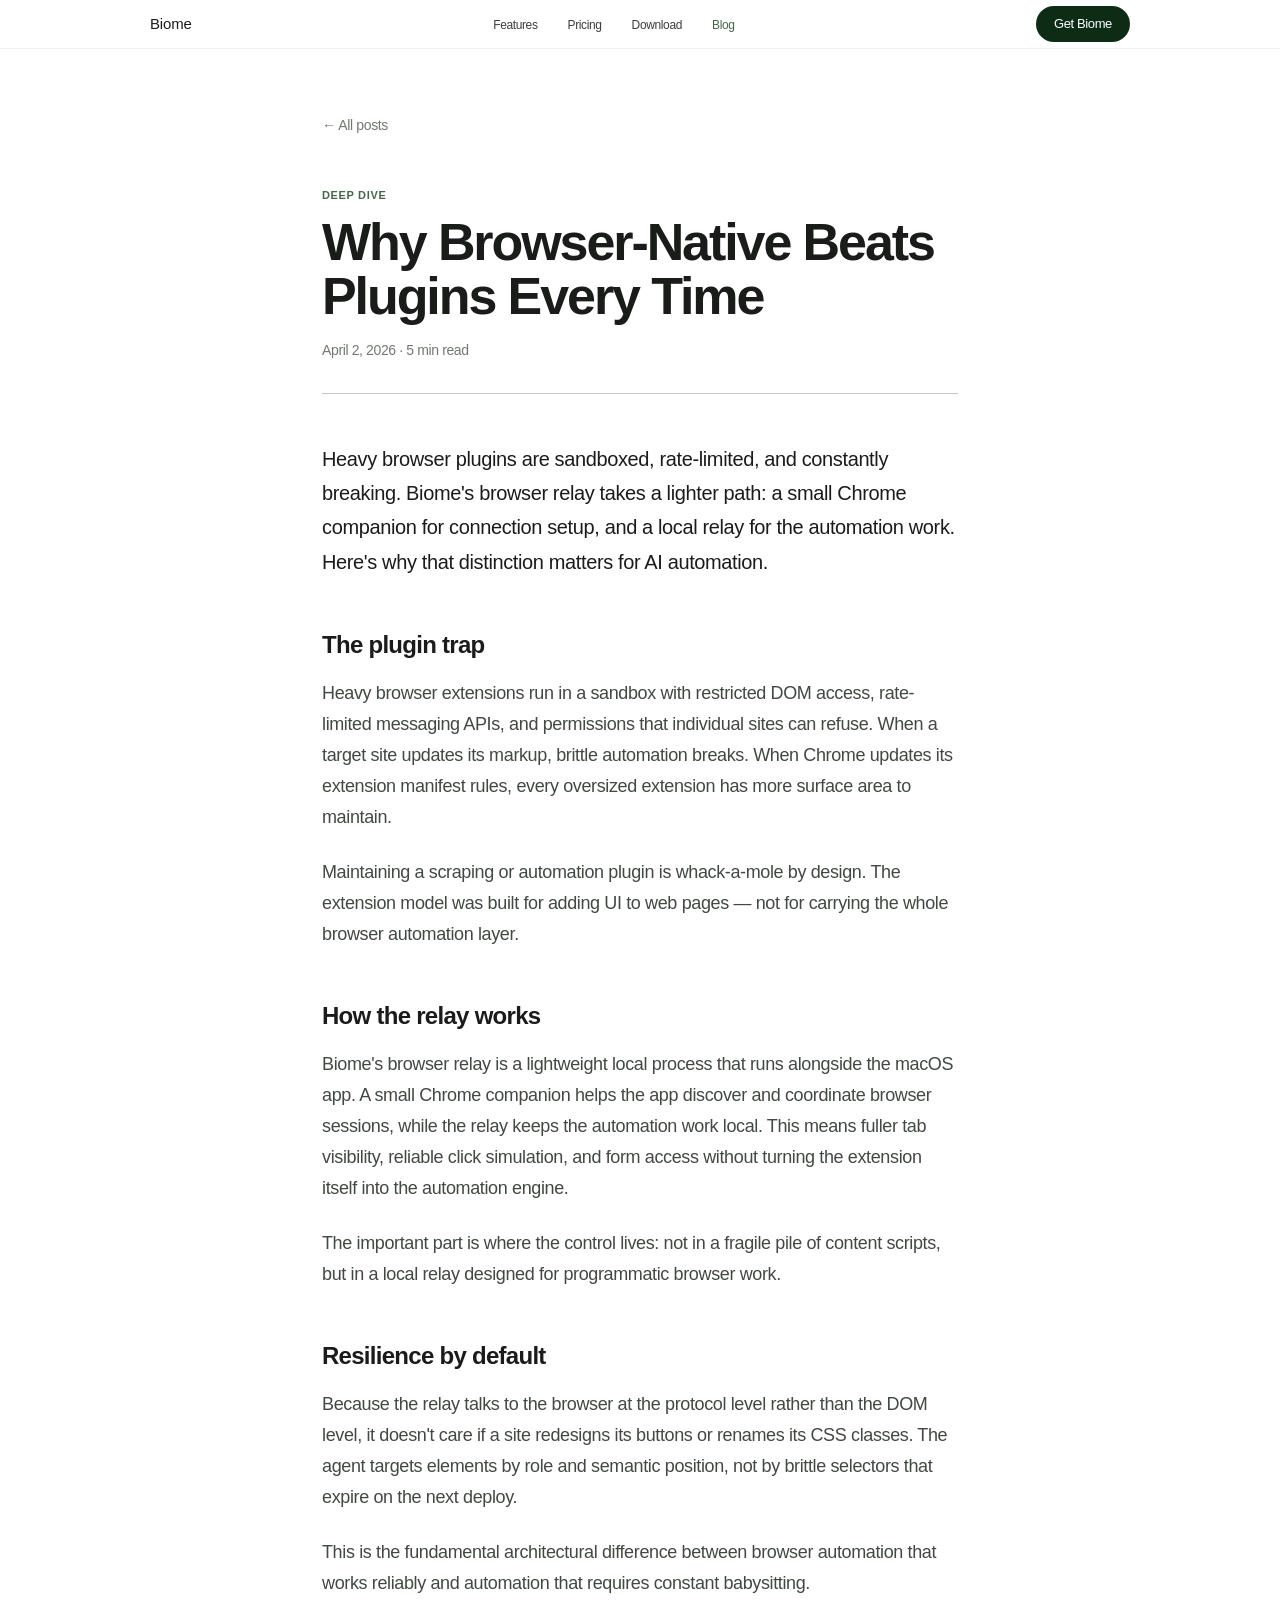
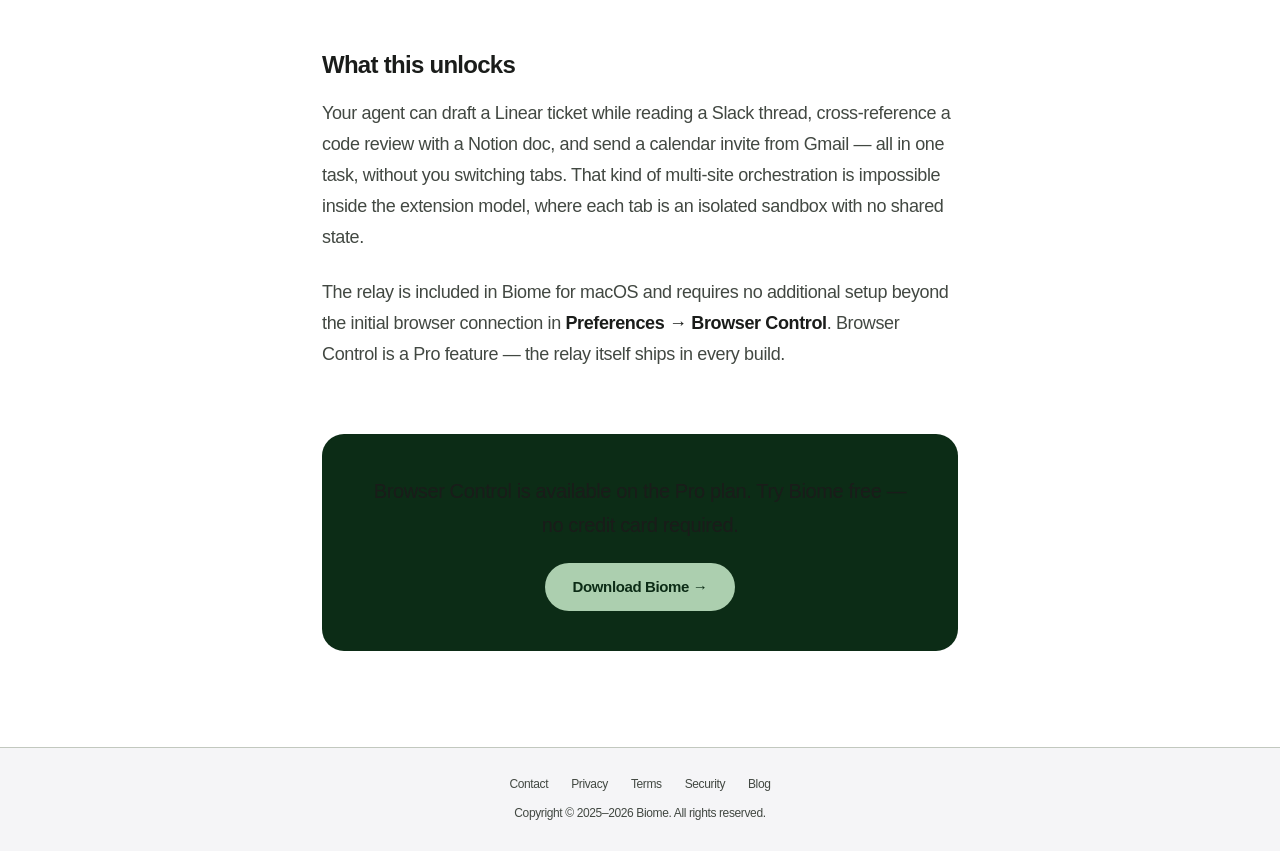
<file: blog/browser-native-vs-plugins.html>
<!doctype html>
<html lang="en">
<head>
<meta charset="utf-8" />
<meta name="viewport" content="width=device-width,initial-scale=1" />
<title>Why Browser-Native Beats Plugins Every Time | Biome Blog</title>
<meta name="description" content="Heavy browser plugins are sandboxed, rate-limited, and constantly breaking. Biome's browser relay keeps automation local and uses a lightweight Chrome companion for reliable AI browser work." />
<meta property="og:type" content="article" />
<meta property="og:url" content="https://biomeai.uk/blog/browser-native-vs-plugins.html" />
<meta property="og:title" content="Why Browser-Native Beats Plugins Every Time" />
<meta property="og:description" content="Heavy browser plugins are sandboxed and constantly breaking. Biome's browser relay takes a lighter local path — here's why it matters." />
<meta property="og:image" content="https://biomeai.uk/og-image.png" />
<meta name="twitter:card" content="summary_large_image" />
<meta name="twitter:title" content="Why Browser-Native Beats Plugins Every Time" />
<meta name="twitter:description" content="Heavy browser plugins are sandboxed and constantly breaking. Biome's browser relay takes a lighter local path — here's why it matters." />
<meta name="twitter:image" content="https://biomeai.uk/og-image.png" />
<link rel="canonical" href="https://biomeai.uk/blog/browser-native-vs-plugins.html" />
<script type="application/ld+json">
{
  "@context": "https://schema.org",
  "@type": "BlogPosting",
  "headline": "Why Browser-Native Beats Plugins Every Time",
  "description": "Heavy browser plugins are sandboxed, rate-limited, and constantly breaking. Biome's browser relay keeps automation local with a lightweight Chrome companion.",
  "datePublished": "2026-04-02",
  "dateModified": "2026-04-02",
  "author": {"@type": "Organization", "name": "Biome", "url": "https://biomeai.uk"},
  "publisher": {"@type": "Organization", "name": "Biome", "url": "https://biomeai.uk"},
  "url": "https://biomeai.uk/blog/browser-native-vs-plugins.html",
  "mainEntityOfPage": "https://biomeai.uk/blog/browser-native-vs-plugins.html"
}
</script>
<link rel="icon" href="/favicon.ico" sizes="any" />
<link rel="icon" type="image/svg+xml" href="/favicon.svg" />
<link rel="apple-touch-icon" href="/apple-touch-icon.png" />
<link rel="manifest" href="/site.webmanifest" />
<meta name="theme-color" content="#0c2c16" />
<style>
:root {
  --bg: #ffffff; --bg-alt: #f5f5f7; --bg-dark: #0c2c16;
  --ink: #1a1c1a; --ink-2: #424842; --ink-3: #727971;
  --line: #c2c8bf; --sage: #46664b; --sage-2: #accfaf;
  --sans: -apple-system, BlinkMacSystemFont, "SF Pro Display", "Helvetica Neue", Arial, sans-serif;
}
* { box-sizing: border-box; }
html, body { margin: 0; padding: 0; }
body { font-family: var(--sans); background: var(--bg); color: var(--ink); font-size: 17px; line-height: 1.47; -webkit-font-smoothing: antialiased; letter-spacing: -0.022em; }
a { color: var(--sage); text-decoration: none; }
a:hover { text-decoration: underline; }

.nav-wrap { position: sticky; top: 0; z-index: 50; background: rgba(255,255,255,0.72); backdrop-filter: saturate(180%) blur(20px); -webkit-backdrop-filter: saturate(180%) blur(20px); border-bottom: 1px solid rgba(0,0,0,0.06); }
.nav { max-width: 1024px; margin: 0 auto; padding: 0 22px; height: 48px; display: flex; align-items: center; justify-content: space-between; font-size: 14px; }
.nav .brand { font-weight: 500; font-size: 15px; letter-spacing: -0.01em; color: var(--ink); text-decoration: none; }
.nav ul { display: flex; gap: 30px; list-style: none; padding: 0; margin: 0; }
.nav ul a { color: var(--ink); opacity: 0.85; font-size: 12px; text-decoration: none; transition: opacity .15s; }
.nav ul a:hover, .nav ul a.active { opacity: 1; color: var(--sage); }
.nav .right { display: flex; gap: 18px; align-items: center; }
.btn-sm { display: inline-flex; align-items: center; background: var(--bg-dark); color: white; padding: 8px 18px; border-radius: 980px; font-size: 13px; font-weight: 500; text-decoration: none; transition: background .15s; }
.btn-sm:hover { background: #1a4228; text-decoration: none; }
@media (max-width: 680px) { .nav ul { display: none; } }

.article-wrap { max-width: 680px; margin: 0 auto; padding: 64px 22px 96px; }
.back { display: inline-flex; align-items: center; gap: 6px; font-size: 14px; color: var(--ink-3); margin-bottom: 40px; }
.back:hover { color: var(--sage); text-decoration: none; }
.tag { font-size: 11px; font-weight: 600; letter-spacing: 0.06em; text-transform: uppercase; color: var(--sage); margin-bottom: 12px; }
h1 { font-size: clamp(32px, 5vw, 52px); font-weight: 700; letter-spacing: -0.04em; line-height: 1.05; margin: 0 0 16px; }
.meta { font-size: 14px; color: var(--ink-3); margin-bottom: 48px; padding-bottom: 32px; border-bottom: 1px solid var(--line); }
.body p { font-size: 18px; line-height: 1.72; color: var(--ink-2); margin: 0 0 24px; }
.body p:first-child { font-size: 20px; color: var(--ink); font-weight: 400; }
.body strong { color: var(--ink); font-weight: 600; }
.body h2 { font-size: 24px; font-weight: 700; letter-spacing: -0.03em; color: var(--ink); margin: 48px 0 16px; }
.cta-box { background: var(--bg-dark); border-radius: 22px; padding: 40px; text-align: center; margin-top: 64px; }
.cta-box p { color: rgba(172,207,175,0.8); font-size: 16px; margin: 0 0 20px; }
.cta-box a { display: inline-flex; align-items: center; background: var(--sage-2); color: var(--bg-dark); padding: 13px 28px; border-radius: 980px; font-size: 15px; font-weight: 600; text-decoration: none; transition: background .15s; }
.cta-box a:hover { background: #c7ecca; text-decoration: none; }

footer { background: var(--bg-alt); color: var(--ink-2); padding: 28px 22px; font-size: 12px; text-align: center; border-top: 1px solid var(--line); }
footer a { color: var(--ink-2); margin: 0 10px; }
footer a:hover { color: var(--ink); }
</style>
</head>
<body>

<div class="nav-wrap">
  <nav class="nav" aria-label="Main navigation">
    <a href="/" class="brand">Biome</a>
    <ul>
      <li><a href="/#features">Features</a></li>
      <li><a href="/#pricing">Pricing</a></li>
      <li><a href="/#download">Download</a></li>
      <li><a href="/blog/" class="active">Blog</a></li>
    </ul>
    <div class="right">
      <a href="/#download" class="btn-sm">Get Biome</a>
    </div>
  </nav>
</div>

<main class="article-wrap">
  <a href="/blog/" class="back">← All posts</a>
  <p class="tag">Deep Dive</p>
  <h1>Why Browser-Native Beats Plugins Every Time</h1>
  <p class="meta">April 2, 2026 &middot; 5 min read</p>

  <div class="body">
    <p>Heavy browser plugins are sandboxed, rate-limited, and constantly breaking. Biome's browser relay takes a lighter path: a small Chrome companion for connection setup, and a local relay for the automation work. Here's why that distinction matters for AI automation.</p>

    <h2>The plugin trap</h2>
    <p>Heavy browser extensions run in a sandbox with restricted DOM access, rate-limited messaging APIs, and permissions that individual sites can refuse. When a target site updates its markup, brittle automation breaks. When Chrome updates its extension manifest rules, every oversized extension has more surface area to maintain.</p>
    <p>Maintaining a scraping or automation plugin is whack-a-mole by design. The extension model was built for adding UI to web pages — not for carrying the whole browser automation layer.</p>

    <h2>How the relay works</h2>
    <p>Biome's browser relay is a lightweight local process that runs alongside the macOS app. A small Chrome companion helps the app discover and coordinate browser sessions, while the relay keeps the automation work local. This means fuller tab visibility, reliable click simulation, and form access without turning the extension itself into the automation engine.</p>
    <p>The important part is where the control lives: not in a fragile pile of content scripts, but in a local relay designed for programmatic browser work.</p>

    <h2>Resilience by default</h2>
    <p>Because the relay talks to the browser at the protocol level rather than the DOM level, it doesn't care if a site redesigns its buttons or renames its CSS classes. The agent targets elements by role and semantic position, not by brittle selectors that expire on the next deploy.</p>
    <p>This is the fundamental architectural difference between browser automation that works reliably and automation that requires constant babysitting.</p>

    <h2>What this unlocks</h2>
    <p>Your agent can draft a Linear ticket while reading a Slack thread, cross-reference a code review with a Notion doc, and send a calendar invite from Gmail — all in one task, without you switching tabs. That kind of multi-site orchestration is impossible inside the extension model, where each tab is an isolated sandbox with no shared state.</p>
    <p>The relay is included in Biome for macOS and requires no additional setup beyond the initial browser connection in <strong>Preferences → Browser Control</strong>. Browser Control is a Pro feature — the relay itself ships in every build.</p>

    <div class="cta-box">
      <p>Browser Control is available on the Pro plan. Try Biome free — no credit card required.</p>
      <a href="/#download">Download Biome →</a>
    </div>
  </div>
</main>

<footer>
  <div style="margin-bottom:12px">
    <a href="mailto:team@biomeai.uk">Contact</a>
    <a href="/privacy.html">Privacy</a>
    <a href="/terms.html">Terms</a>
    <a href="/security.html">Security</a>
    <a href="/blog/">Blog</a>
  </div>
  Copyright &copy; 2025&ndash;2026 Biome. All rights reserved.
</footer>

</body>
</html>
</file>
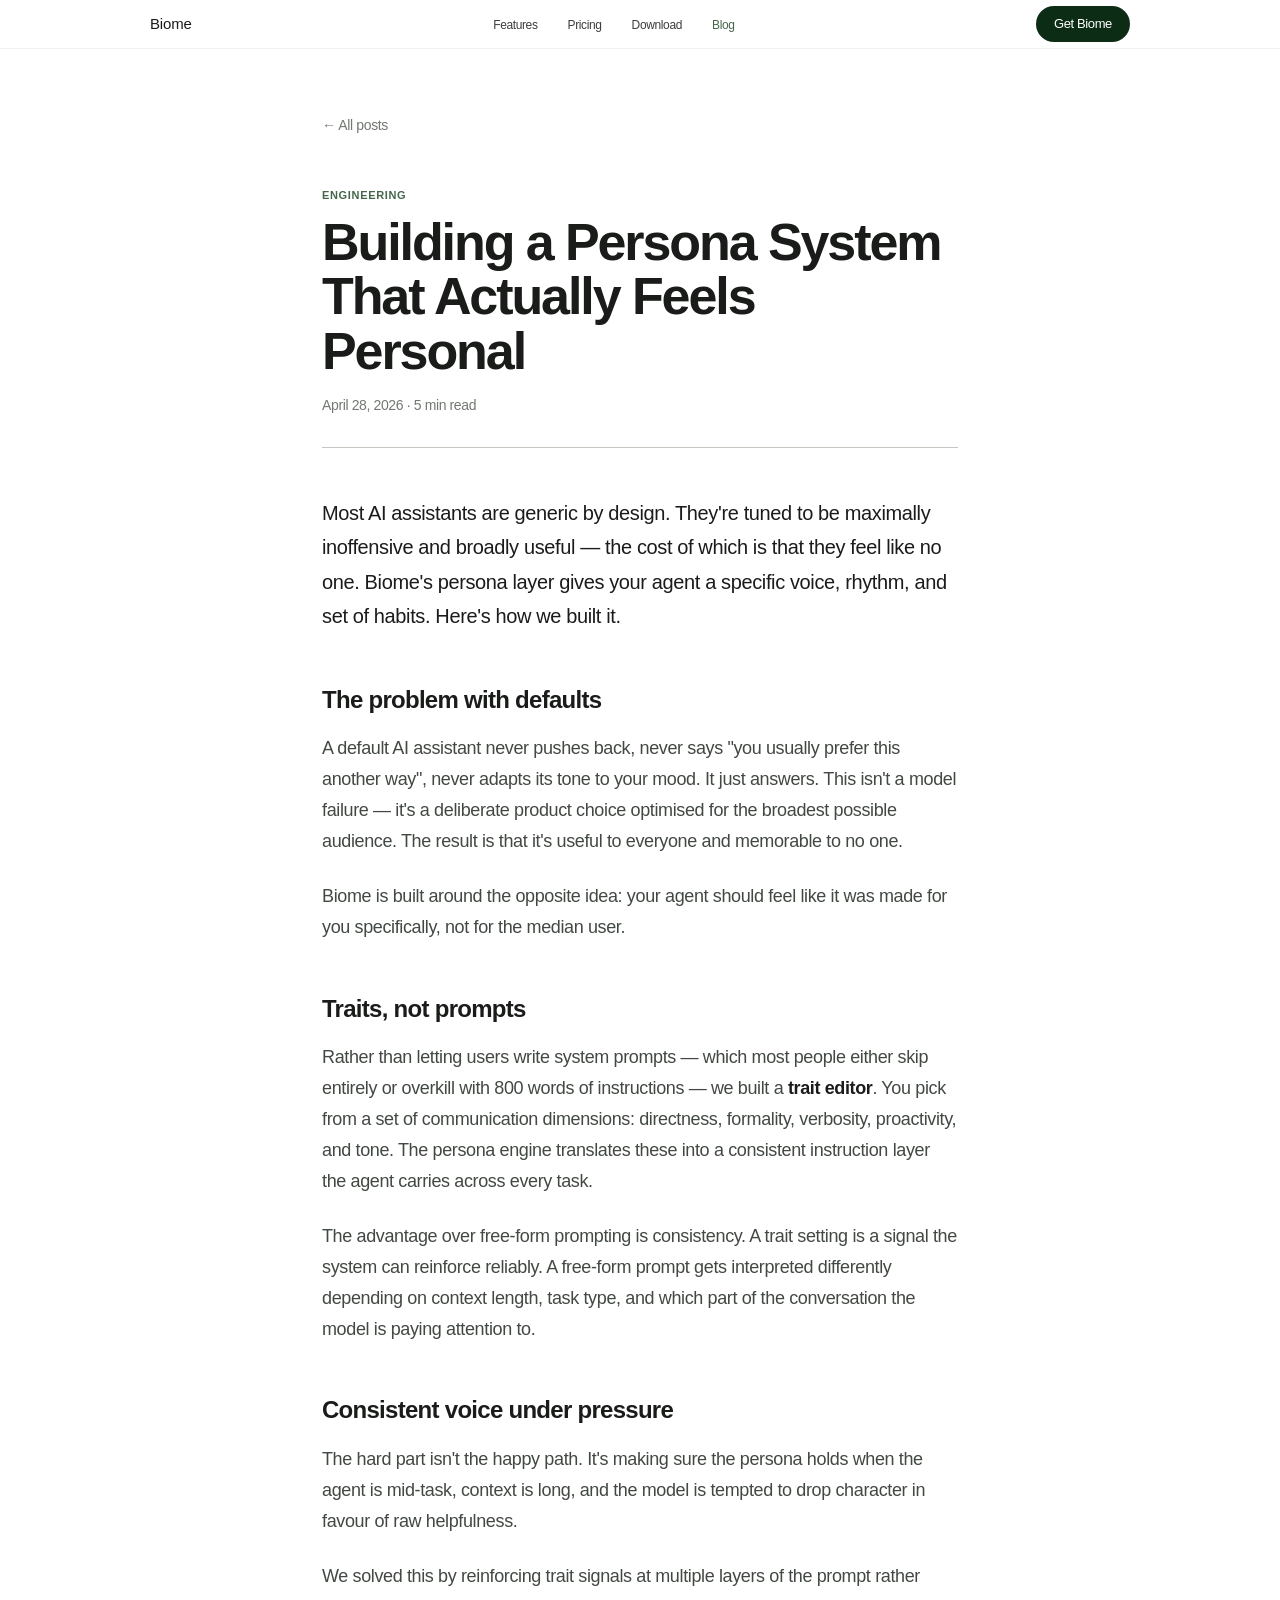
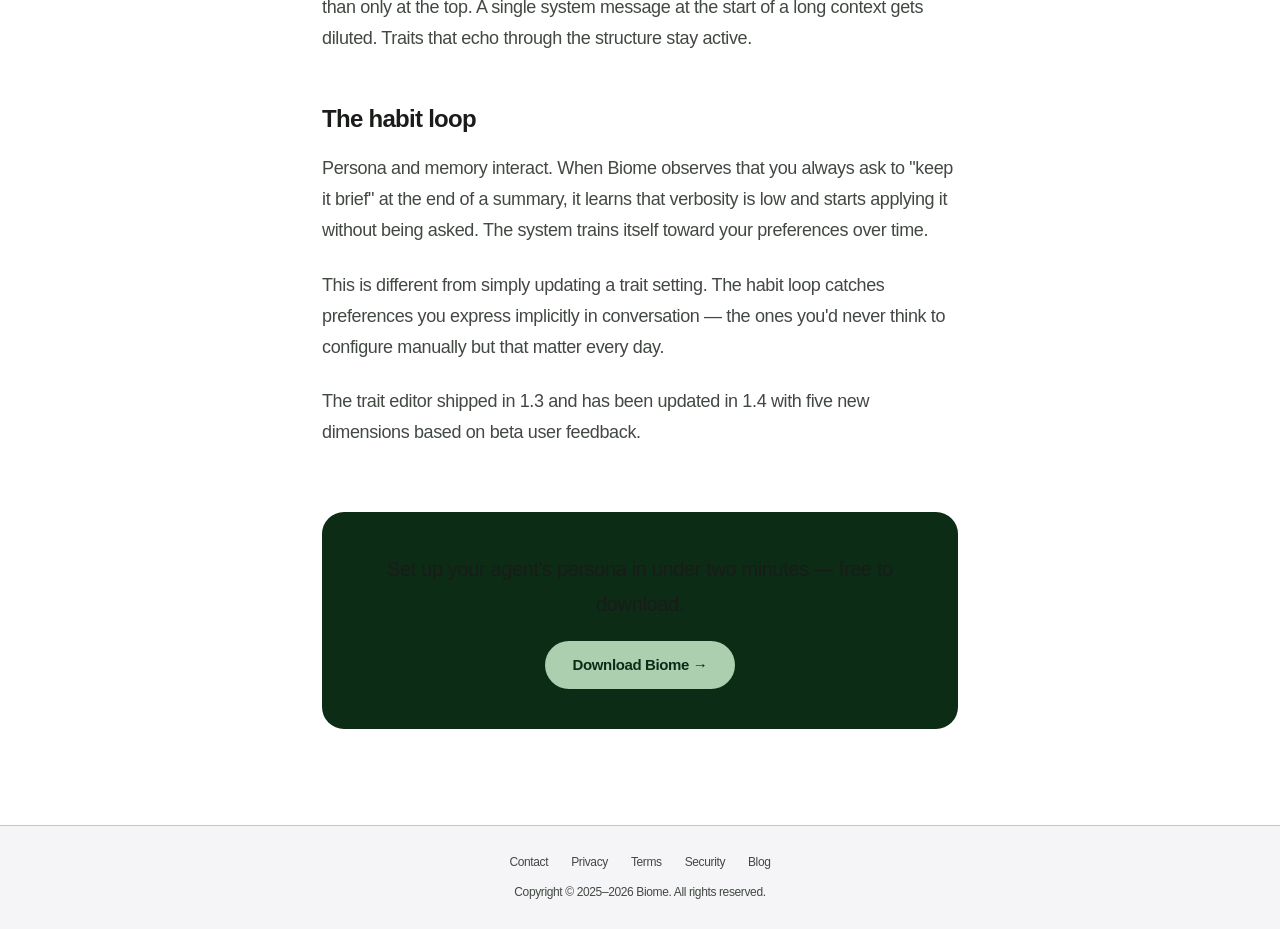
<file: blog/persona-system.html>
<!doctype html>
<html lang="en">
<head>
<meta charset="utf-8" />
<meta name="viewport" content="width=device-width,initial-scale=1" />
<title>Building a Persona System That Actually Feels Personal | Biome Blog</title>
<meta name="description" content="Most AI assistants are generic by design. Biome's persona layer gives your agent a specific voice, rhythm, and set of habits. Here's how we built it — traits, not prompts, and why that distinction matters." />
<meta property="og:type" content="article" />
<meta property="og:url" content="https://biomeai.uk/blog/persona-system.html" />
<meta property="og:title" content="Building a Persona System That Actually Feels Personal" />
<meta property="og:description" content="Biome's persona layer gives your agent a specific voice, rhythm, and habits. Here's how we built it." />
<meta property="og:image" content="https://biomeai.uk/og-image.png" />
<meta name="twitter:card" content="summary_large_image" />
<meta name="twitter:title" content="Building a Persona System That Actually Feels Personal" />
<meta name="twitter:description" content="Biome's persona layer gives your AI agent a specific voice, rhythm, and habits. Here's how we built it." />
<meta name="twitter:image" content="https://biomeai.uk/og-image.png" />
<link rel="canonical" href="https://biomeai.uk/blog/persona-system.html" />
<script type="application/ld+json">
{
  "@context": "https://schema.org",
  "@type": "BlogPosting",
  "headline": "Building a Persona System That Actually Feels Personal",
  "description": "Most AI assistants are generic by design. Biome's persona layer gives your agent a specific voice, rhythm, and set of habits.",
  "datePublished": "2026-04-28",
  "dateModified": "2026-04-28",
  "author": {"@type": "Organization", "name": "Biome", "url": "https://biomeai.uk"},
  "publisher": {"@type": "Organization", "name": "Biome", "url": "https://biomeai.uk"},
  "url": "https://biomeai.uk/blog/persona-system.html",
  "mainEntityOfPage": "https://biomeai.uk/blog/persona-system.html"
}
</script>
<link rel="icon" href="/favicon.ico" sizes="any" />
<link rel="icon" type="image/svg+xml" href="/favicon.svg" />
<link rel="apple-touch-icon" href="/apple-touch-icon.png" />
<link rel="manifest" href="/site.webmanifest" />
<meta name="theme-color" content="#0c2c16" />
<style>
:root {
  --bg: #ffffff; --bg-alt: #f5f5f7; --bg-dark: #0c2c16;
  --ink: #1a1c1a; --ink-2: #424842; --ink-3: #727971;
  --line: #c2c8bf; --sage: #46664b; --sage-2: #accfaf;
  --sans: -apple-system, BlinkMacSystemFont, "SF Pro Display", "Helvetica Neue", Arial, sans-serif;
}
* { box-sizing: border-box; }
html, body { margin: 0; padding: 0; }
body { font-family: var(--sans); background: var(--bg); color: var(--ink); font-size: 17px; line-height: 1.47; -webkit-font-smoothing: antialiased; letter-spacing: -0.022em; }
a { color: var(--sage); text-decoration: none; }
a:hover { text-decoration: underline; }

.nav-wrap { position: sticky; top: 0; z-index: 50; background: rgba(255,255,255,0.72); backdrop-filter: saturate(180%) blur(20px); -webkit-backdrop-filter: saturate(180%) blur(20px); border-bottom: 1px solid rgba(0,0,0,0.06); }
.nav { max-width: 1024px; margin: 0 auto; padding: 0 22px; height: 48px; display: flex; align-items: center; justify-content: space-between; font-size: 14px; }
.nav .brand { font-weight: 500; font-size: 15px; letter-spacing: -0.01em; color: var(--ink); text-decoration: none; }
.nav ul { display: flex; gap: 30px; list-style: none; padding: 0; margin: 0; }
.nav ul a { color: var(--ink); opacity: 0.85; font-size: 12px; text-decoration: none; transition: opacity .15s; }
.nav ul a:hover, .nav ul a.active { opacity: 1; color: var(--sage); }
.nav .right { display: flex; gap: 18px; align-items: center; }
.btn-sm { display: inline-flex; align-items: center; background: var(--bg-dark); color: white; padding: 8px 18px; border-radius: 980px; font-size: 13px; font-weight: 500; text-decoration: none; transition: background .15s; }
.btn-sm:hover { background: #1a4228; text-decoration: none; }
@media (max-width: 680px) { .nav ul { display: none; } }

.article-wrap { max-width: 680px; margin: 0 auto; padding: 64px 22px 96px; }
.back { display: inline-flex; align-items: center; gap: 6px; font-size: 14px; color: var(--ink-3); margin-bottom: 40px; }
.back:hover { color: var(--sage); text-decoration: none; }
.tag { font-size: 11px; font-weight: 600; letter-spacing: 0.06em; text-transform: uppercase; color: var(--sage); margin-bottom: 12px; }
h1 { font-size: clamp(32px, 5vw, 52px); font-weight: 700; letter-spacing: -0.04em; line-height: 1.05; margin: 0 0 16px; }
.meta { font-size: 14px; color: var(--ink-3); margin-bottom: 48px; padding-bottom: 32px; border-bottom: 1px solid var(--line); }
.body p { font-size: 18px; line-height: 1.72; color: var(--ink-2); margin: 0 0 24px; }
.body p:first-child { font-size: 20px; color: var(--ink); font-weight: 400; }
.body strong { color: var(--ink); font-weight: 600; }
.body h2 { font-size: 24px; font-weight: 700; letter-spacing: -0.03em; color: var(--ink); margin: 48px 0 16px; }
.cta-box { background: var(--bg-dark); border-radius: 22px; padding: 40px; text-align: center; margin-top: 64px; }
.cta-box p { color: rgba(172,207,175,0.8); font-size: 16px; margin: 0 0 20px; }
.cta-box a { display: inline-flex; align-items: center; background: var(--sage-2); color: var(--bg-dark); padding: 13px 28px; border-radius: 980px; font-size: 15px; font-weight: 600; text-decoration: none; transition: background .15s; }
.cta-box a:hover { background: #c7ecca; text-decoration: none; }

footer { background: var(--bg-alt); color: var(--ink-2); padding: 28px 22px; font-size: 12px; text-align: center; border-top: 1px solid var(--line); }
footer a { color: var(--ink-2); margin: 0 10px; }
footer a:hover { color: var(--ink); }
</style>
</head>
<body>

<div class="nav-wrap">
  <nav class="nav" aria-label="Main navigation">
    <a href="/" class="brand">Biome</a>
    <ul>
      <li><a href="/#features">Features</a></li>
      <li><a href="/#pricing">Pricing</a></li>
      <li><a href="/#download">Download</a></li>
      <li><a href="/blog/" class="active">Blog</a></li>
    </ul>
    <div class="right">
      <a href="/#download" class="btn-sm">Get Biome</a>
    </div>
  </nav>
</div>

<main class="article-wrap">
  <a href="/blog/" class="back">← All posts</a>
  <p class="tag">Engineering</p>
  <h1>Building a Persona System That Actually Feels Personal</h1>
  <p class="meta">April 28, 2026 &middot; 5 min read</p>

  <div class="body">
    <p>Most AI assistants are generic by design. They're tuned to be maximally inoffensive and broadly useful — the cost of which is that they feel like no one. Biome's persona layer gives your agent a specific voice, rhythm, and set of habits. Here's how we built it.</p>

    <h2>The problem with defaults</h2>
    <p>A default AI assistant never pushes back, never says "you usually prefer this another way", never adapts its tone to your mood. It just answers. This isn't a model failure — it's a deliberate product choice optimised for the broadest possible audience. The result is that it's useful to everyone and memorable to no one.</p>
    <p>Biome is built around the opposite idea: your agent should feel like it was made for you specifically, not for the median user.</p>

    <h2>Traits, not prompts</h2>
    <p>Rather than letting users write system prompts — which most people either skip entirely or overkill with 800 words of instructions — we built a <strong>trait editor</strong>. You pick from a set of communication dimensions: directness, formality, verbosity, proactivity, and tone. The persona engine translates these into a consistent instruction layer the agent carries across every task.</p>
    <p>The advantage over free-form prompting is consistency. A trait setting is a signal the system can reinforce reliably. A free-form prompt gets interpreted differently depending on context length, task type, and which part of the conversation the model is paying attention to.</p>

    <h2>Consistent voice under pressure</h2>
    <p>The hard part isn't the happy path. It's making sure the persona holds when the agent is mid-task, context is long, and the model is tempted to drop character in favour of raw helpfulness.</p>
    <p>We solved this by reinforcing trait signals at multiple layers of the prompt rather than only at the top. A single system message at the start of a long context gets diluted. Traits that echo through the structure stay active.</p>

    <h2>The habit loop</h2>
    <p>Persona and memory interact. When Biome observes that you always ask to "keep it brief" at the end of a summary, it learns that verbosity is low and starts applying it without being asked. The system trains itself toward your preferences over time.</p>
    <p>This is different from simply updating a trait setting. The habit loop catches preferences you express implicitly in conversation — the ones you'd never think to configure manually but that matter every day.</p>
    <p>The trait editor shipped in 1.3 and has been updated in 1.4 with five new dimensions based on beta user feedback.</p>

    <div class="cta-box">
      <p>Set up your agent's persona in under two minutes — free to download.</p>
      <a href="/#download">Download Biome →</a>
    </div>
  </div>
</main>

<footer>
  <div style="margin-bottom:12px">
    <a href="mailto:team@biomeai.uk">Contact</a>
    <a href="/privacy.html">Privacy</a>
    <a href="/terms.html">Terms</a>
    <a href="/security.html">Security</a>
    <a href="/blog/">Blog</a>
  </div>
  Copyright &copy; 2025&ndash;2026 Biome. All rights reserved.
</footer>

</body>
</html>
</file>
<file: site.css>
:root {
  --bg: #fbfdfb;
  --bg-alt: #f1f5f1;
  --bg-dark: #0c2c16;
  --ink: #1a1c1a;
  --ink-2: #424842;
  --ink-3: #727971;
  --line: #c2c8bf;
  --sage: #46664b;
  --sage-2: #accfaf;
  --radius-s: 8px;
  --radius-m: 12px;
  --radius-l: 16px;
  --sans: -apple-system, BlinkMacSystemFont, "SF Pro Display", "SF Pro Text", "Helvetica Neue", Helvetica, Arial, sans-serif;
  --mono: "SF Mono", ui-monospace, "Menlo", monospace;
}
* { box-sizing: border-box; }
html { scroll-behavior: smooth; }
section { scroll-margin-top: 64px; }
html, body { margin: 0; padding: 0; }
body {
  font-family: var(--sans);
  background: var(--bg);
  color: var(--ink);
  font-size: 17px;
  line-height: 1.47;
  -webkit-font-smoothing: antialiased;
  letter-spacing: -0.022em;
}
a { color: var(--sage); text-decoration: none; }
a:hover { text-decoration: underline; }
.hidden { display: none !important; }

/* ── Founding Users banner ── */
.founders-banner {
  overflow: hidden;
  background: #0f3019;
  color: #eef8ef;
  border-bottom: 1px solid rgba(172,207,175,0.16);
}
.founders-banner.is-hidden {
  display: none;
}
.founders-banner-inner {
  min-height: 42px;
  max-width: 1024px;
  margin: 0 auto;
  padding: 0 22px;
  display: grid;
  grid-template-columns: minmax(0, 1fr) auto auto;
  align-items: center;
  gap: 14px;
}
.founders-banner-toggle,
.founders-dismiss,
.founders-cta {
  font-family: inherit;
}
.founders-banner-toggle {
  min-width: 0;
  padding: 9px 0;
  border: 0;
  background: transparent;
  color: inherit;
  cursor: pointer;
  display: flex;
  align-items: center;
  gap: 10px;
  text-align: left;
}
.founders-kicker {
  flex: 0 0 auto;
  color: var(--sage-2);
  font-size: 11px;
  font-weight: 750;
  letter-spacing: 0.08em;
  text-transform: uppercase;
}
.founders-title {
  min-width: 0;
  overflow: hidden;
  color: rgba(238,248,239,0.92);
  font-size: 13px;
  line-height: 1.25;
  font-weight: 560;
  text-overflow: ellipsis;
  white-space: nowrap;
}
.founders-chevron {
  flex: 0 0 auto;
  color: rgba(172,207,175,0.78);
  transition: transform .28s cubic-bezier(0.16,1,0.3,1);
}
.founders-banner[data-expanded="true"] .founders-chevron {
  transform: rotate(180deg);
}
.founders-cta {
  border: 1px solid rgba(172,207,175,0.32);
  background: var(--sage-2);
  color: var(--bg-dark);
  cursor: pointer;
  border-radius: 999px;
  padding: 7px 13px;
  font-size: 12px;
  font-weight: 720;
  white-space: nowrap;
  transition: background .15s ease, transform .15s ease;
}
.founders-cta:hover {
  background: #c7ecca;
  transform: translateY(-1px);
}
.founders-dismiss {
  width: 28px;
  height: 28px;
  border: 0;
  border-radius: 999px;
  background: rgba(238,248,239,0.08);
  color: rgba(238,248,239,0.74);
  cursor: pointer;
  display: inline-flex;
  align-items: center;
  justify-content: center;
  transition: background .15s ease, color .15s ease;
}
.founders-dismiss:hover {
  background: rgba(238,248,239,0.14);
  color: #eef8ef;
}
.founders-banner-details {
  display: grid;
  grid-template-rows: 0fr;
  transition: grid-template-rows .32s cubic-bezier(0.16,1,0.3,1);
}
.founders-banner[data-expanded="true"] .founders-banner-details {
  grid-template-rows: 1fr;
}
.founders-detail-grid {
  min-height: 0;
  overflow: hidden;
  max-width: 1024px;
  margin: 0 auto;
  padding: 0 22px;
  display: grid;
  grid-template-columns: repeat(3, 1fr);
  gap: 0;
}
.founders-detail-grid span {
  padding: 0 18px 14px 0;
  color: rgba(238,248,239,0.72);
  font-size: 12px;
  line-height: 1.35;
}
.founders-detail-grid span::before {
  content: "";
  display: inline-block;
  width: 6px;
  height: 6px;
  margin-right: 8px;
  border-radius: 50%;
  background: var(--sage-2);
  vertical-align: 1px;
}

/* ── Nav ── */
.nav-wrap {
  position: sticky; top: 0; z-index: 50;
  background: rgba(251,253,251,0.82);
  backdrop-filter: saturate(180%) blur(20px);
  -webkit-backdrop-filter: saturate(180%) blur(20px);
  border-bottom: 1px solid rgba(0,0,0,0.06);
}
.nav {
  max-width: 1024px; margin: 0 auto; padding: 0 22px;
  height: 48px;
  display: flex; align-items: center; justify-content: space-between;
  font-size: 14px;
}
.nav .brand { font-weight: 500; font-size: 15px; letter-spacing: -0.01em; color: var(--ink); text-decoration: none; }
.nav ul { display: flex; gap: 30px; list-style: none; padding: 0; margin: 0; }
.nav ul a { color: var(--ink); opacity: 0.85; font-weight: 400; font-size: 12px; text-decoration: none; transition: opacity .15s; }
.nav ul a:hover, .nav ul a.nav-active { opacity: 1; color: var(--sage); }
.nav .right { display: flex; gap: 18px; align-items: center; font-size: 12px; }
#nav-auth-btn {
  background: 0; border: 0; cursor: pointer; font-family: inherit;
  font-size: 12px; color: var(--ink); opacity: 0.85; padding: 0; font-weight: 400;
}
#nav-auth-btn:hover { opacity: 1; }
.nav-hamburger {
  display: none; background: 0; border: 0; cursor: pointer;
  color: var(--ink); padding: 4px; line-height: 0;
}
#mobile-menu {
  height: 0; overflow: hidden;
  transition: height .35s cubic-bezier(0.16,1,0.3,1);
  background: rgba(255,255,255,0.97);
  border-bottom: 1px solid rgba(0,0,0,0.06);
}
.mm-inner { padding: 14px 22px 20px; display: flex; flex-direction: column; gap: 14px; }
.mm-inner a, .mm-inner button {
  color: var(--ink); font-size: 15px; font-weight: 400;
  text-decoration: none; background: 0; border: 0; cursor: pointer;
  text-align: left; font-family: inherit; padding: 2px 0;
}
.mm-inner a:hover, .mm-inner button:hover { color: var(--sage); }
@media (max-width: 680px) {
  .nav ul { display: none; }
  .nav .right { display: none; }
  .nav-hamburger { display: flex; }
  .founders-banner-inner {
    min-height: 46px;
    grid-template-columns: minmax(0, 1fr) auto;
    gap: 8px;
  }
  .founders-banner-toggle {
    gap: 8px;
  }
  .founders-kicker {
    display: none;
  }
  .founders-title {
    white-space: normal;
    font-size: 12px;
  }
  .founders-cta {
    grid-column: 1 / -1;
    justify-self: stretch;
    margin-bottom: 10px;
    padding: 9px 12px;
  }
  .founders-dismiss {
    grid-column: 2;
    grid-row: 1;
  }
  .founders-detail-grid {
    grid-template-columns: 1fr;
  }
  .founders-detail-grid span {
    padding: 0 0 10px;
  }
}

/* ── Toast ── */
#toast {
  position: fixed; bottom: 28px; left: 50%;
  transform: translateX(-50%) translateY(1rem);
  z-index: 200; background: var(--bg-dark); color: #accfaf;
  padding: 12px 20px; border-radius: var(--radius-m);
  font-size: 14px; font-weight: 500;
  opacity: 0; transition: opacity .3s ease, transform .3s ease;
  pointer-events: none; box-shadow: 0 8px 24px -6px rgba(0,0,0,0.4);
  white-space: nowrap;
}
#toast.show { opacity: 1; transform: translateX(-50%) translateY(0); pointer-events: auto; }

/* ── Modal ── */
#modal-overlay {
  position: fixed; inset: 0;
  background: rgba(0,0,0,0.42); backdrop-filter: blur(8px);
  -webkit-backdrop-filter: blur(8px);
  z-index: 100; display: flex; align-items: center; justify-content: center; padding: 22px;
  opacity: 0; pointer-events: none; transition: opacity .25s ease;
}
#modal-overlay[hidden] { display: none; }
#modal-overlay.show { opacity: 1; pointer-events: all; }
#modal-box {
  background: var(--bg); width: 100%; max-width: 440px; border-radius: var(--radius-l);
  padding: 40px 40px 34px; position: relative;
  opacity: 0; transform: translateY(1.5rem);
  transition: opacity .25s ease, transform .25s ease;
  box-shadow: 0 40px 80px -20px rgba(0,0,0,0.3);
}
#modal-overlay.show #modal-box { opacity: 1; transform: translateY(0); }
.modal-close {
  position: absolute; top: 16px; right: 16px;
  background: var(--bg-alt); border: 0; border-radius: 50%;
  width: 30px; height: 30px; display: flex; align-items: center; justify-content: center;
  cursor: pointer; color: var(--ink-2); font-size: 18px; line-height: 1;
  transition: background .15s;
}
.modal-close:hover { background: var(--line); }
.modal-eyebrow { font-size: 11px; font-weight: 600; color: var(--sage); letter-spacing: 0.05em; text-transform: uppercase; margin-bottom: 6px; }
.modal-title { font-size: 28px; font-weight: 700; letter-spacing: -0.028em; margin: 0 0 6px; color: var(--ink); }
.modal-desc { font-size: 14px; color: var(--ink-2); margin: 0 0 22px; line-height: 1.45; }
.modal-tabs { display: flex; background: var(--bg-alt); border-radius: 999px; padding: 3px; margin-bottom: 22px; }
.modal-tab {
  flex: 1; padding: 7px 14px; border-radius: 999px; border: 0;
  font-family: inherit; font-size: 12px; font-weight: 600; cursor: pointer;
  transition: background .15s, color .15s; color: var(--ink-2);
}
.modal-tab.active { background: var(--bg-dark); color: white; }
.modal-field { margin-bottom: 14px; }
.modal-label { font-size: 11px; font-weight: 600; color: var(--ink-2); letter-spacing: 0.04em; margin-bottom: 6px; display: block; }
.modal-input {
  width: 100%; border: 1.5px solid var(--line); border-radius: 10px;
  padding: 11px 14px; font-family: inherit; font-size: 14px; color: var(--ink);
  background: var(--bg-alt); outline: none; transition: border-color .15s, background .15s;
}
.modal-input:focus { border-color: var(--sage); background: white; }
.modal-input.otp-input { text-align: center; letter-spacing: 0.3em; font-size: 28px; font-weight: 700; font-family: var(--mono); padding: 14px; }
.modal-error { background: #fff2f2; color: #c0392b; border-radius: 10px; padding: 10px 14px; font-size: 12px; font-weight: 500; margin-bottom: 4px; }
.modal-cta {
  width: 100%; background: var(--bg-dark); color: white;
  border: 0; border-radius: 999px; padding: 14px;
  font-family: inherit; font-size: 15px; font-weight: 600; letter-spacing: -0.01em;
  cursor: pointer; transition: background .15s; margin-top: 10px; display: block; text-align: center;
}
.modal-cta:hover { background: #1a4228; }
.modal-cta:disabled { opacity: 0.5; cursor: not-allowed; }
.modal-footer { font-size: 11px; color: var(--ink-3); margin-top: 18px; line-height: 1.5; }
.modal-footer a { color: var(--ink-3); text-decoration: underline; }
#modal-email-app-notice { font-size: 11px; color: var(--ink-3); line-height: 1.5; padding: 6px 0 0; }

/* ── Sections ── */
section { padding: 72px 22px 64px; text-align: center; }
section.light { background: var(--bg); color: var(--ink); }
section.gray  { background: var(--bg-alt); color: var(--ink); }
section.dark  { background: var(--bg-dark); color: white; }
section.dark .sub, section.dark .eyebrow { color: rgba(172,207,175,0.7); }
.wrap   { max-width: 980px; margin: 0 auto; }
.narrow { max-width: 740px; margin: 0 auto; }

/* ── Eyebrow + headline ── */
.eyebrow { font-size: 21px; font-weight: 600; letter-spacing: 0.004em; color: var(--sage); margin: 0 0 10px; }
section.dark .eyebrow { color: var(--sage-2); }
.headline {
  font-size: clamp(34px, 5vw, 62px);
  font-weight: 740; letter-spacing: -0.035em; line-height: 1.03;
  margin: 0 0 16px; max-width: 20ch; margin-inline: auto;
}
.headline .accent {
  color: var(--sage);
}
@keyframes accent-flow {
  0%   { background-position: 0% 50%; }
  50%  { background-position: 100% 50%; }
  100% { background-position: 0% 50%; }
}
.sub {
  font-size: clamp(19px, 1.4vw, 22px); color: var(--ink-2);
  max-width: 36ch; margin: 0 auto 28px;
  line-height: 1.4; font-weight: 400; letter-spacing: -0.012em;
}

/* ── Product-led hero ── */
#hero {
  min-height: calc(92svh - 48px);
  padding: 70px 22px 38px;
  display: flex;
  align-items: center;
  overflow: hidden;
}
.hero-wrap {
  width: min(1180px, calc(100vw - 44px));
  margin: 0 auto;
  display: grid;
  grid-template-columns: minmax(320px, 0.9fr) minmax(420px, 1.25fr);
  gap: clamp(32px, 6vw, 72px);
  align-items: center;
  text-align: left;
}
.hero-copy .headline,
.hero-copy .sub {
  margin-inline: 0;
}
.hero-copy .sub {
  max-width: 31rem;
}
.hero-copy .cta-row {
  justify-content: flex-start;
}
.hero-trust {
  display: flex;
  flex-wrap: wrap;
  gap: 10px 18px;
  margin-top: 22px;
  color: var(--ink-3);
  font-size: 13px;
}
.hero-trust span {
  display: inline-flex;
  align-items: center;
  gap: 8px;
}
.hero-trust span::before {
  content: "";
  width: 6px;
  height: 6px;
  border-radius: 50%;
  background: var(--sage);
}
.product-stage {
  min-height: 520px;
  display: flex;
  align-items: center;
  justify-content: center;
}
.app-window {
  width: min(720px, 100%);
  aspect-ratio: 1.38;
  border: 1px solid rgba(12,44,22,0.14);
  border-radius: var(--radius-l);
  background: #f7faf8;
  box-shadow: 0 42px 90px -36px rgba(12,44,22,0.42);
  display: grid;
  grid-template-columns: 184px 1fr;
  overflow: hidden;
  transform: rotate(-1deg);
}
.app-sidebar {
  background: #eff5f2;
  border-right: 1px solid rgba(12,44,22,0.08);
  padding: 24px 18px;
}
.app-brand {
  display: flex;
  align-items: center;
  gap: 9px;
  color: var(--bg-dark);
  font-weight: 800;
  margin-bottom: 30px;
}
.app-brand span {
  width: 24px;
  height: 24px;
  border-radius: 7px;
  background: var(--sage);
  display: inline-block;
}
.app-nav {
  padding: 10px 12px;
  margin-bottom: 4px;
  border-radius: var(--radius-s);
  color: rgba(12,44,22,0.58);
  font-size: 13px;
  font-weight: 650;
}
.app-nav.active {
  background: #fbfdfc;
  color: var(--sage);
  box-shadow: 0 1px 2px rgba(12,44,22,0.05);
}
.app-main {
  padding: 24px;
  display: grid;
  grid-template-rows: auto auto 1fr auto;
  gap: 18px;
}
.app-top {
  display: flex;
  justify-content: space-between;
  gap: 16px;
  color: var(--ink-3);
  font-size: 12px;
}
.app-top span::before {
  content: "";
  display: inline-block;
  width: 7px;
  height: 7px;
  border-radius: 50%;
  background: #4a9a61;
  margin-right: 7px;
}
.app-top strong {
  color: var(--ink-2);
}
.task-card {
  background: var(--bg-dark);
  color: #eef8ef;
  border-radius: var(--radius-l);
  padding: 18px 20px;
}
.task-card small,
.workflow-list small {
  color: rgba(172,207,175,0.74);
  font-weight: 700;
  letter-spacing: 0.08em;
  text-transform: uppercase;
  font-size: 10px;
}
.task-card p {
  margin: 7px 0 0;
  line-height: 1.45;
  font-size: 16px;
}
.task-timeline {
  display: grid;
  gap: 12px;
  align-content: center;
  color: var(--ink-2);
  font-size: 14px;
}
.task-timeline div {
  display: flex;
  align-items: center;
  gap: 10px;
}
.task-timeline span {
  width: 9px;
  height: 9px;
  border-radius: 50%;
  background: var(--sage);
  box-shadow: 0 0 0 5px rgba(70,102,75,0.1);
}
.compose-preview {
  border: 1px solid rgba(12,44,22,0.12);
  border-radius: var(--radius-l);
  color: var(--ink-3);
  padding: 14px 16px;
  font-size: 14px;
  background: #fbfdfc;
}
.proof-strip {
  padding: 0 22px;
  background: var(--bg);
}
.proof-grid {
  display: grid;
  grid-template-columns: repeat(4, 1fr);
  border-top: 1px solid var(--line);
  border-bottom: 1px solid var(--line);
}
.proof-grid div {
  padding: 24px 18px;
  text-align: left;
  border-right: 1px solid var(--line);
}
.proof-grid div:last-child {
  border-right: 0;
}
.proof-grid strong {
  display: block;
  color: var(--ink);
  font-size: 22px;
  letter-spacing: -0.02em;
}
.proof-grid span {
  display: block;
  color: var(--ink-3);
  font-size: 13px;
  margin-top: 3px;
}

/* ── CTAs ── */
.cta-row { display: inline-flex; gap: 24px; align-items: center; flex-wrap: wrap; justify-content: center; }
.link-cta { font-size: 17px; color: var(--sage); font-weight: 400; letter-spacing: -0.022em; display: inline-flex; align-items: center; gap: 4px; }
.link-cta:hover { text-decoration: underline; }
section.dark .link-cta { color: var(--sage-2); }
.btn {
  display: inline-flex; align-items: center; justify-content: center;
  background: var(--bg-dark); color: white;
  padding: 12px 22px; border-radius: 980px;
  font-size: 17px; font-weight: 400; letter-spacing: -0.022em;
  text-decoration: none; transition: background .15s;
  border: 0; cursor: pointer; font-family: inherit;
}
.btn:hover { background: #1a4228; text-decoration: none; }

/* ── Hero terminal ── */
.device {
  margin: 56px auto 0; max-width: 820px; border-radius: 18px;
  background: linear-gradient(180deg, #1a2e1e 0%, #0c2c16 100%);
  padding: 14px;
  box-shadow: 0 30px 60px -20px rgba(12,44,22,0.35), 0 0 0 1px rgba(172,207,175,0.08);
}
.device-screen {
  background: #0f2212; border-radius: 10px; padding: 22px 26px;
  text-align: left; font-family: var(--mono); font-size: 14px;
  line-height: 1.8; color: #e8f5ea; min-height: 200px;
}
.term-dots { display: flex; gap: 6px; margin-bottom: 16px; }
.term-dots span { width: 12px; height: 12px; border-radius: 50%; }
.term-dots span:nth-child(1) { background: #ff5f57; }
.term-dots span:nth-child(2) { background: #febc2e; }
.term-dots span:nth-child(3) { background: #28c840; }
.prompt { color: #accfaf; }
.ok   { color: #28c840; }
.acc  { color: #c7ecca; }

/* ── Two-up ── */
.two-up { display: grid; grid-template-columns: 1fr 1fr; gap: 22px; margin-top: 56px; text-align: left; }
@media (max-width: 800px) { .two-up { grid-template-columns: 1fr; } }
.tile { background: #fbfdfc; border-radius: var(--radius-l); padding: 40px; box-shadow: 0 1px 2px rgba(0,0,0,0.04); }
section.gray .tile { background: #fbfdfc; }
.tile h3 { font-size: 28px; letter-spacing: -0.028em; font-weight: 600; margin: 0 0 8px; line-height: 1.1; }
.tile p  { color: var(--ink-2); margin: 0 0 18px; font-size: 17px; line-height: 1.45; }
.tile pre { margin: 0; font-family: var(--mono); font-size: 13px; line-height: 1.7; background: #f5f5f7; color: var(--ink); padding: 18px; border-radius: 12px; overflow-x: auto; }

/* ── Workflows and process ── */
.workflow-list {
  margin-top: 56px;
  text-align: left;
  border-top: 1px solid var(--line);
}
.workflow-list article {
  display: grid;
  grid-template-columns: 64px minmax(200px, 0.8fr) minmax(260px, 1.2fr) 180px;
  gap: 22px;
  align-items: baseline;
  padding: 28px 0;
  border-bottom: 1px solid var(--line);
}
.workflow-index {
  color: var(--ink-3);
  font-family: var(--mono);
  font-size: 13px;
}
.workflow-list h3 {
  margin: 0;
  font-size: clamp(22px, 2.8vw, 34px);
  line-height: 1.05;
  letter-spacing: -0.03em;
}
.workflow-list p {
  margin: 0;
  color: var(--ink-2);
  line-height: 1.55;
}
.workflow-list small {
  color: var(--sage);
}
.process {
  display: grid;
  grid-template-columns: repeat(4, 1fr);
  gap: 0;
  margin-top: 52px;
  text-align: left;
  border: 1px solid var(--line);
  border-radius: var(--radius-l);
  overflow: hidden;
  background: #fbfdfc;
}
.process div {
  padding: 30px 24px;
  border-right: 1px solid var(--line);
}
.process div:last-child {
  border-right: 0;
}
.process span {
  display: block;
  color: var(--sage);
  font-weight: 800;
  font-size: 13px;
  margin-bottom: 10px;
}
.process p {
  margin: 0;
  color: var(--ink-2);
  font-size: 15px;
  line-height: 1.55;
}

/* ── Numbers ── */
.numbers { display: grid; grid-template-columns: repeat(4, 1fr); gap: 0; margin-top: 56px; border-top: 1px solid var(--line); border-bottom: 1px solid var(--line); }
@media (max-width: 800px) { .numbers { grid-template-columns: repeat(2, 1fr); } }
.numbers .n { padding: 44px 18px; text-align: center; border-right: 1px solid var(--line); }
.numbers .n:last-child { border-right: 0; }
.numbers .v { font-size: clamp(48px, 6vw, 72px); font-weight: 600; letter-spacing: -0.04em; line-height: 1; color: var(--ink); }
.numbers .v .unit { color: var(--ink-3); font-weight: 500; }
.numbers .l { color: var(--ink-2); font-size: 15px; margin-top: 10px; letter-spacing: -0.01em; }

/* ── Bench bars ── */
.bench { text-align: left; max-width: 720px; margin: 40px auto 0; }
.bench-row { display: grid; grid-template-columns: 140px 1fr 110px; align-items: center; gap: 18px; margin-bottom: 14px; }
.bench-row .name { font-size: 15px; color: var(--ink-2); font-weight: 500; }
.bench-row.win .name { color: var(--ink); font-weight: 600; }
.bench-bar { height: 12px; background: #e7e9e5; border-radius: 999px; overflow: hidden; }
.bench-bar > span { display: block; height: 100%; width: 0; border-radius: 999px; background: var(--ink-3); transition: width 1.4s cubic-bezier(.16,1,.3,1); }
.bench-row.win .bench-bar > span { background: linear-gradient(90deg, #accfaf, #46664b); }
.bench-row .t { font-family: var(--mono); font-size: 13px; color: var(--ink-2); text-align: right; }
.bench-row.win .t { color: var(--ink); font-weight: 600; }
.bench-toggle { display: inline-flex; padding: 3px; background: var(--bg-alt); border-radius: 999px; font-size: 13px; margin: 24px 0 8px; }
.bench-toggle button { background: transparent; border: 0; padding: 7px 16px; border-radius: 999px; cursor: pointer; font-family: inherit; font-size: 13px; color: var(--ink-2); font-weight: 500; }
.bench-toggle button.active { background: white; color: var(--ink); box-shadow: 0 1px 2px rgba(0,0,0,0.06); }

/* ── Compare table ── */
.compare { width: 100%; border-collapse: collapse; margin-top: 40px; text-align: left; font-size: 15px; background: #fbfdfc; border-radius: var(--radius-l); overflow: hidden; box-shadow: 0 1px 2px rgba(0,0,0,0.04); }
.compare th, .compare td { padding: 18px 22px; border-bottom: 1px solid var(--line); }
.compare th { background: var(--bg-alt); font-size: 12px; text-transform: uppercase; letter-spacing: 0.06em; color: var(--ink-2); font-weight: 600; }
.compare td.feat  { font-weight: 500; }
.compare td.biome { color: var(--sage); font-weight: 500; }
.compare .n { color: var(--ink-3); }
.compare .p { color: #ff9500; }
.compare tr:last-child td { border-bottom: 0; }

/* ── Pricing ── */
.pricing-grid { display: grid; grid-template-columns: repeat(3, 1fr); gap: 22px; margin-top: 56px; text-align: left; }
@media (max-width: 800px) { .pricing-grid { grid-template-columns: 1fr; } }
.pricing-tile { background: #fbfdfc; border-radius: var(--radius-l); padding: 40px; box-shadow: 0 1px 2px rgba(0,0,0,0.04); display: flex; flex-direction: column; }
.pricing-tile.featured { background: var(--bg-dark); color: white; box-shadow: 0 24px 48px -12px rgba(12,44,22,0.4); }
.pricing-plan { font-size: 11px; font-weight: 600; letter-spacing: 0.06em; text-transform: uppercase; color: var(--ink-3); margin-bottom: 12px; }
.pricing-tile.featured .pricing-plan { color: rgba(172,207,175,0.5); }
.pricing-price { font-size: clamp(36px,4vw,52px); font-weight: 700; letter-spacing: -0.04em; line-height: 1; }
.pricing-cadence { font-size: 14px; color: var(--ink-3); margin: 6px 0 28px; }
.pricing-tile.featured .pricing-cadence { color: rgba(172,207,175,0.6); }
.pricing-features { list-style: none; padding: 0; margin: 0 0 32px; flex: 1; }
.pricing-features li { padding: 10px 0; font-size: 15px; color: var(--ink-2); border-bottom: 1px solid var(--line); display: flex; gap: 10px; align-items: flex-start; }
.pricing-features li:last-child { border-bottom: 0; }
.pricing-tile.featured .pricing-features li { color: rgba(172,207,175,0.85); border-color: rgba(172,207,175,0.12); }
.pricing-check { color: var(--sage); font-weight: 700; flex-shrink: 0; }
.pricing-tile.featured .pricing-check { color: var(--sage-2); }
.pricing-cta {
  display: block; text-align: center; text-decoration: none;
  background: var(--bg-dark); color: white; padding: 14px 22px; border-radius: 999px;
  font-size: 15px; font-weight: 500; cursor: pointer; border: 0; width: 100%;
  font-family: inherit; letter-spacing: -0.01em; transition: background .15s;
}
.pricing-cta:hover { background: #1a4228; text-decoration: none; }
.pricing-tile.featured .pricing-cta { background: var(--sage-2); color: var(--bg-dark); font-weight: 600; }
.pricing-tile.featured .pricing-cta:hover { background: #c7ecca; }

/* ── Download card ── */
.dl-box { max-width: 560px; margin: 36px auto 0; background: #1a3d20; border-radius: var(--radius-l); padding: 40px; text-align: center; box-shadow: 0 12px 32px -12px rgba(0,0,0,0.4); }
.dl-box .v-badge { display: inline-block; font-family: var(--mono); font-size: 12px; background: rgba(172,207,175,0.12); color: var(--sage-2); padding: 4px 12px; border-radius: 999px; margin-bottom: 20px; }
.dl-box .dl-title { font-size: 32px; font-weight: 600; letter-spacing: -0.03em; margin: 0 0 8px; color: white; }
.dl-box .dl-sub   { font-size: 15px; color: rgba(172,207,175,0.65); margin: 0 0 28px; }
.dl-box .btn-dl {
  display: inline-flex; align-items: center; gap: 8px;
  background: var(--sage-2); color: #0c2c16;
  padding: 14px 28px; border-radius: 980px;
  font-size: 17px; font-weight: 600; letter-spacing: -0.022em;
  text-decoration: none; transition: background .15s;
  border: 0; cursor: pointer; font-family: inherit;
}
.dl-box .btn-dl:hover { background: #c7ecca; text-decoration: none; }
.dl-box .req { font-size: 12px; color: rgba(172,207,175,0.45); margin-top: 14px; }

/* ── Security cards ── */
.security-grid { display: grid; grid-template-columns: repeat(3, 1fr); gap: 22px; margin-top: 56px; text-align: left; }
@media (max-width: 800px) { .security-grid { grid-template-columns: 1fr; } }
.sec-card { background: #fbfdfc; border-radius: var(--radius-l); padding: 36px; box-shadow: 0 1px 2px rgba(0,0,0,0.04); }
.sec-icon { width: 44px; height: 44px; background: var(--bg-dark); border-radius: 12px; display: flex; align-items: center; justify-content: center; margin-bottom: 18px; font-size: 20px; }
.sec-card h3 { font-size: 17px; font-weight: 600; letter-spacing: -0.015em; margin: 0 0 8px; }
.sec-card p  { font-size: 14px; color: var(--ink-2); line-height: 1.55; margin: 0; }

/* ── FAQ ── */
.faq-grid { display: grid; grid-template-columns: 1fr 1fr; gap: 56px; margin-top: 56px; text-align: left; }
@media (max-width: 800px) { .faq-grid { grid-template-columns: 1fr; } }
.faq-intro h2 { font-size: clamp(32px,4vw,48px); font-weight: 700; letter-spacing: -0.04em; margin: 0 0 16px; line-height: 1.05; }
.faq-intro p  { font-size: 17px; color: var(--ink-2); margin: 0 0 24px; }
.faq-item { border-bottom: 1px solid var(--line); }
.faq-trigger { width: 100%; display: flex; align-items: center; justify-content: space-between; padding: 18px 0; background: 0; border: 0; cursor: pointer; text-align: left; gap: 16px; font-family: inherit; }
.faq-trigger h3 { font-size: 16px; font-weight: 600; letter-spacing: -0.015em; margin: 0; color: var(--ink); }
.faq-body { height: 0; overflow: hidden; transition: height .35s cubic-bezier(0.16,1,0.3,1); }
.faq-body p { font-size: 15px; color: var(--ink-2); line-height: 1.6; padding-bottom: 18px; margin: 0; }
.faq-chevron { flex-shrink: 0; transition: transform .3s cubic-bezier(0.16,1,0.3,1); color: var(--ink-3); }
.faq-chevron.open { transform: rotate(180deg); }

/* ── Quotes ── */
.quotes-row { display: grid; grid-template-columns: repeat(3, 1fr); gap: 22px; margin-top: 56px; }
@media (max-width: 800px) { .quotes-row { grid-template-columns: 1fr; } }
.quote-card { background: white; border-radius: 22px; padding: 36px; text-align: left; box-shadow: 0 1px 2px rgba(0,0,0,0.04); }
.quote-card .q   { font-size: 21px; line-height: 1.35; letter-spacing: -0.02em; margin: 0 0 24px; font-weight: 500; }
.quote-card .who { font-size: 14px; color: var(--ink-2); }

.run-list {
  display: grid;
  grid-template-columns: repeat(3, 1fr);
  gap: 0;
  margin-top: 48px;
  text-align: left;
  border-top: 1px solid var(--line);
  border-bottom: 1px solid var(--line);
}
.run-list article {
  padding: 30px 28px;
  border-right: 1px solid var(--line);
}
.run-list article:last-child {
  border-right: 0;
}
.run-list span {
  display: block;
  color: var(--sage);
  font-size: 13px;
  font-weight: 800;
  margin-bottom: 10px;
}
.run-list p {
  color: var(--ink-2);
  margin: 0;
  line-height: 1.55;
  font-size: 17px;
}

/* ── Audience logos ── */
.logos { display: grid; grid-template-columns: repeat(6, 1fr); gap: 0; margin-top: 56px; border-top: 1px solid var(--line); border-bottom: 1px solid var(--line); }
@media (max-width: 800px) { .logos { grid-template-columns: repeat(3, 1fr); } }
.logos > div { padding: 28px 0; text-align: center; font-weight: 500; font-size: 17px; color: var(--ink-2); border-right: 1px solid var(--line); letter-spacing: -0.02em; transition: color .15s; }
.logos > div:hover { color: var(--ink); }
.logos > div:nth-child(6n) { border-right: 0; }
.logos > div:nth-child(n+7) { border-top: 1px solid var(--line); }

/* ── Blog ── */
.posts { display: grid; grid-template-columns: repeat(3, 1fr); gap: 22px; margin-top: 48px; text-align: left; }
@media (max-width: 800px) { .posts { grid-template-columns: 1fr; } }
.post { background: #fbfdfc; border-radius: var(--radius-l); padding: 32px; box-shadow: 0 1px 2px rgba(0,0,0,0.04); transition: transform .25s ease, box-shadow .25s ease; }
.post:hover { transform: translateY(-2px); box-shadow: 0 12px 28px -10px rgba(0,0,0,0.1); }
.post .date { font-size: 13px; color: var(--ink-2); font-weight: 500; }
.post h3    { font-size: 22px; letter-spacing: -0.02em; font-weight: 600; margin: 12px 0 8px; line-height: 1.18; }
.post p     { font-size: 15px; color: var(--ink-2); margin: 0; line-height: 1.65; }
.post-body  { font-size: 15px; color: var(--ink-2); line-height: 1.72; margin-top: 14px; display: none; }
.post-body.open { display: block; }
.post-body p { margin: 0 0 12px; }
.post-body p:last-child { margin-bottom: 0; }
.post-toggle { display: inline-flex; align-items: center; gap: 6px; margin-top: 16px; font-size: 14px; font-weight: 600; color: var(--bg-dark); cursor: pointer; background: none; border: none; padding: 0; letter-spacing: -0.01em; }
.post-toggle .arr { transition: transform .25s ease; display: inline-block; }
.post-toggle.open .arr { transform: rotate(90deg); }

/* ── Footer ── */
footer { background: var(--bg-alt); color: var(--ink-2); padding: 28px 22px; font-size: 12px; text-align: center; border-top: 1px solid var(--line); }
footer a { color: var(--ink-2); margin: 0 10px; }
footer a:hover { color: var(--ink); }

/* ── Reveal ── */
.reveal { opacity: 0; transform: translateY(24px); transition: opacity .9s ease, transform .9s ease; }
.reveal.in, .reveal:target { opacity: 1; transform: none; }
@media (prefers-reduced-motion: reduce) {
  .reveal { opacity: 1; transform: none; }
  .bench-bar > span { transition: none; }
}

@media (max-width: 960px) {
  #hero {
    min-height: auto;
    padding: 58px 22px 34px;
  }
  .hero-wrap {
    grid-template-columns: 1fr;
    padding-top: 40px;
  }
  .product-stage {
    min-height: 0;
  }
  .app-window {
    transform: none;
  }
  .workflow-list article {
    grid-template-columns: 48px 1fr;
  }
  .workflow-list p,
  .workflow-list small {
    grid-column: 2;
  }
  .proof-grid,
  .process,
  .run-list {
    grid-template-columns: repeat(2, 1fr);
  }
  .proof-grid div:nth-child(2),
  .process div:nth-child(2),
  .run-list article:nth-child(2) {
    border-right: 0;
  }
  .process div:nth-child(n+3),
  .run-list article:nth-child(n+3) {
    border-top: 1px solid var(--line);
  }
}

@media (max-width: 620px) {
  section {
    padding: 56px 18px 50px;
  }
  .hero-wrap {
    width: calc(100vw - 36px);
    gap: 28px;
  }
  .hero-copy .headline {
    font-size: clamp(38px, 14vw, 54px);
  }
  .app-window {
    grid-template-columns: 1fr;
    aspect-ratio: auto;
  }
  .app-sidebar {
    display: none;
  }
  .app-main {
    min-height: 420px;
    padding: 18px;
  }
  .proof-grid,
  .process,
  .run-list {
    grid-template-columns: 1fr;
  }
  .proof-grid div,
  .process div,
  .run-list article {
    border-right: 0;
    border-top: 1px solid var(--line);
  }
  .proof-grid div:first-child,
  .process div:first-child,
  .run-list article:first-child {
    border-top: 0;
  }
  .workflow-list article {
    grid-template-columns: 1fr;
    gap: 10px;
  }
  .workflow-list p,
  .workflow-list small {
    grid-column: auto;
  }
  .cta-row {
    display: flex;
    width: 100%;
  }
  .btn {
    flex: 1;
  }
}
</file>
